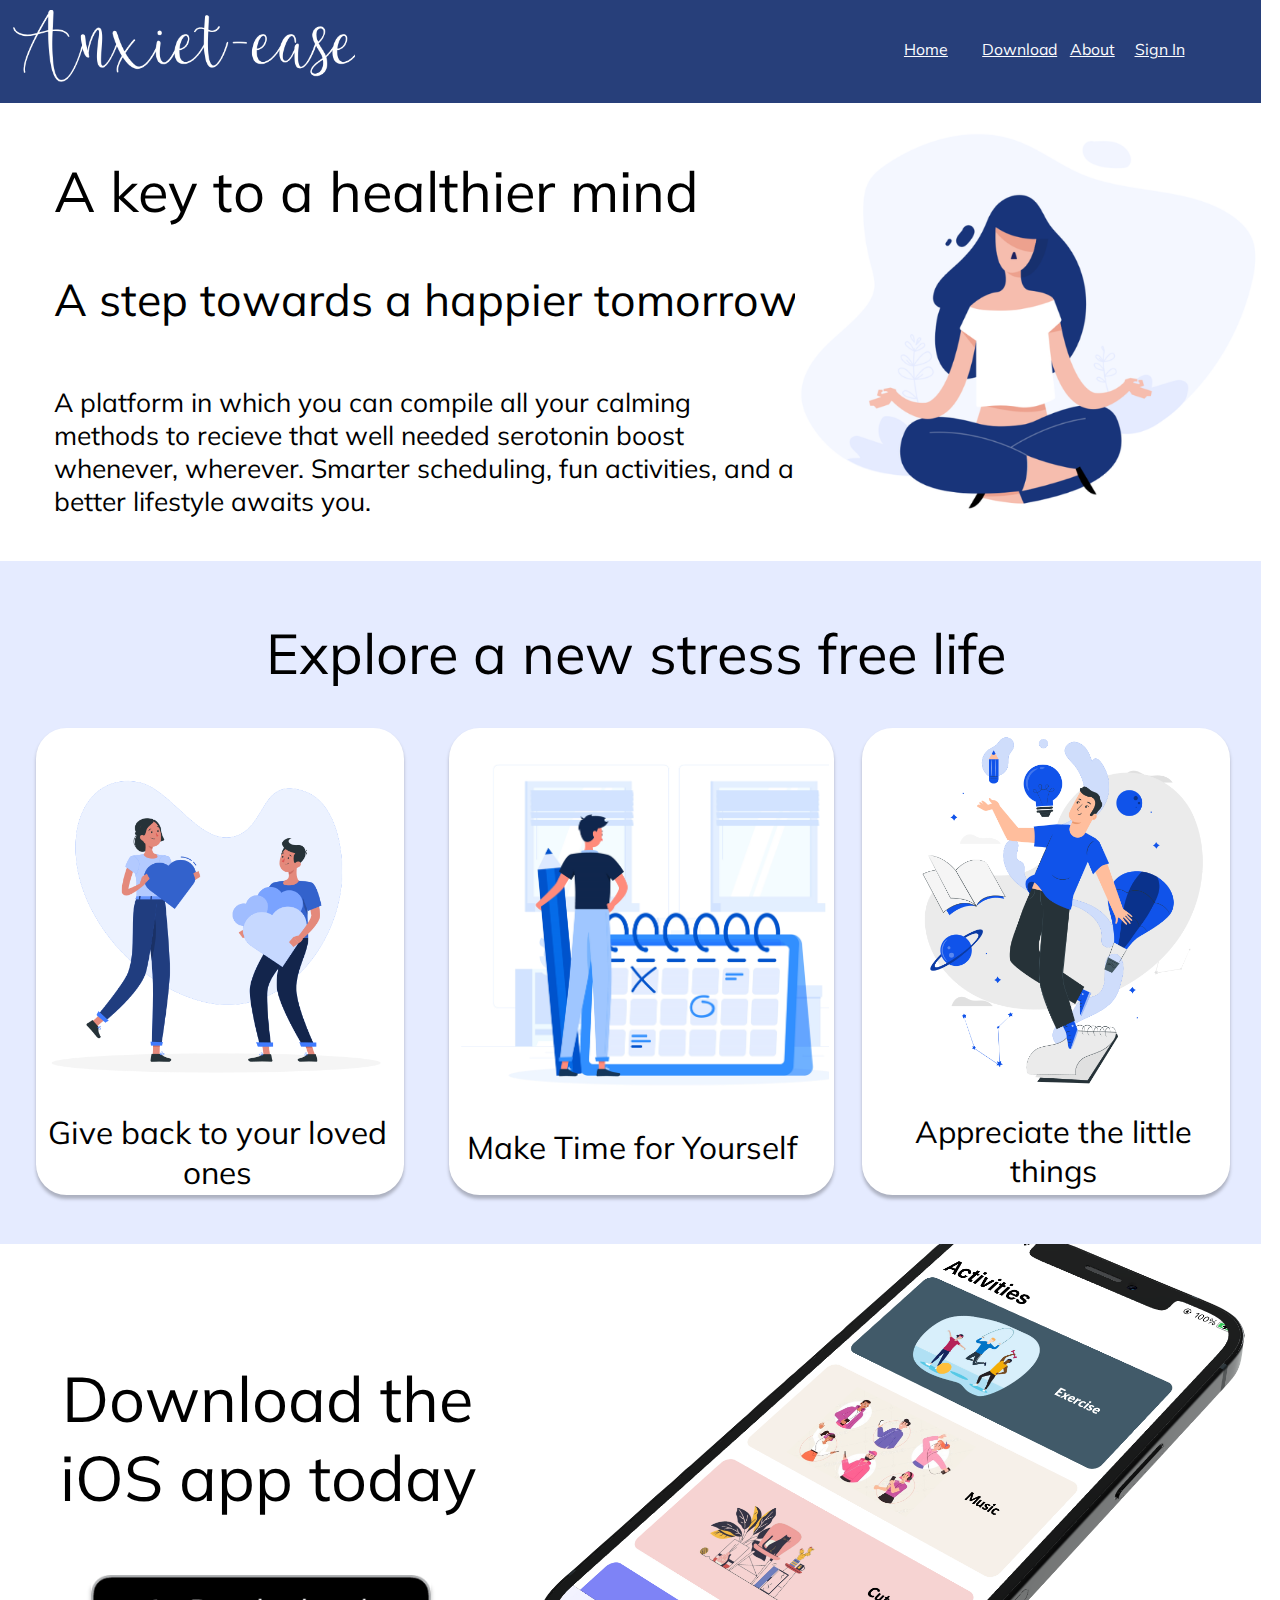
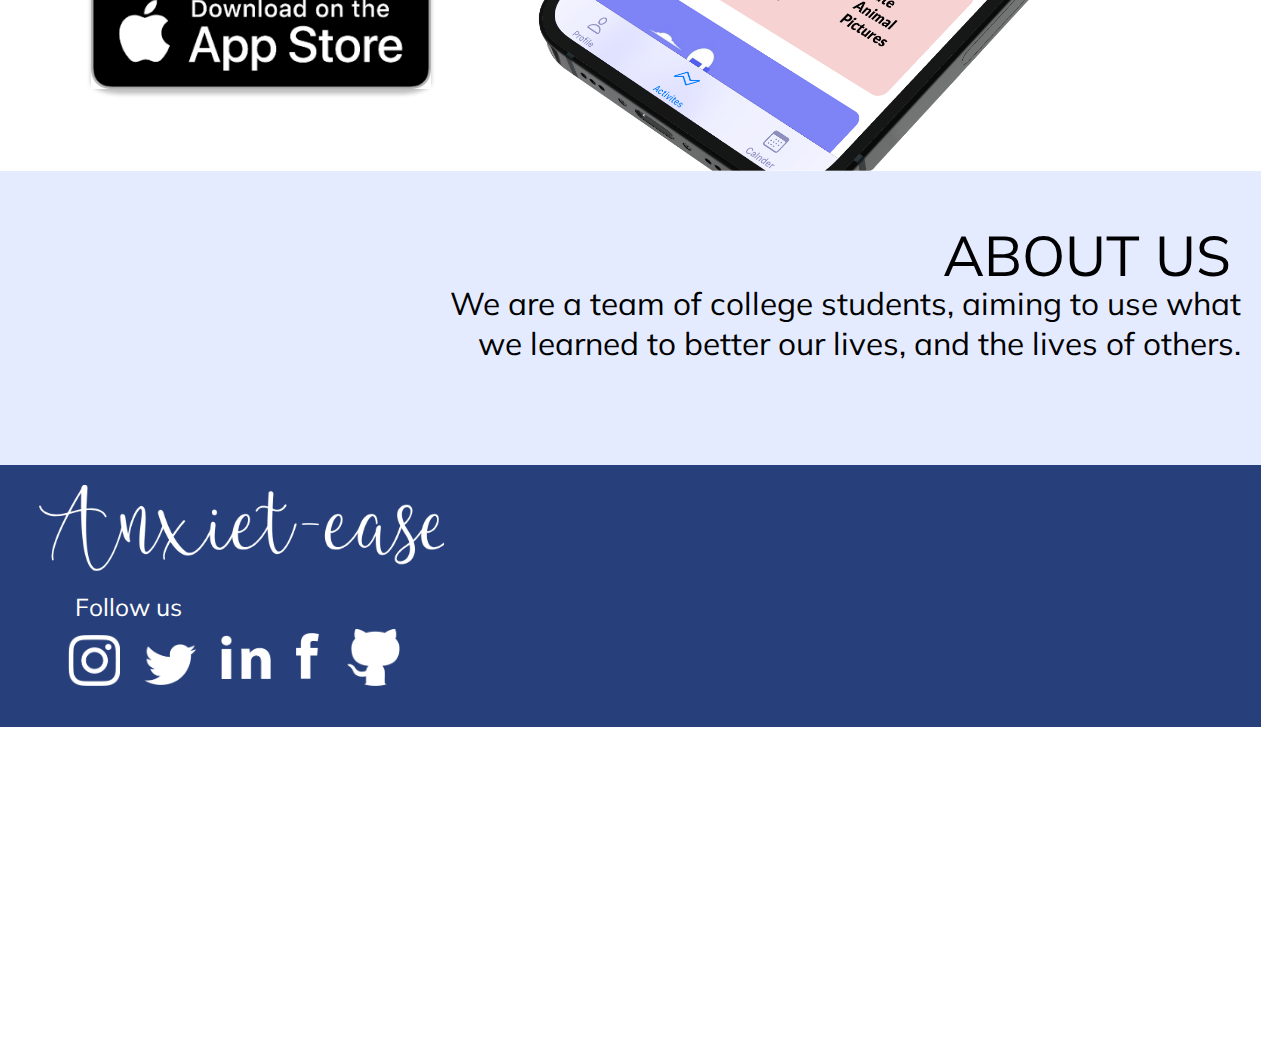
<file: index.html>
<html>  
    <head>
      <title>Home</title>
        <link rel="stylesheet" href="styles.css">
        <meta name="viewport" content="width=device-width, initial-scale=1.0">
        <link href="https://fonts.googleapis.com/css?family=Mulish&display=swap" rel="stylesheet" />
        <link href="https://fonts.googleapis.com/css?family=Manrope&display=swap" rel="stylesheet">
        <link href="https://fonts.googleapis.com/css?family=Heebo&display=swap" rel="stylesheet">
        <link href="https://fonts.googleapis.com/css?family=Roboto&display=swap" rel="stylesheet">
    </head>
    <body>
      <div class="All">
      <div class=e1_10></div>

        <div class=e28_581 id="footer">
          <div class="e14_337"></div>
          <div class=e14_386>
            <div class=e14_340>
              <div class="e14_341">
                <a href="https://www.youtube.com/watch?v=dQw4w9WgXcQ">
                <img class="fb" src="images/facebook.png" >
                </a>
              </div>
            </div>
            <div class=e14_344>
              <a href="https://www.youtube.com/watch?v=dQw4w9WgXcQ">
              <img class="ldin" src="images/linkedin.png">
              </a>
            </div>
            <div class=e14_352>
              <div class="e14_353">
                <a href="https://www.youtube.com/watch?v=dQw4w9WgXcQ">
                <img class="twt" src="images/twitter.png" >
                </a>
              </div>
            </div>
            <div class=e14_356>
              <div class=e14_357>
                <a href="https://www.youtube.com/watch?v=dQw4w9WgXcQ">
                <img class="ig" src="images/instagram.png" >
                </a>
              </div>
            </div>
            <div class="e14_365">
              <a href="https://www.youtube.com/watch?v=dQw4w9WgXcQ">
              <img class="git" src="images/github.png" >
              </a>
            </div><span  class="e20_186">Follow us</span>
          </div>
          <div class="e14_385"></div>
        </div>


        <div class=e14_221>
          <div class="e7_281"></div><span  class="e7_282">ABOUT US</span><span  class="e7_284">We are a team of college students, aiming to use what we learned to better our lives, and the lives of others.</span>
        </div>
        <div class=e14_219 id="downloadid">
          <div class=e19_204>
            <div class=e19_205>
              <a href="https://www.apple.com/app-store/">
              <img src="[data-uri]" alt="">
              </a>
            </div>
          </div><span   class="e14_216">Download the iOS app today</span>
          <div class="e24_193">
            <img class="iph" src="iphone.png" alt="epic iphone app">
          </div>
        </div>
        <div class=e14_336>
          <div class=e4_24>
            <div class="e7_275"></div>
            <div class="e27_200"></div>
            <div class="e4_22"></div>
            <div class="e30_201"></div>
            <div class="e4_21"></div>
            <div class="e30_202"></div>
            <div class="e4_23"></div>
          </div>
          <div class=e7_274><span  class="e7_273">Appreciate the little things</span><span  class="e7_20">Make Time for Yourself</span>
            <div class=e34_198><span  class="e7_19">Give back to your loved ones
      </span></div>
          </div><span  class="e4_25">Explore a new stress free life</span>
        </div>
        <div class=e1_52><span  class="e12_2">A key to a healthier mind <br>
      <p style="font-size:51px;">A step towards a happier tomorrow</p></span><span  class="e1_48">A platform in which you can compile all your calming methods to recieve that well needed serotonin boost whenever, wherever.  
      
      Smarter scheduling, fun activities, and a better lifestyle awaits you. </span>
          <div class="e4_11"></div>
        </div>
        <div class=e4_33>
          <div class="e4_3"></div>
          <div class=e12_2003>
            <div class="e12_2004"></div><a href="./about/about.html" class="e12_2005">About</a>
          </div>
          <div class=e1_41>
            <div class=e1_37>
              <div class="e1_38"></div><a href="index.html#downloadid" class="e1_39">Download</a>
            </div>
          </div>
          <div class=e1_36>
            <div class="e1_32"></div>
            <a href="index.html" class="e1_33">Home</a>
          </div>
          <div class=e9_11>
            <div class="e9_8"></div><a href="sign-up/signup.html" class="e9_12">Sign In</a>
          </div>
          <div class="e4_7"></div>
        </div>
      </div>
    </div>
      <script src="https://ajax.googleapis.com/ajax/libs/jquery/3.6.0/jquery.min.js"></script>
    </body>
</html>
</file>
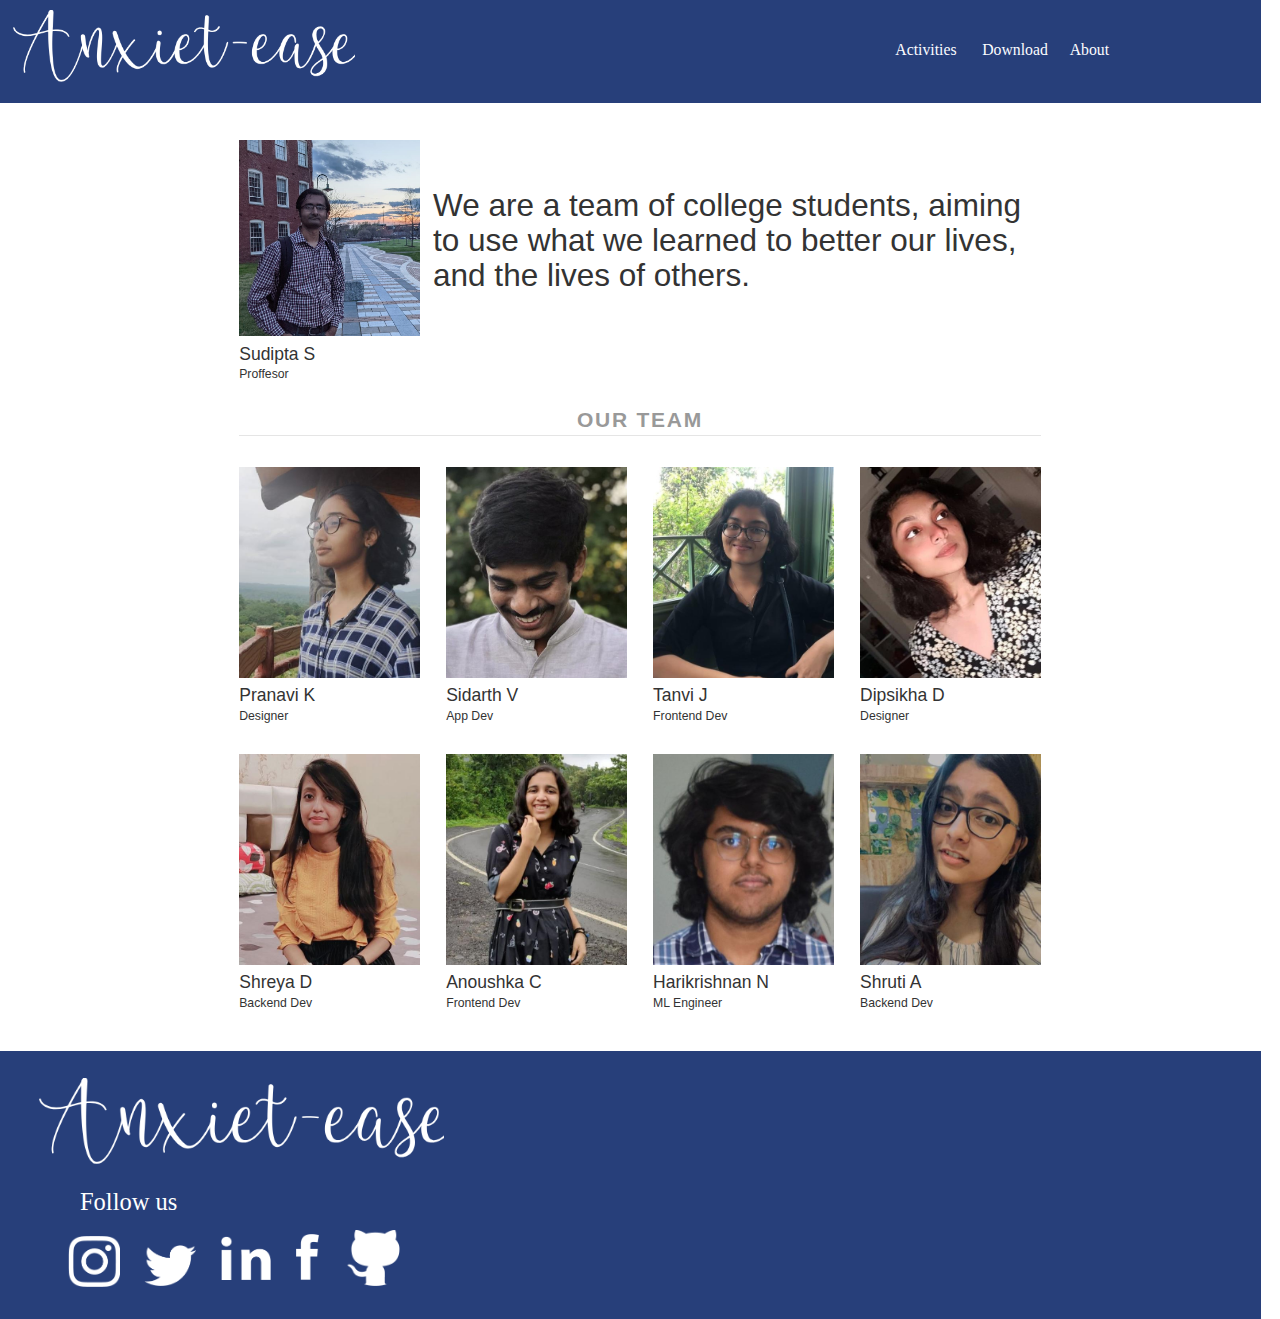
<file: about/about.html>
<html lang="en">
    <head>
        <meta charset="UTF-8">
        <meta http-equiv="X-UA-Compatible" content="IE=edge">
        <meta name="viewport" content="width=device-width, initial-scale=1.0">
        <title>Document</title>
        <link rel="stylesheet" href="about.css">
        <link href="//maxcdn.bootstrapcdn.com/bootstrap/3.3.0/css/bootstrap.min.css" rel="stylesheet" id="bootstrap-css">
    <script src="//maxcdn.bootstrapcdn.com/bootstrap/3.3.0/js/bootstrap.min.js"></script>
    <script src="//code.jquery.com/jquery-1.11.1.min.js"></script>
    </head>
    <body>
    

      <!-- header -->
      <div class=e33_382>
        <div class="ei33_382_4_3"></div>
        <div class=ei33_382_12_2003>
          <div class="ei33_382_12_2004"></div><a href="../about/about.html" class="ei33_382_12_2005">About</a>
        </div>
        <div class=ei33_382_1_41>
          <div class=ei33_382_1_37>
            <div class="ei33_382_1_38"></div><a href="../index.html#downloadid" class="ei33_382_1_39">Download</a>
          </div>
        </div>
        <div class=ei33_382_1_36>
          <div class="ei33_382_1_32"></div><a href="../activities/activities.html" class="ei33_382_1_33">Activities</a>
        </div>
        <div class="ei33_382_4_7"></div>
      </div>
      <!-- header end -->

    
    <link rel="stylesheet" href="https://maxcdn.bootstrapcdn.com/font-awesome/4.5.0/css/font-awesome.min.css">
    <section class="team">
      <div class="container">
        <br><br><br>
        <div class="row">
          <div class="col-md-10 col-md-offset-1">

            <div class="col-lg-3 col-md-3 col-sm-4 col-xs-12 profile">
              <div class="img-box">
                <img src="./sir.png" class="img-responsive">
                <ul class="text-center">
                  <a href="#"><li><i class="fa fa-facebook"></i></li></a>
                  <a href="#"><li><i class="fa fa-twitter"></i></li></a>
                  <a href="#"><li><i class="fa fa-linkedin"></i></li></a>
                </ul>
              </div>
              <h1>Sudipta S</h1>
              <h2>Proffesor</h2>
            </div>
            <br><br><br>
            <h1>We are a team of college students, aiming to use what we learned to better our lives, and the lives of others.</h1>

            <div class="col-lg-12">
              <h3 class="description">OUR TEAM</h3>
              <div class="row pt-md">
                <div class="col-lg-3 col-md-3 col-sm-4 col-xs-12 profile">
                  <div class="img-box">
                    <img src="./images/pranavi.jpg" class="img-responsive">
                    <ul class="text-center">
                      <a href="#"><li><i class="fa fa-instagram"></i></li></a>
                      <a href="#"><li><i class="fa fa-facebook"></i></li></a>
                      <a href="#"><li><i class="fa fa-linkedin"></i></li></a>
                    </ul>
                  </div>
                  <h1>Pranavi K</h1>
                  <h2>Designer</h2>
                </div>
                <div class="col-lg-3 col-md-3 col-sm-4 col-xs-12 profile">
                  <div class="img-box">
                    <img src="./images/sid.jpg" class="img-responsive">
                    <ul class="text-center">
                      <a href="#"><li><i class="fa fa-instagram"></i></li></a>
                      <a href="#"><li><i class="fa fa-facebook"></i></li></a>
                      <a href="#"><li><i class="fa fa-linkedin"></i></li></a>
                    </ul>
                  </div>
                  <h1>Sidarth V</h1>
                  <h2>App Dev</h2>

                </div>
                <div class="col-lg-3 col-md-3 col-sm-4 col-xs-12 profile">
                  <div class="img-box">
                    <img src="./images/tanvi.jpg" class="img-responsive">
                    <ul class="text-center">
                      <a href="#"><li><i class="fa fa-instagram"></i></li></a>
                      <a href="#"><li><i class="fa fa-facebook"></i></li></a>
                      <a href="#"><li><i class="fa fa-linkedin"></i></li></a>
                    </ul>
                  </div>
                  <h1>Tanvi J</h1>
                  <h2>Frontend Dev</h2>

                </div>
                <div class="col-lg-3 col-md-3 col-sm-4 col-xs-12 profile">
                  <div class="img-box">
                    <img src="./images/dip.jpg" class="img-responsive">
                    <ul class="text-center">
                      <a href="#"><li><i class="fa fa-instagram"></i></li></a>
                      <a href="#"><li><i class="fa fa-facebook"></i></li></a>
                      <a href="#"><li><i class="fa fa-linkedin"></i></li></a>
                    </ul>
                  </div>
                  <h1>Dipsikha D</h1>
                  <h2>Designer</h2>

                </div>
                <div class="col-lg-3 col-md-3 col-sm-4 col-xs-12 profile">
                  <div class="img-box">
                    <img src="./images/shreya.jpg" class="img-responsive">
                    <ul class="text-center">
                      <a href="#"><li><i class="fa fa-instagram"></i></li></a>
                      <a href="#"><li><i class="fa fa-facebook"></i></li></a>
                      <a href="#"><li><i class="fa fa-linkedin"></i></li></a>
                    </ul>
                  </div>
                  <h1>Shreya D</h1>
                  <h2>Backend Dev</h2>

                </div>
                <div class="col-lg-3 col-md-3 col-sm-4 col-xs-12 profile">
                  <div class="img-box">
                    <img src="./images/anoushka.jpg" class="img-responsive">
                    <ul class="text-center">
                      <a href="#"><li><i class="fa fa-instagram"></i></li></a>
                      <a href="#"><li><i class="fa fa-facebook"></i></li></a>
                      <a href="#"><li><i class="fa fa-linkedin"></i></li></a>
                    </ul>
                  </div>
                  <h1>Anoushka C</h1>
                  <h2>Frontend Dev</h2>

                </div>
                <div class="col-lg-3 col-md-3 col-sm-4 col-xs-12 profile">
                  <div class="img-box">
                    <img src="./images/hari.jpg" class="img-responsive">
                    <ul class="text-center">
                      <a href="#"><li><i class="fa fa-instagram"></i></li></a>
                      <a href="#"><li><i class="fa fa-facebook"></i></li></a>
                      <a href="#"><li><i class="fa fa-linkedin"></i></li></a>
                    </ul>
                  </div>
                  <h1>Harikrishnan N</h1>
                  <h2>ML Engineer</h2>

                </div>
                <div class="col-lg-3 col-md-3 col-sm-4 col-xs-12 profile">
                  <div class="img-box">
                    <img src="./images/shruti.jpg" class="img-responsive">
                    <ul class="text-center">
                      <a href="#"><li><i class="fa fa-instagram"></i></li></a>
                      <a href="#"><li><i class="fa fa-facebook"></i></li></a>
                      <a href="#"><li><i class="fa fa-linkedin"></i></li></a>
                    </ul>
                  </div>
                  <h1>Shruti A</h1>
                  <h2>Backend Dev</h2>

                </div>
                <!-- <div class="col-lg-3 col-md-3 col-sm-4 col-xs-12 profile">
                  <div class="img-box">
                    <img src="./sir.png" class="img-responsive">
                    <ul class="text-center">
                      <a href="#"><li><i class="fa fa-facebook"></i></li></a>
                      <a href="#"><li><i class="fa fa-twitter"></i></li></a>
                      <a href="#"><li><i class="fa fa-linkedin"></i></li></a>
                    </ul>
                  </div>
                  <h1>Sudipta S</h1>
                  <h2>Proffesor</h2>
                </div>
                
                <h1 class="message">The team that made this possible!</h1> -->
                
              </div>
            </div>
          </div>
        </div>
      </div>
    </section>


    <!-- footer -->
    <div id="footer" class="e28_632">
      <div class="e33_454"></div>


      <div class=e33_455>
        <span class="e33_473">Follow us</span>
        <div class=e33_456>
          <div class="e33_457">
            <a href="https://www.youtube.com/watch?v=dQw4w9WgXcQ">
            <img class="fb" src="images/facebook.png" >
            </a>
          </div>
        </div>
        <div class=e33_458>
          <a href="https://www.youtube.com/watch?v=dQw4w9WgXcQ">
          <img class="ldin" src="images/linkedin.png">
          </a>

        </div>
        <div class=e33_463>
          <div class="e33_464">
            <a href="https://www.youtube.com/watch?v=dQw4w9WgXcQ">
            <img class="twt" src="images/twitter.png" >
            </a>
          </div>
        </div>
        <div class=e33_465>
          <div class=e33_466>
            <a href="https://www.youtube.com/watch?v=dQw4w9WgXcQ">
            <img class="ig" src="images/instagram.png" >
            </a>
          </div>
        </div>
        <div class="e33_472">
          <a href="https://www.youtube.com/watch?v=dQw4w9WgXcQ">
          <img class="git" src="images/github.png" >
          </a>
        </div>
      </div>
      <div class="e33_474"></div>
    </div>



    </body>
    </html>
</file>
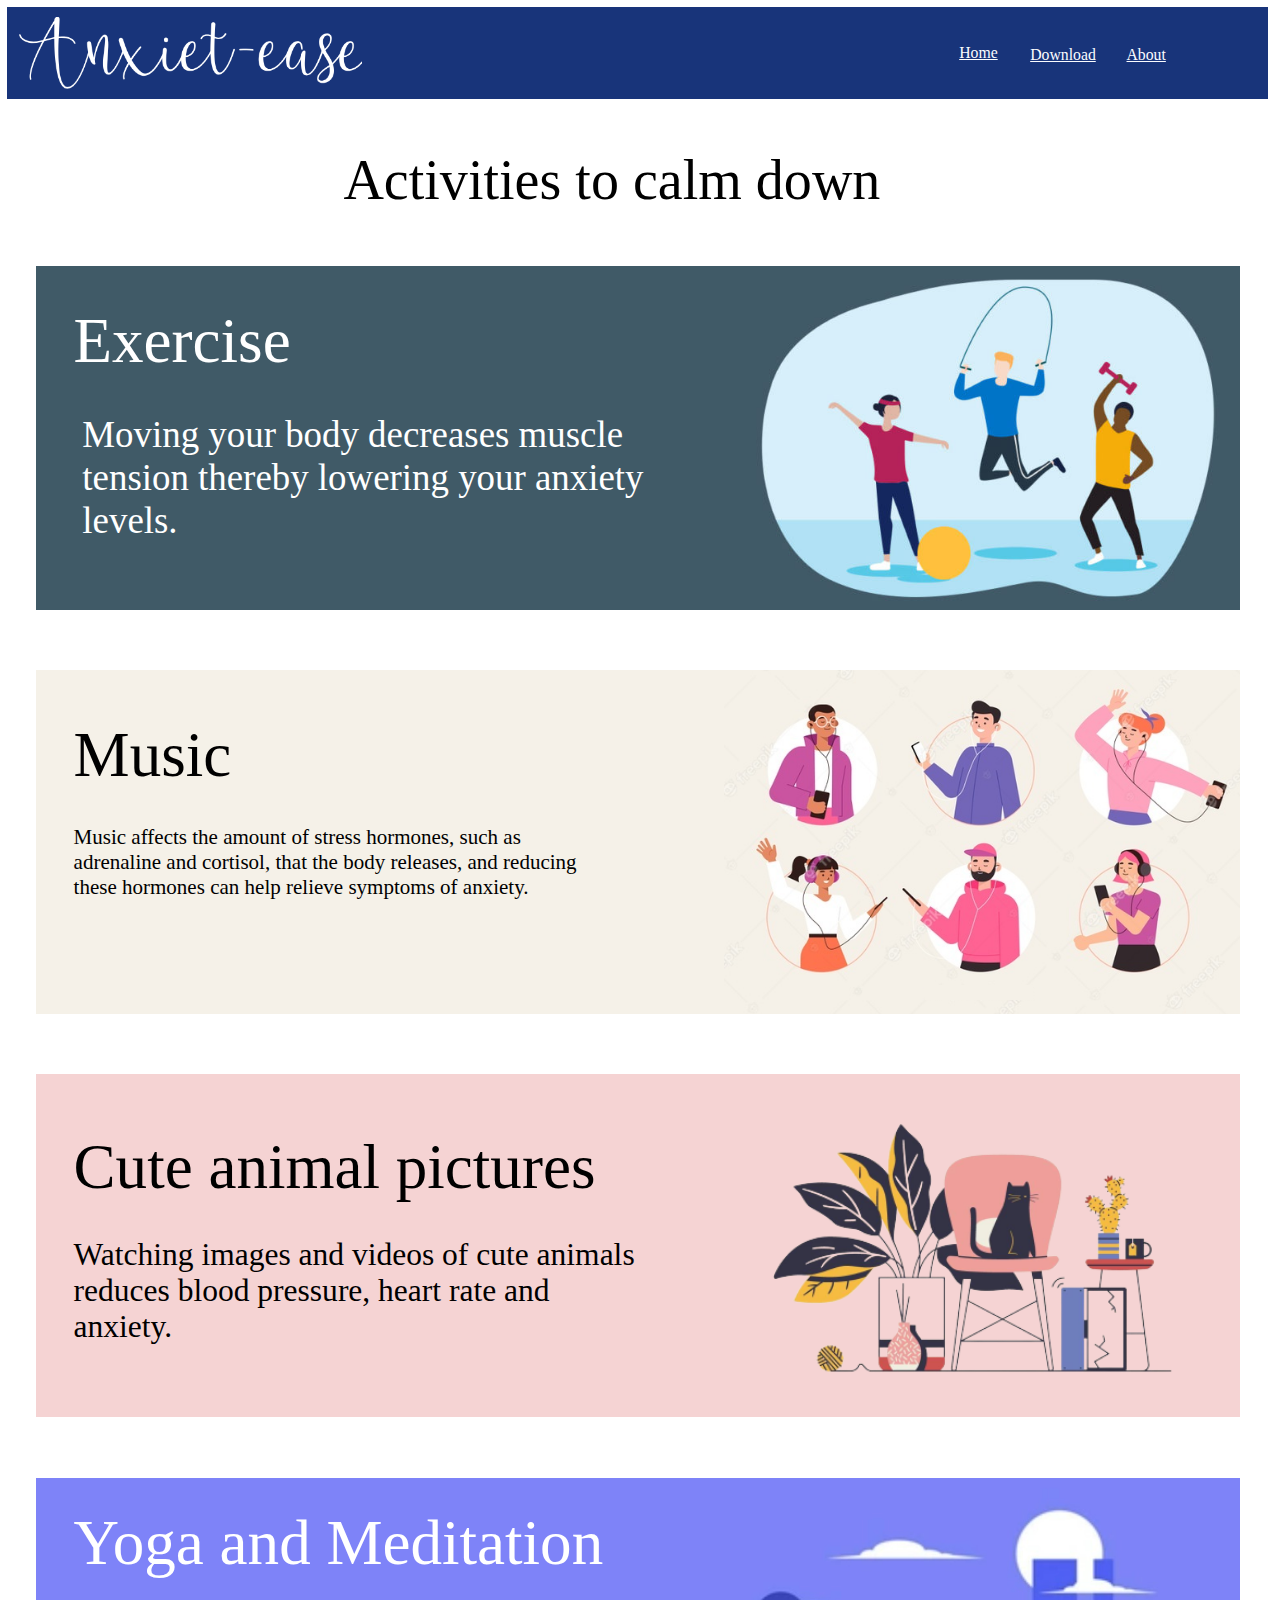
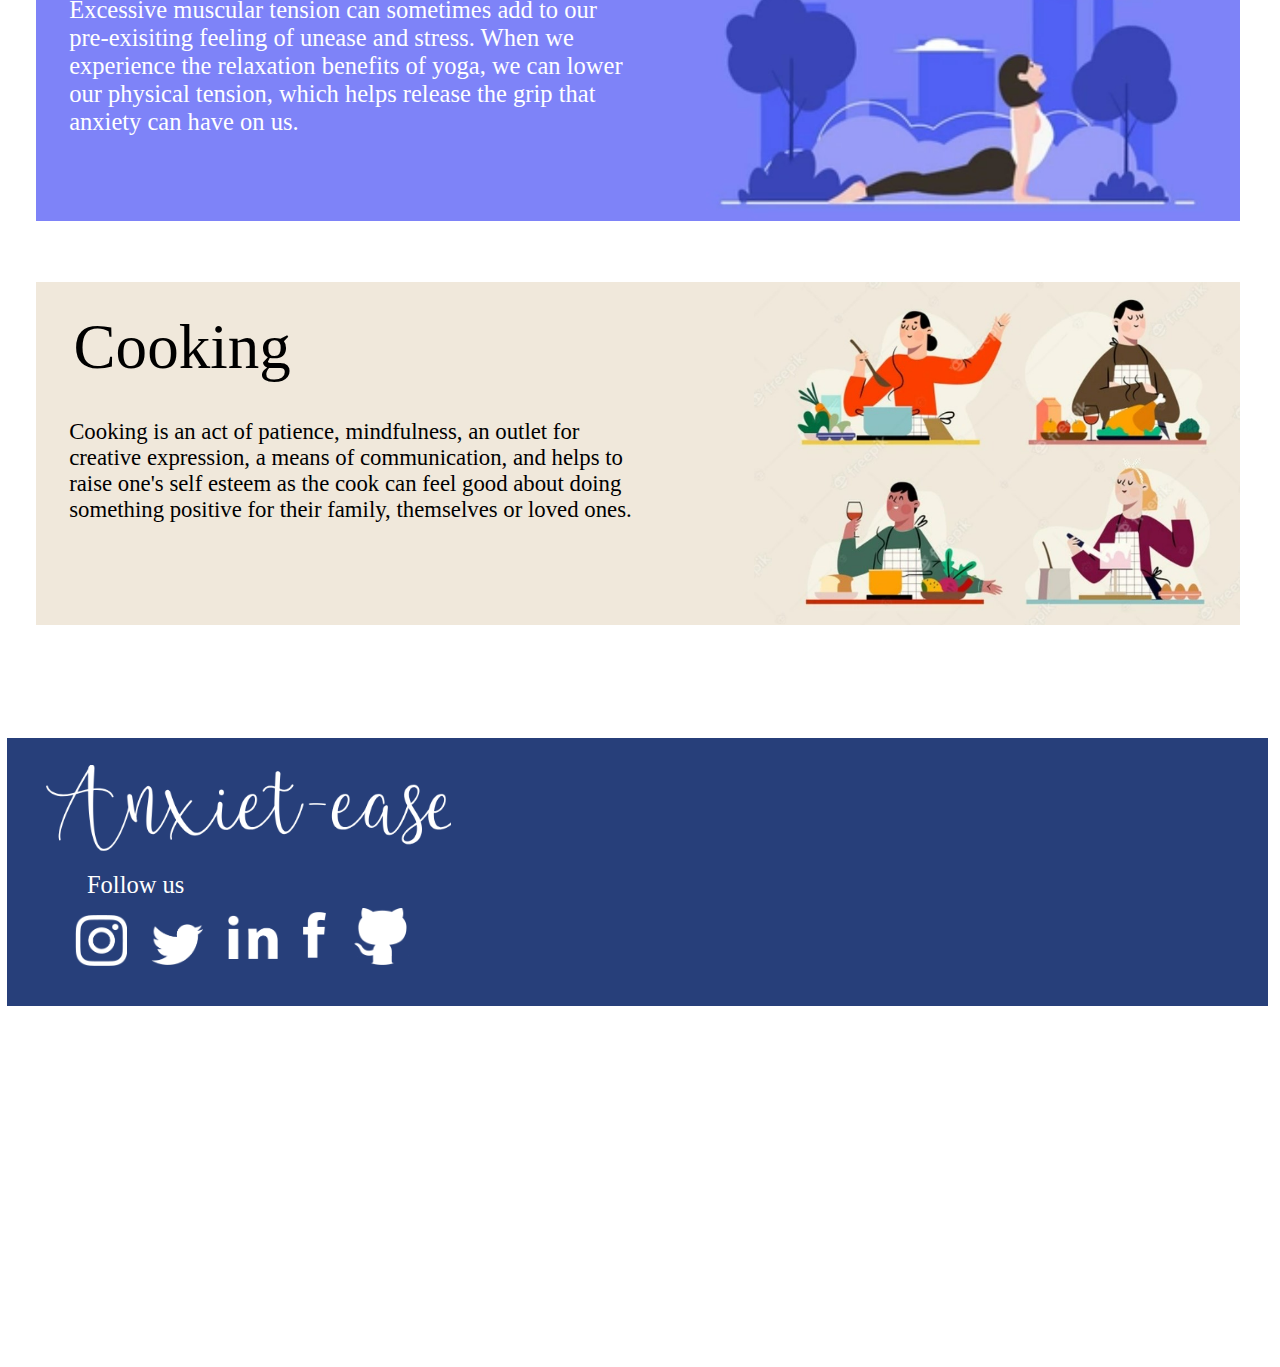
<file: activities/activities.html>
<html>
    <head>
        <title>Activities</title>
        <link rel="stylesheet" href="activities.css">
    </head>

    <body>
        <div class=e9_16>

          <div id="footer" class=e28_631>
            <div class="e9_754"></div>
            <div class=e9_755>
              <div class=e9_756>
                <div class="e9_757">
                  <a href="https://www.youtube.com/watch?v=dQw4w9WgXcQ">
                    <img class="fb" src="images/facebook.png">
                  </a>
                </div>
              </div>
              <div class=e9_758>
                <a href="https://www.youtube.com/watch?v=dQw4w9WgXcQ">
                <img class="ldin" src="images/linkedin.png">
              </a>
              </div>
              <div class=e9_763>
                <div class="e9_764">
                  <a href="https://www.youtube.com/watch?v=dQw4w9WgXcQ">
                    <img class="twt" src="images/twitter.png">
                  </a>
                </div>
              </div>
              <div class=e9_765>
                <div class=e9_766>
                  <a href="https://www.youtube.com/watch?v=dQw4w9WgXcQ">
                    <img class="ig" src="images/instagram.png">
                  </a>
                </div>
          
              </div>
              <div class="e9_772">
                <a href="https://www.youtube.com/watch?v=dQw4w9WgXcQ">
                  <img class="git" src="images/github.png">
                </a>
              </div><span class="e9_773">Follow us</span>
            </div>
            <div class="e9_774"></div>
          </div>


            <div class=e9_384>
              <div class=e9_383>
                <a href="../exercise/exercise.html">
                <div id="ex" class=e9_334>
                  <div class="e9_270"></div>
                  <div class="e9_331"></div><span  class="e9_332">Moving your body decreases muscle tension thereby lowering your anxiety levels.</span><span  class="e9_330">Exercise</span>
                </div>
                </a>
                <a href="../music/music.html">
                <div id="music" class=e9_377>
                  <div class="e9_271"></div><span  class="e9_366">Music</span>
                  <div class="e9_374"></div><span  class="e9_367">Music affects the amount of stress hormones, such as adrenaline and cortisol, that the body releases, and reducing these hormones can help relieve symptoms of anxiety.</span>
                  <div class="e9_375"></div>
                </div>
                </a>
                <a href="../animals/animals.html">
                <div class=e9_381>
                  <div id="animalpics" class="e9_272"></div><span  class="e9_368">Watching images and videos of cute animals reduces blood pressure, heart rate and anxiety.</span><span  class="e9_369">Cute animal pictures</span>
                  <div class="e9_382"></div>
                </div>
                </a>
                <a href="../yoga/yoga.html">
                <div id="yoga" class=e9_378>
                  <div class="e9_273"></div><span  class="e9_370">Excessive muscular tension can sometimes add to our pre-exisiting feeling of unease and stress. When we experience the relaxation benefits of yoga, we can lower our physical tension, which helps release the grip that anxiety can have on us.</span>
                  <div class="e9_376"></div><span  class="e9_371">Yoga and Meditation</span>
                </div>
                </a>
                <a href="../cooking/cooking.html">
                <div id="cooking" class=e9_380>
                  <div class="e9_274"></div>
                  <div class="e9_379"></div><span  class="e9_372">Cooking is an act of patience, mindfulness, an outlet for creative expression, a means of communication, and helps to raise one's self esteem as the cook can feel good about doing something positive for their family, themselves or loved ones.</span><span  class="e9_373">Cooking</span>
                </div>
                </a>
              </div><span  class="e9_276">Activities to calm down
          </span>
            </div>
            <div class=e88_283>
              <div class="e14_169"></div>
              <div class=e14_170>
                <div class="e14_171"></div><a href="../about/about.html" class="e14_172">About</a>
              </div>
              <div class=e14_173>
                <div class=e14_174>
                  <div class="e14_175"></div><a href="../index.html#downloadid" class="e14_176">Download</a>
                </div>
              </div>
              <div class=e14_177>
                <div class="e14_178"></div><a href="../profile/profile.html" class="e14_179">Home</a>
              </div>
              <div class="e14_183"></div>
              <div class=e88_284>
                <div class="e88_285"></div><span  class="e88_286"></span>
              </div>
            </div>
          </div>
    </body>
</html>
</file>
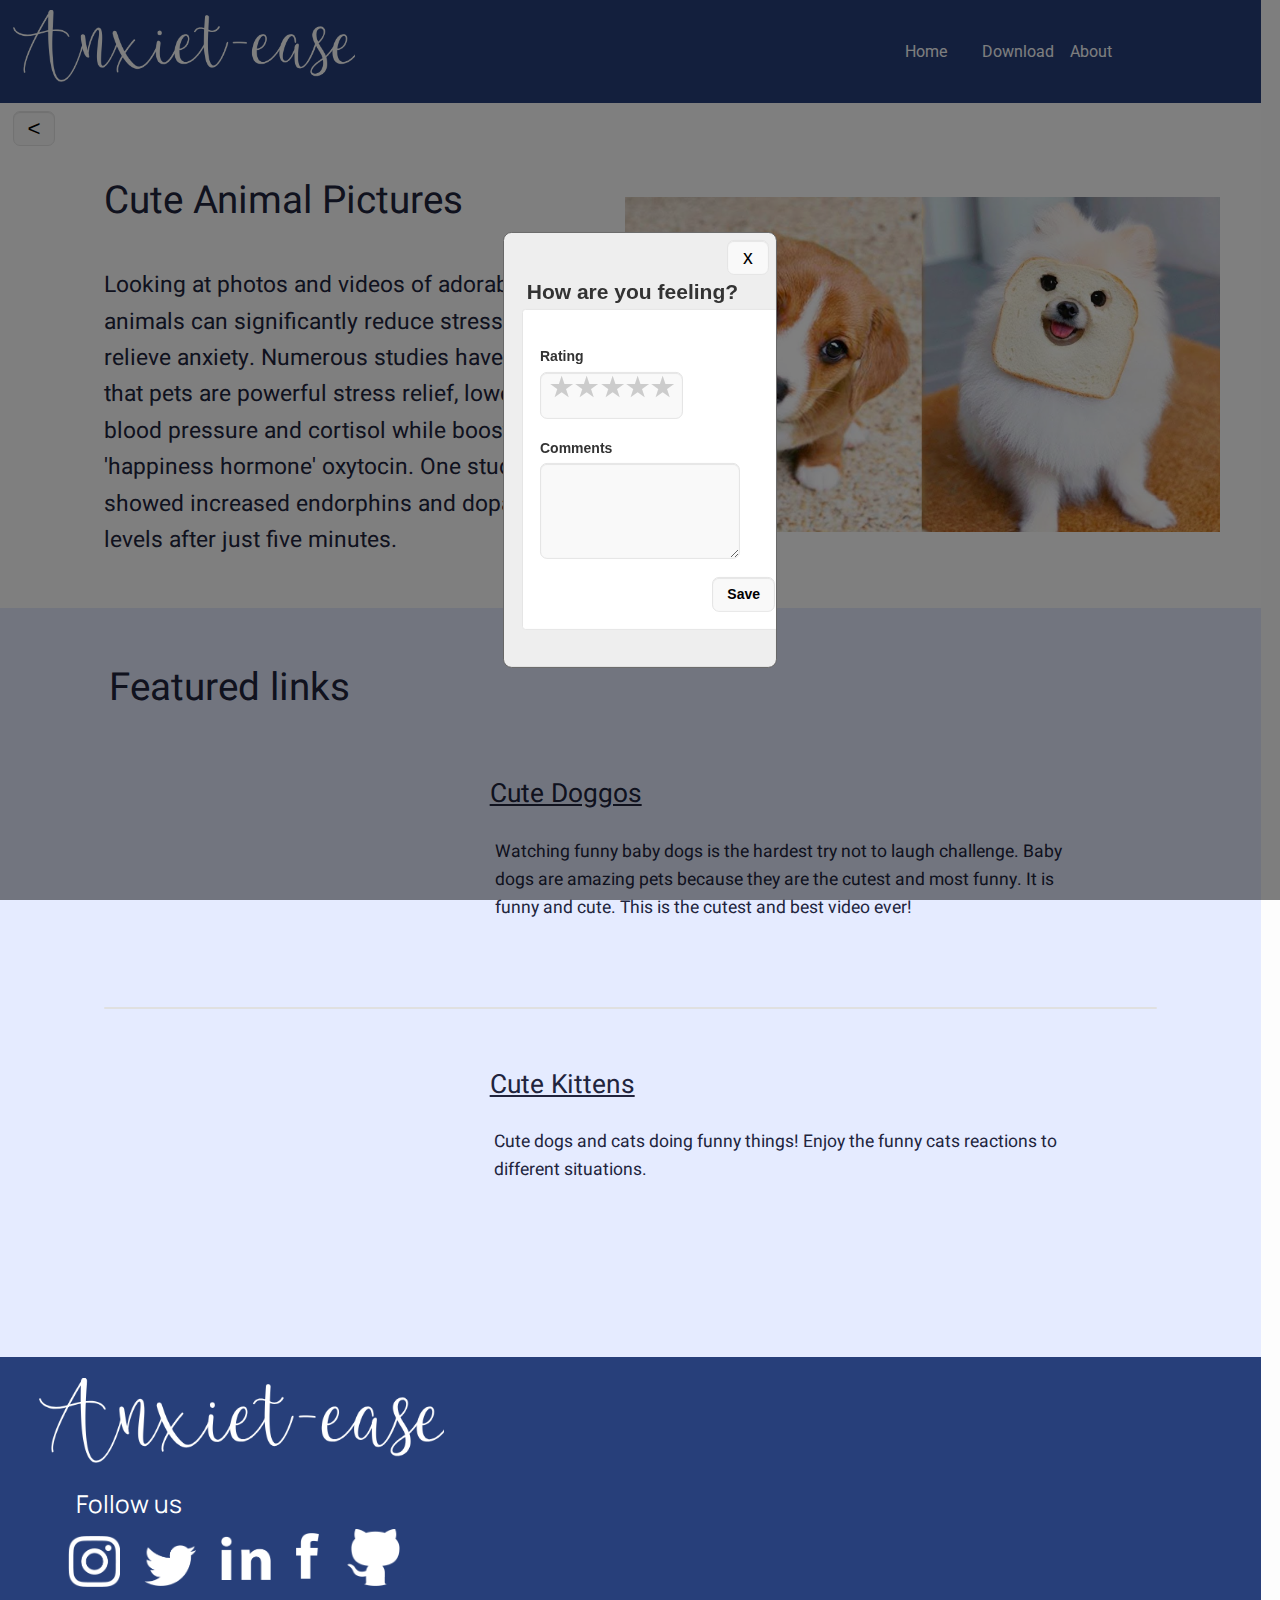
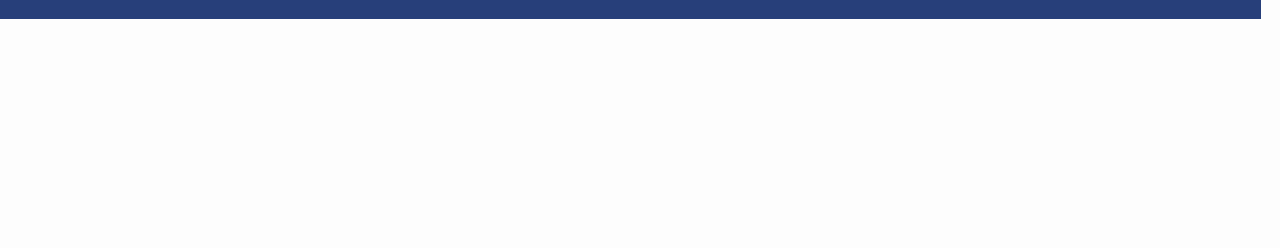
<file: animals/animals.html>
<html lang="en">
  <head>
    <style>
      #myImg {
        border-radius: 5px;
        cursor: pointer;
        transition: 0.3s;
      }
  
      #myImg:hover {
        opacity: 0.7;
      }
  
      /* The Modal (background) */
      .modal {
        display: none;
        /* Hidden by default */
        position: fixed;
        /* Stay in place */
        z-index: 1;
        /* Sit on top */
        padding-top: 100px;
        /* Location of the box */
        left: 0;
        top: 0;
        width: 100%;
        /* Full width */
        height: 100%;
        /* Full height */
        overflow: auto;
        /* Enable scroll if needed */
        background-color: rgb(0, 0, 0);
        /* Fallback color */
        background-color: rgba(0, 0, 0, 0.9);
        /* Black w/ opacity */
      }
  
      /* Modal Content (image) */
      .modal-content {
        margin: auto;
        display: block;
        width: 80%;
        max-width: 700px;
      }
  
      /* Caption of Modal Image */
      #caption {
        margin: auto;
        display: block;
        width: 80%;
        max-width: 700px;
        text-align: center;
        color: #ccc;
        padding: 10px 0;
        height: 150px;
      }
  
      /* Add Animation */
      .modal-content,
      #caption {
        -webkit-animation-name: zoom;
        -webkit-animation-duration: 0.6s;
        animation-name: zoom;
        animation-duration: 0.6s;
      }
  
      @-webkit-keyframes zoom {
        from {
          -webkit-transform: scale(0)
        }
  
        to {
          -webkit-transform: scale(1)
        }
      }
  
      @keyframes zoom {
        from {
          transform: scale(0)
        }
  
        to {
          transform: scale(1)
        }
      }
  
      /* The Close Button */
      .close8 {
        position: absolute;
        top: 15px;
        right: 35px;
        color: #f1f1f1;
        font-size: 40px;
        font-weight: bold;
        transition: 0.3s;
      }
  
      .close8:hover,
      .close8:focus {
        color: #bbb;
        text-decoration: none;
        cursor: pointer;
      }
    </style>
    <meta charset="utf-8" />
    <link href="https://fonts.googleapis.com/css?family=Mulish&display=swap" rel="stylesheet" />
    <title>Cute Animal Pictures</title>
    
    <link
      href="https://fonts.googleapis.com/css?family=Manrope&display=swap"
      rel="stylesheet"
    />
    <link
      href="https://fonts.googleapis.com/css?family=Heebo&display=swap"
      rel="stylesheet"
    />
    <link
      href="https://fonts.googleapis.com/css?family=Roboto&display=swap"
      rel="stylesheet"
    />

    <link rel="stylesheet" href="animals.css" />

    
  </head>

  <body>
    <div class="e33_398">
      <div class="e88_344">
        <div class="e33_400"></div>
        <div class="e33_401">
          <div class="e33_402"><div class="e33_403">
            <a href="https://www.youtube.com/watch?v=dQw4w9WgXcQ">
                <img class="fb" src="images/facebook.png">
            </a>
          </div></div>
          <div class="e33_404">
            <a href="https://www.youtube.com/watch?v=dQw4w9WgXcQ">
                <img class="ldin" src="images/linkedin.png">
              </a>
          </div>
          <div class="e33_409"><div class="e33_410">
            <a href="https://www.youtube.com/watch?v=dQw4w9WgXcQ">
                <img class="twt" src="images/twitter.png">
            </a>
          </div></div>
          <div class="e33_411">
            <a href="https://www.youtube.com/watch?v=dQw4w9WgXcQ">
                <img class="ig" src="images/instagram.png">
            </a>
          </div>
          <div class="e33_418">
            <a href="https://www.youtube.com/watch?v=dQw4w9WgXcQ">
              <img class="git" src="images/github.png" alt="">
            </a>
          </div>
          <span class="e33_419">Follow us</span>
        </div>
        <div class="e33_420"></div>
      </div>
      <div class="e33_421">
        
        <div class="e33_422"></div>
        <a href="https://www.youtube.com/watch?v=_u_bdjPsj5U" class="e33_423"><u>Cute Kittens</u></a>
          <span class="e33_424">Cute dogs and cats doing funny things! Enjoy the funny cats reactions to different situations.</span>
        <div class="e33_425"></div>
        <div class="e33_426"></div>
        <div class="ee33_425"></div>
        <a href="https://www.youtube.com/watch?v=WNOBl1mtsMY" class="e33_427"><u>Cute Doggos</u></a>
        <span class="e33_428">Watching funny baby dogs is the hardest try not to laugh challenge. Baby dogs are amazing pets because they are the cutest and most funny. It is funny and cute. This is the cutest and best video ever!   </span
        ><span class="e33_430">Featured links</span>
      </div>
      <div class="e33_431">
        <div class="e33_432"></div>
        <span class="e33_434"
          >Looking at photos and videos of adorable animals can significantly
          reduce stress and relieve anxiety. Numerous studies have proven that
          pets are powerful stress relief, lowering blood pressure and cortisol
          while boosting 'happiness hormone' oxytocin. One study showed
          increased endorphins and dopamine levels after just five
          minutes.</span
        ><span class="e33_435">Cute Animal Pictures</span>
        <div class="e9_880"></div>
        <div class="e58_282">
          
          <!-- AAAAAAAAAAAAAAAAAAAAAAAAAAAAAAAAAAAAAA -->



        <button id="review-add-btn" aria-label="add review" title="Add Review"></button>
        <div id="modal" role="dialog" aria-modal="true" aria-labelledby="add-review-header" class="">
          <button class="close-btn" aria-label="close" title="Close">x</button>
          <div id="review-form-container">
            <h2 id="add-review-header">How are you feeling?</h2>
            <form id="review-form">
              <div class="fieldset">
                <!-- <label for="reviewName">Name</label> -->
                <!-- <input name="reviewName" id="reviewName" required=""> -->
              </div>
              <div class="fieldset">
                <label>Rating</label>
                <div class="rate">
                  <input type="radio" id="star5" name="rate" value="5" onkeydown="navRadioGroup(event)"
                    onfocus="setFocus(event)" required="">
                  <label for="star5" title="5 stars">5 stars</label>
                  <input type="radio" id="star4" name="rate" value="4" onkeydown="navRadioGroup(event)">
                  <label for="star4" title="4 stars">4 stars</label>
                  <input type="radio" id="star3" name="rate" value="3" onkeydown="navRadioGroup(event)">
                  <label for="star3" title="3 stars">3 stars</label>
                  <input type="radio" id="star2" name="rate" value="2" onkeydown="navRadioGroup(event)">
                  <label for="star2" title="2 stars">2 stars</label>
                  <input type="radio" id="star1" value="1"
                    onkeydown="navRadioGroup(event)" onfocus="setFocus(event)">
                  <label for="star1" title="1 star">1 star</label>
                </div>
              </div>

              <div class="fieldset">
                <label for="reviewComments">Comments</label>
                <textarea name="reviewComments" id="reviewComments" cols="20" rows="5" ></textarea>
              </div>
              <div class="fieldset right">
                <button id="submit-review-btn">
                  <a href="../activities/activities.html">Save</a> 
                </button>
              </div>
            </form>
          </div>
        </div>
        <div class="modal-overlay"></div>


        <script>
          let focusedElementBeforeModal;
          const modal = document.getElementById('modal');
          const modalOverlay = document.querySelector('.modal-overlay');

          window.onload = () => {
            const addReview = document.getElementById('review-add-btn');
            addReview.id = 'review-add-btn';
            addReview.innerHTML = '<';
            addReview.setAttribute('aria-label', 'add review');
            addReview.title = 'Add Review';
            addReview.addEventListener('click', openModal);
            addReview.click();
          }

          const openModal = () => {
            // Save current focus
            focusedElementBeforeModal = document.activeElement;

            // Listen for and trap the keyboard
            modal.addEventListener('keydown', trapTabKey);

            // Listen for indicators to close the modal
            modalOverlay.addEventListener('click', closeModal);
            // Close btn
            const closeBtn = document.querySelector('.close-btn');
            closeBtn.addEventListener('click', closeModal);

            // submit form
            const form = document.getElementById('review-form');
            form.addEventListener('submit', submitAddReview, false);

            // Find all focusable children
            var focusableElementsString = 'a[href], area[href], input:not([disabled]), select:not([disabled]), textarea:not([disabled]), button:not([disabled]), iframe, object, embed, [tabindex="0"], [contenteditable]';
            var focusableElements = modal.querySelectorAll(focusableElementsString);
            // Convert NodeList to Array
            focusableElements = Array.prototype.slice.call(focusableElements);

            var firstTabStop = focusableElements[0];
            var lastTabStop = focusableElements[focusableElements.length - 1];

            // Show the modal and overlay
            modal.classList.add('show');
            modalOverlay.classList.add('show');

            // Focus first child
            // firstTabStop.focus();
            const reviewName = document.getElementById('reviewName');
            reviewName.focus();

            function trapTabKey(e) {
              // Check for TAB key press
              if (e.keyCode === 9) {

                // SHIFT + TAB
                if (e.shiftKey) {
                  if (document.activeElement === firstTabStop) {
                    e.preventDefault();
                    lastTabStop.focus();
                  }

                  // TAB
                } else {
                  if (document.activeElement === lastTabStop) {
                    e.preventDefault();
                    firstTabStop.focus();
                  }
                }
              }

              // ESCAPE
              if (e.keyCode === 27) {
                closeModal();
              }
            }
          };

          const submitAddReview = (e) => {
            // console.log(e);
            console.log('Form subbmitted!');
            e.preventDefault();
            closeModal();
          };

          const closeModal = () => {
            // Hide the modal and overlay
            modal.classList.remove('show');
            modalOverlay.classList.remove('show');

            const form = document.getElementById('review-form');
            form.reset();
            // Set focus back to element that had it before the modal was opened
            focusedElementBeforeModal.focus();
          };

          const setFocus = (evt) => {
            const rateRadios = document.getElementsByName('rate');
            const rateRadiosArr = Array.from(rateRadios);
            const anyChecked = rateRadiosArr.some(radio => { return radio.checked === true; });
            // console.log('anyChecked', anyChecked);
            if (!anyChecked) {
              const star1 = document.getElementById('star1');
              star1.focus();
              // star1.checked = true;
            }
          };

          const navRadioGroup = (evt) => {
            // console.log('key', evt.key, 'code', evt.code, 'which', evt.which);
            // console.log(evt);

            const star1 = document.getElementById('star1');
            const star2 = document.getElementById('star2');
            const star3 = document.getElementById('star3');
            const star4 = document.getElementById('star4');
            const star5 = document.getElementById('star5');

            if (['ArrowRight', 'ArrowLeft', 'ArrowDown', 'ArrowUp'].includes(evt.key)) {
              evt.preventDefault();
              // console.log('attempting return');
              if (evt.key === 'ArrowRight' || evt.key === 'ArrowDown') {
                switch (evt.target.id) {
                  case 'star1':
                    star2.focus();
                    star2.checked = true;
                    break;
                  case 'star2':
                    star3.focus();
                    star3.checked = true;
                    break;
                  case 'star3':
                    star4.focus();
                    star4.checked = true;
                    break;
                  case 'star4':
                    star5.focus();
                    star5.checked = true;
                    break;
                  case 'star5':
                    star1.focus();
                    star1.checked = true;
                    break;
                }
              } else if (evt.key === 'ArrowLeft' || evt.key === 'ArrowUp') {
                switch (evt.target.id) {
                  case 'star1':
                    star5.focus();
                    star5.checked = true;
                    break;
                  case 'star2':
                    star1.focus();
                    star1.checked = true;
                    break;
                  case 'star3':
                    star2.focus();
                    star2.checked = true;
                    break;
                  case 'star4':
                    star3.focus();
                    star3.checked = true;
                    break;
                  case 'star5':
                    star4.focus();
                    star4.checked = true;
                    break;
                }
              }
            }
          };
        </script>
        <!-- aaaaaaaaaaaaaaaaaaaaaaaaaaaaaaaaaaaaaa -->


        </div>
      </div>
      <div class="e33_436">
        <div class="ei33_436_4_3"></div>
        <div class="ei33_436_12_2003">
          <div class="ei33_436_12_2004"></div>
          <a href="animals.html#footer" class="ei33_436_12_2005">About</a>
        </div>
        <div class="ei33_436_1_41">
          <div class="ei33_436_1_37">
            <div class="ei33_436_1_38"></div>
            <a href="../index.html#downloadid" class="ei33_436_1_39">Download</a>
          </div>
        </div>
        <div class="ei33_436_1_36">
          <div class="ei33_436_1_32"></div>
          <a href="../profile/profile.html" class="ei33_436_1_33">Home</a>
        </div>
        <div class="ei33_436_4_7"></div>
      </div>
      <!-- <div class="e28_609">
        <div class="e28_610"></div>
        <a href="../profile/profile.html" class="e28_611 home">Home</a>
      </div> -->
    </div>
  </body>
</html>
</file>
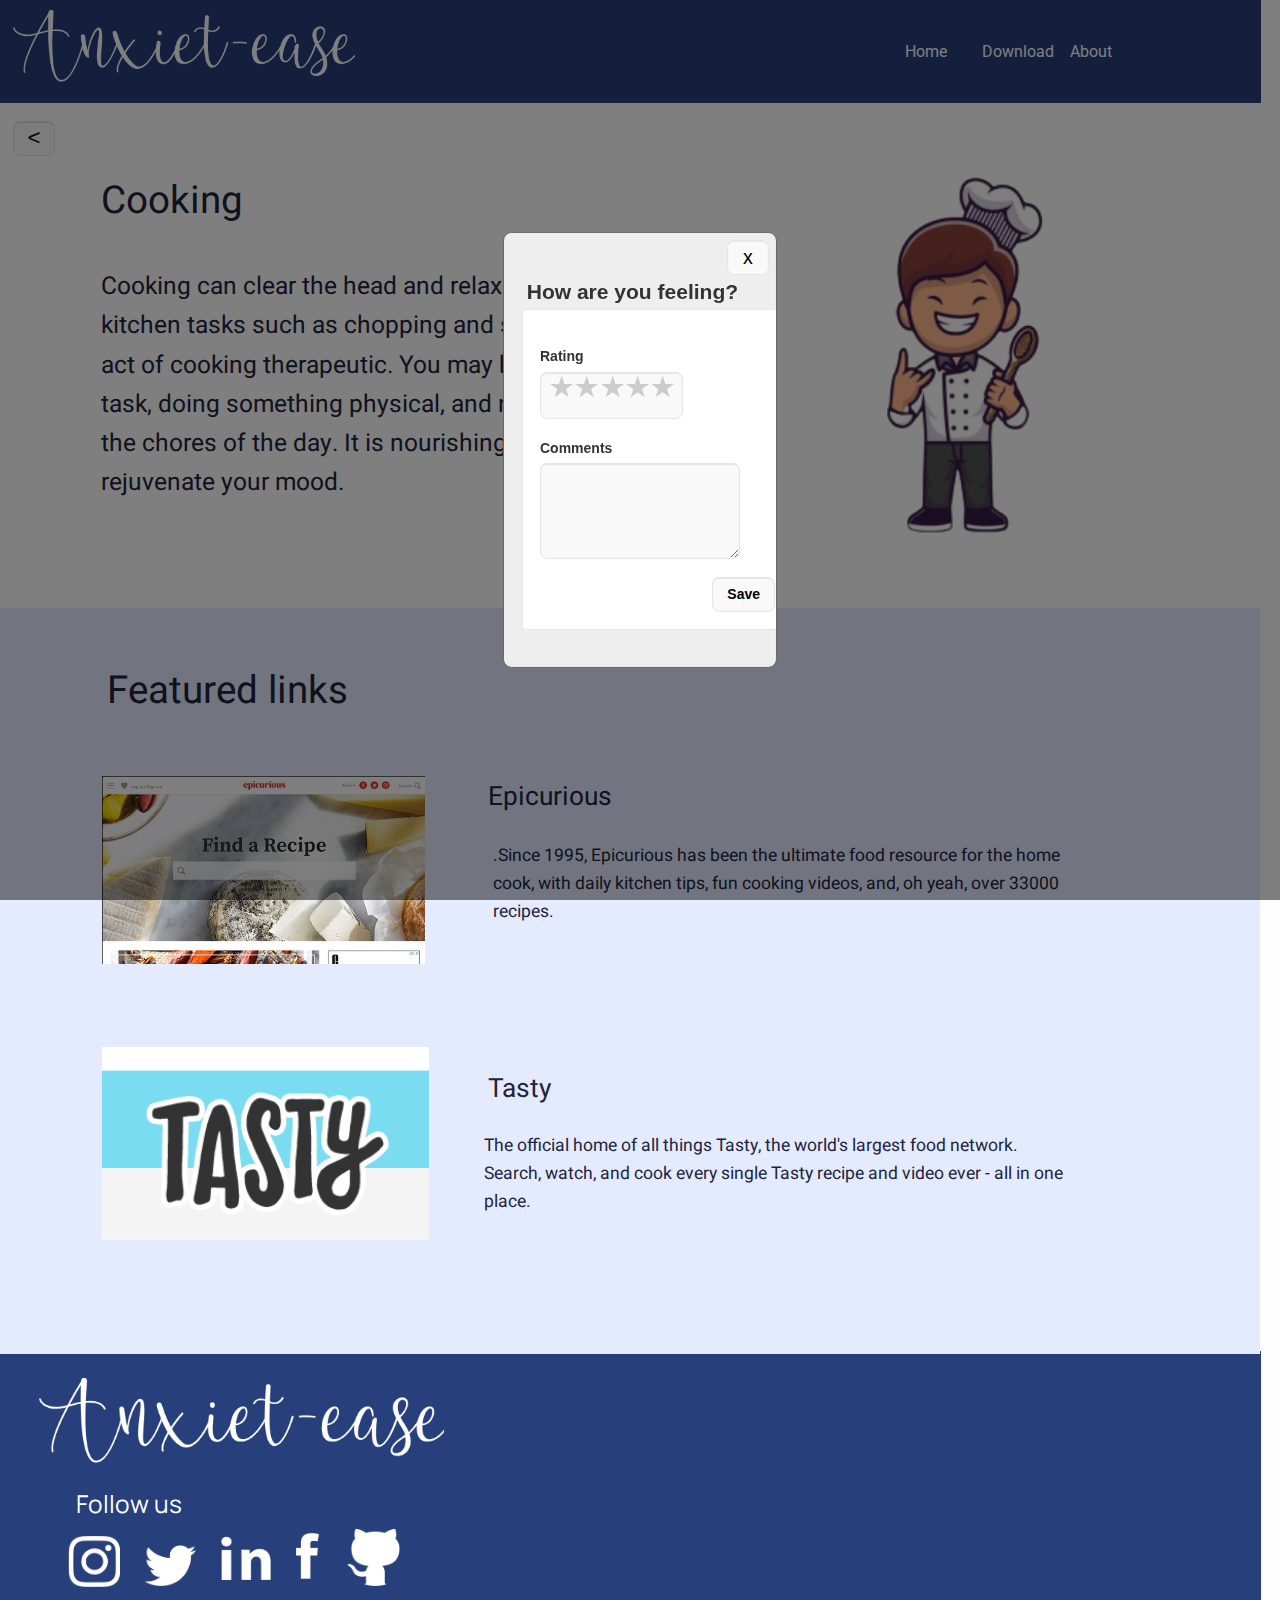
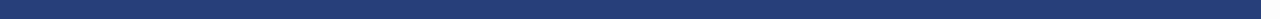
<file: cooking/cooking.html>
<html lang="en">

<head>

  <style>
    #myImg {
      border-radius: 5px;
      cursor: pointer;
      transition: 0.3s;
    }

    #myImg:hover {
      opacity: 0.7;
    }

    /* The Modal (background) */
    .modal {
      display: none;
      /* Hidden by default */
      position: fixed;
      /* Stay in place */
      z-index: 1;
      /* Sit on top */
      padding-top: 100px;
      /* Location of the box */
      left: 0;
      top: 0;
      width: 100%;
      /* Full width */
      height: 100%;
      /* Full height */
      overflow: auto;
      /* Enable scroll if needed */
      background-color: rgb(0, 0, 0);
      /* Fallback color */
      background-color: rgba(0, 0, 0, 0.9);
      /* Black w/ opacity */
    }

    /* Modal Content (image) */
    .modal-content {
      margin: auto;
      display: block;
      width: 80%;
      max-width: 700px;
    }

    /* Caption of Modal Image */
    #caption {
      margin: auto;
      display: block;
      width: 80%;
      max-width: 700px;
      text-align: center;
      color: #ccc;
      padding: 10px 0;
      height: 150px;
    }

    /* Add Animation */
    .modal-content,
    #caption {
      -webkit-animation-name: zoom;
      -webkit-animation-duration: 0.6s;
      animation-name: zoom;
      animation-duration: 0.6s;
    }

    @-webkit-keyframes zoom {
      from {
        -webkit-transform: scale(0)
      }

      to {
        -webkit-transform: scale(1)
      }
    }

    @keyframes zoom {
      from {
        transform: scale(0)
      }

      to {
        transform: scale(1)
      }
    }

    /* The Close Button */
    .close8 {
      position: absolute;
      top: 15px;
      right: 35px;
      color: #f1f1f1;
      font-size: 40px;
      font-weight: bold;
      transition: 0.3s;
    }

    .close8:hover,
    .close8:focus {
      color: #bbb;
      text-decoration: none;
      cursor: pointer;
    }
  </style>
  <meta charset="utf-8">

  <title>Cooking</title>

  <link href="https://fonts.googleapis.com/css?family=Manrope&display=swap" rel="stylesheet">
  <link href="https://fonts.googleapis.com/css?family=Heebo&display=swap" rel="stylesheet">
  <link href="https://fonts.googleapis.com/css?family=Roboto&display=swap" rel="stylesheet">

  <link rel="stylesheet" href="cooking.css">

</head>

<body>
  <div class=e33_452>
    <div id="footer" class="e28_632">
      <div class="e33_454"></div>


      <div class=e33_455>
        <span class="e33_473">Follow us</span>
        <div class=e33_456>
          <div class="e33_457">
            <a href="https://www.youtube.com/watch?v=dQw4w9WgXcQ">
              <img class="fb" src="images/facebook.png">
            </a>
          </div>
        </div>
        <div class=e33_458>
          <a href="https://www.youtube.com/watch?v=dQw4w9WgXcQ">
            <img class="ldin" src="images/linkedin.png">
          </a>

        </div>
        <div class=e33_463>
          <div class="e33_464">
            <a href="https://www.youtube.com/watch?v=dQw4w9WgXcQ">
              <img class="twt" src="images/twitter.png">
            </a>
          </div>
        </div>
        <div class=e33_465>
          <div class=e33_466>
            <a href="https://www.youtube.com/watch?v=dQw4w9WgXcQ">
              <img class="ig" src="images/instagram.png">
            </a>
          </div>
        </div>
        <div class="e33_472">
          <a href="https://www.youtube.com/watch?v=dQw4w9WgXcQ">
            <img class="git" src="images/github.png">
          </a>
        </div>
      </div>
      <div class="e33_474"></div>
    </div>

    <div class=e33_475>
      <div class="e32_911"></div><a href="https://tasty.co" class="e33_477">Tasty</a><span class="e33_478">The official home of
        all things Tasty, the world's largest food network. Search, watch, and cook every single Tasty recipe and video
        ever - all in one place.</span>
      <div class="e33_480"></div><a href="https://www.epicurious.com" class="e33_481">Epicurious</a><span class="e33_482">.Since
        1995, Epicurious has been the ultimate food resource for the home cook, with daily kitchen tips, fun cooking
        videos, and, oh yeah, over 33000 recipes.</span>
      <div class="e12_3602"></div>
      <div class="e33_516"></div>
      <div class="e33_483"></div><span class="e33_484">Featured links</span>
    </div>
    <div class=e33_485>
      <div class="e33_486"></div><span class="e33_488">Cooking can clear the head and relax the body. Some kitchen tasks
        such as chopping and stirring makes the act of cooking therapeutic. You may be present in the task, doing
        something physical, and not distracted by the chores of the day. It is nourishing and helps rejuvenate your
        mood.</span><span class="e33_489">Cooking</span>
      <div class="e32_910"></div>

      <!-- this is the back button -->
      <div class="e58_284">
        <!-- <img class="back myImg" id="myImg8" src="./images/858_8583811_backbutton_play_button_icon_transparent_1.png"
          alt=""> -->
        <!-- The Modal -->
        <!-- <div id="myModal8" class="modal">
          <span class="close8">×</span>
          <img class="modal-content" src="./images/Rating.png">
          <div id="caption"></div>
        </div> -->

        <!-- AAAAAAAAAAAAAAAAAAAAAAAAAAAAAAAAAAAAAA -->



        <button id="review-add-btn" aria-label="add review" title="Add Review"></button>
        <div id="modal" role="dialog" aria-modal="true" aria-labelledby="add-review-header" class="">
          <button class="close-btn" aria-label="close" title="Close">x</button>
          <div id="review-form-container">
            <h2 id="add-review-header">How are you feeling?</h2>
            <form id="review-form">
              <div class="fieldset">
                <!-- <label for="reviewName">Name</label> -->
                <!-- <input name="reviewName" id="reviewName" required=""> -->
              </div>
              <div class="fieldset">
                <label>Rating</label>
                <div class="rate">
                  <input type="radio" id="star5" name="rate" value="5" onkeydown="navRadioGroup(event)"
                    onfocus="setFocus(event)" required="">
                  <label for="star5" title="5 stars">5 stars</label>
                  <input type="radio" id="star4" name="rate" value="4" onkeydown="navRadioGroup(event)">
                  <label for="star4" title="4 stars">4 stars</label>
                  <input type="radio" id="star3" name="rate" value="3" onkeydown="navRadioGroup(event)">
                  <label for="star3" title="3 stars">3 stars</label>
                  <input type="radio" id="star2" name="rate" value="2" onkeydown="navRadioGroup(event)">
                  <label for="star2" title="2 stars">2 stars</label>
                  <input type="radio" id="star1" value="1"
                    onkeydown="navRadioGroup(event)" onfocus="setFocus(event)">
                  <label for="star1" title="1 star">1 star</label>
                </div>
              </div>

              <div class="fieldset">
                <label for="reviewComments">Comments</label>
                <textarea name="reviewComments" id="reviewComments" cols="20" rows="5" ></textarea>
              </div>
              <div class="fieldset right">
                <button id="submit-review-btn">
                  <a href="../activities/activities.html">Save</a> 
                </button>
              </div>
            </form>
          </div>
        </div>
        <div class="modal-overlay"></div>


        <script>
          let focusedElementBeforeModal;
          const modal = document.getElementById('modal');
          const modalOverlay = document.querySelector('.modal-overlay');

          window.onload = () => {
            const addReview = document.getElementById('review-add-btn');
            addReview.id = 'review-add-btn';
            addReview.innerHTML = '<';
            addReview.setAttribute('aria-label', 'add review');
            addReview.title = 'Add Review';
            addReview.addEventListener('click', openModal);
            addReview.click();
          }

          const openModal = () => {
            // Save current focus
            focusedElementBeforeModal = document.activeElement;

            // Listen for and trap the keyboard
            modal.addEventListener('keydown', trapTabKey);

            // Listen for indicators to close the modal
            modalOverlay.addEventListener('click', closeModal);
            // Close btn
            const closeBtn = document.querySelector('.close-btn');
            closeBtn.addEventListener('click', closeModal);

            // submit form
            const form = document.getElementById('review-form');
            form.addEventListener('submit', submitAddReview, false);

            // Find all focusable children
            var focusableElementsString = 'a[href], area[href], input:not([disabled]), select:not([disabled]), textarea:not([disabled]), button:not([disabled]), iframe, object, embed, [tabindex="0"], [contenteditable]';
            var focusableElements = modal.querySelectorAll(focusableElementsString);
            // Convert NodeList to Array
            focusableElements = Array.prototype.slice.call(focusableElements);

            var firstTabStop = focusableElements[0];
            var lastTabStop = focusableElements[focusableElements.length - 1];

            // Show the modal and overlay
            modal.classList.add('show');
            modalOverlay.classList.add('show');

            // Focus first child
            // firstTabStop.focus();
            const reviewName = document.getElementById('reviewName');
            reviewName.focus();

            function trapTabKey(e) {
              // Check for TAB key press
              if (e.keyCode === 9) {

                // SHIFT + TAB
                if (e.shiftKey) {
                  if (document.activeElement === firstTabStop) {
                    e.preventDefault();
                    lastTabStop.focus();
                  }

                  // TAB
                } else {
                  if (document.activeElement === lastTabStop) {
                    e.preventDefault();
                    firstTabStop.focus();
                  }
                }
              }

              // ESCAPE
              if (e.keyCode === 27) {
                closeModal();
              }
            }
          };

          const submitAddReview = (e) => {
            // console.log(e);
            console.log('Form subbmitted!');
            e.preventDefault();
            closeModal();
          };

          const closeModal = () => {
            // Hide the modal and overlay
            modal.classList.remove('show');
            modalOverlay.classList.remove('show');

            const form = document.getElementById('review-form');
            form.reset();
            // Set focus back to element that had it before the modal was opened
            focusedElementBeforeModal.focus();
          };

          const setFocus = (evt) => {
            const rateRadios = document.getElementsByName('rate');
            const rateRadiosArr = Array.from(rateRadios);
            const anyChecked = rateRadiosArr.some(radio => { return radio.checked === true; });
            // console.log('anyChecked', anyChecked);
            if (!anyChecked) {
              const star1 = document.getElementById('star1');
              star1.focus();
              // star1.checked = true;
            }
          };

          const navRadioGroup = (evt) => {
            // console.log('key', evt.key, 'code', evt.code, 'which', evt.which);
            // console.log(evt);

            const star1 = document.getElementById('star1');
            const star2 = document.getElementById('star2');
            const star3 = document.getElementById('star3');
            const star4 = document.getElementById('star4');
            const star5 = document.getElementById('star5');

            if (['ArrowRight', 'ArrowLeft', 'ArrowDown', 'ArrowUp'].includes(evt.key)) {
              evt.preventDefault();
              // console.log('attempting return');
              if (evt.key === 'ArrowRight' || evt.key === 'ArrowDown') {
                switch (evt.target.id) {
                  case 'star1':
                    star2.focus();
                    star2.checked = true;
                    break;
                  case 'star2':
                    star3.focus();
                    star3.checked = true;
                    break;
                  case 'star3':
                    star4.focus();
                    star4.checked = true;
                    break;
                  case 'star4':
                    star5.focus();
                    star5.checked = true;
                    break;
                  case 'star5':
                    star1.focus();
                    star1.checked = true;
                    break;
                }
              } else if (evt.key === 'ArrowLeft' || evt.key === 'ArrowUp') {
                switch (evt.target.id) {
                  case 'star1':
                    star5.focus();
                    star5.checked = true;
                    break;
                  case 'star2':
                    star1.focus();
                    star1.checked = true;
                    break;
                  case 'star3':
                    star2.focus();
                    star2.checked = true;
                    break;
                  case 'star4':
                    star3.focus();
                    star3.checked = true;
                    break;
                  case 'star5':
                    star4.focus();
                    star4.checked = true;
                    break;
                }
              }
            }
          };
        </script>
        <!-- aaaaaaaaaaaaaaaaaaaaaaaaaaaaaaaaaaaaaa -->


        <!-- <script>
          // Get the modal
          var modal8 = document.getElementById('myModal8');

          // Get the image and insert it inside the modal - use its "alt" text as a caption
          var img8 = document.getElementById('myImg8');
          var modalImg8 = document.getElementById("./images/Rating.png");
          var captionText = document.getElementById("caption");


          img8.onclick = function () {
            modal8.style.display = "block";
            modalImg8.src = this.src;
            modalImg8.alt = this.alt;
            captionText.innerHTML = this.alt;
          }


          var span8 = document.getElementsByClassName("close8")[0];

          // When the user clicks on <span> (x), close the modal
          span8.onclick = function () {
            modal8.style.display = "none";
          }
        </script> -->
      </div>

      <div class=e33_490>
        <div class="ei33_490_4_3"></div>
        <div class=ei33_490_12_2003>
          <div class="ei33_490_12_2004"></div><a href="cooking.html#footer" class="ei33_490_12_2005">About</a>
        </div>
        <div class=ei33_490_1_41>
          <div class=ei33_490_1_37>
            <div class="ei33_490_1_38"></div><a href="../index.html#downloadid" class="ei33_490_1_39">Download</a>
          </div>
        </div>
        <div class=ei33_490_1_36>
          <div class="ei33_490_1_32"></div><a href="../profile/profile.html" class="ei33_490_1_33">Home</a>
        </div>
        <div class="ei33_490_4_7"></div>
      </div>
    </div>
    <div class=e28_603>
      <div class="e28_604"></div><span class="e28_605"></span>
    </div>
  </div>


</body>

</html>
</file>
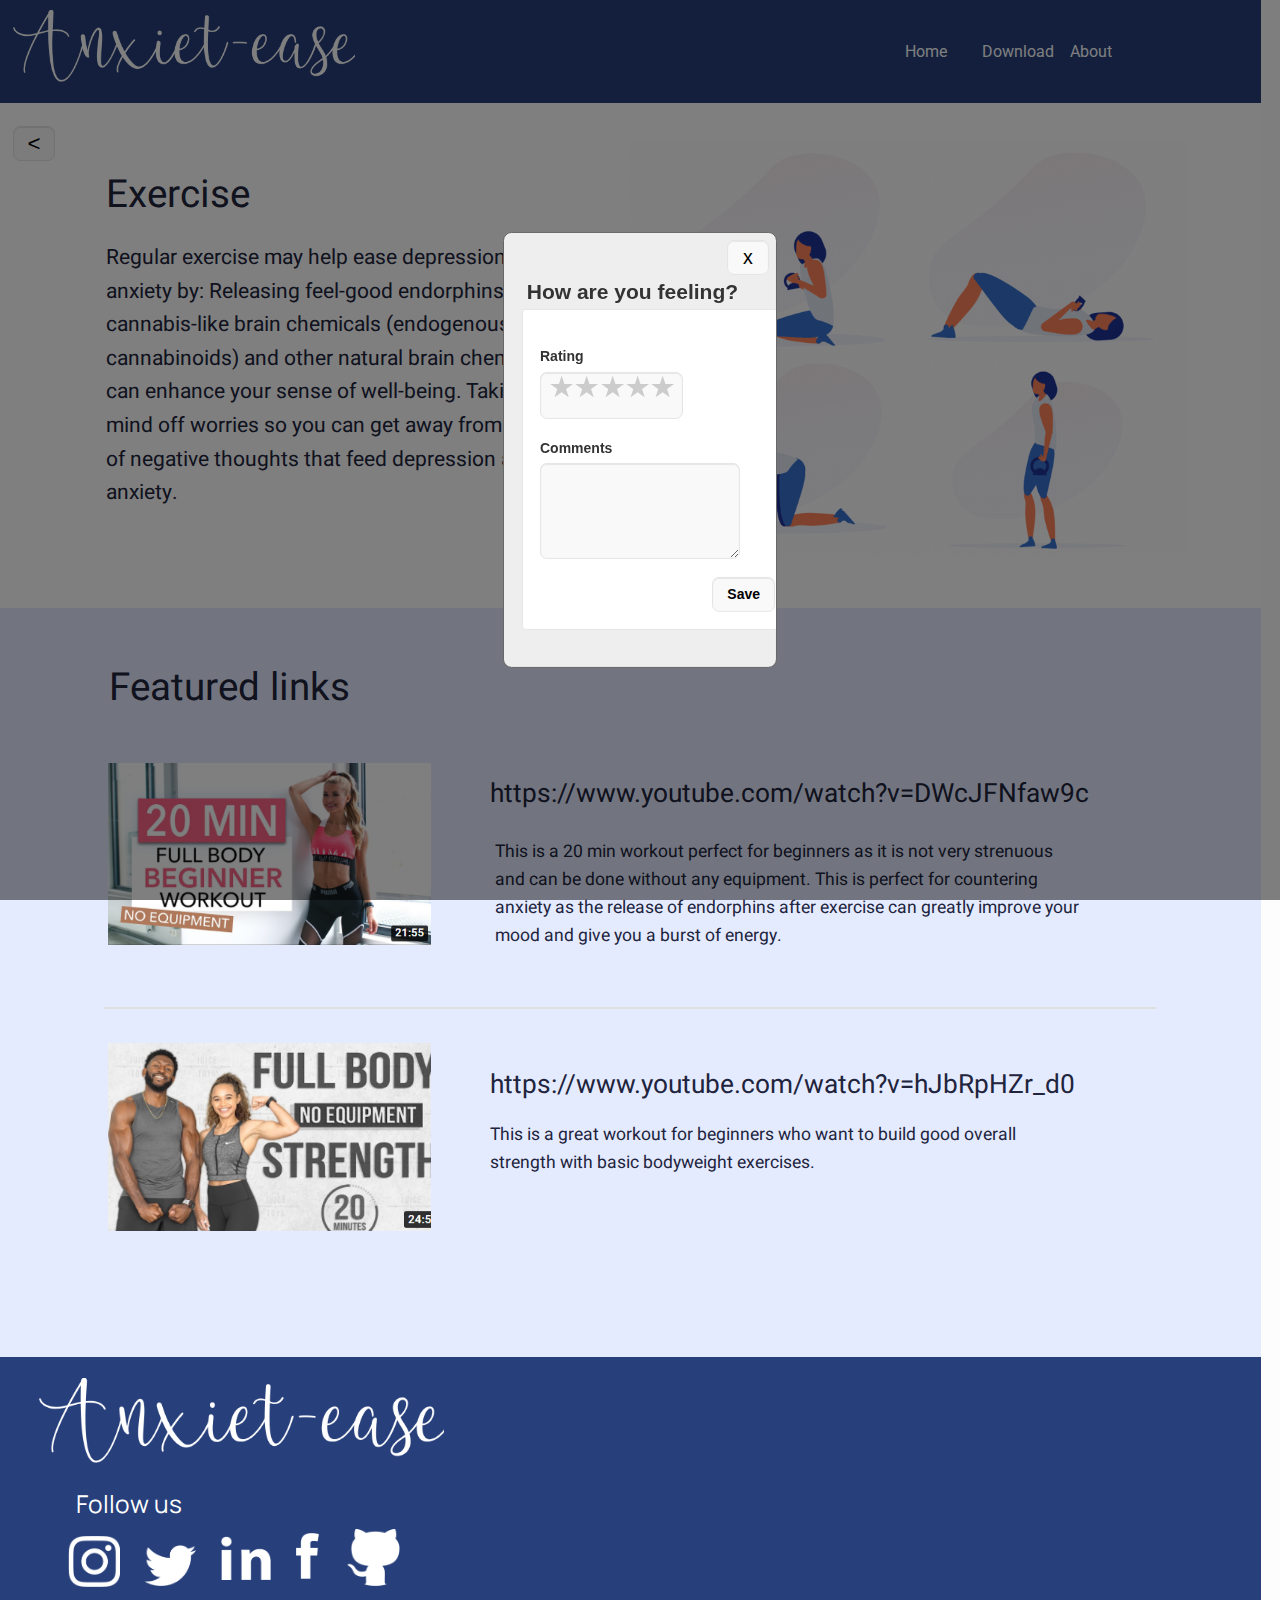
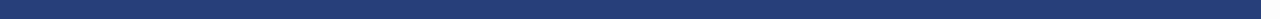
<file: exercise/exercise.html>
<html lang="en">
          <head>

            <style>
              #myImg {
                border-radius: 5px;
                cursor: pointer;
                transition: 0.3s;
              }
          
              #myImg:hover {
                opacity: 0.7;
              }
          
              /* The Modal (background) */
              .modal {
                display: none;
                /* Hidden by default */
                position: fixed;
                /* Stay in place */
                z-index: 1;
                /* Sit on top */
                padding-top: 100px;
                /* Location of the box */
                left: 0;
                top: 0;
                width: 100%;
                /* Full width */
                height: 100%;
                /* Full height */
                overflow: auto;
                /* Enable scroll if needed */
                background-color: rgb(0, 0, 0);
                /* Fallback color */
                background-color: rgba(0, 0, 0, 0.9);
                /* Black w/ opacity */
              }
          
              /* Modal Content (image) */
              .modal-content {
                margin: auto;
                display: block;
                width: 80%;
                max-width: 700px;
              }
          
              /* Caption of Modal Image */
              #caption {
                margin: auto;
                display: block;
                width: 80%;
                max-width: 700px;
                text-align: center;
                color: #ccc;
                padding: 10px 0;
                height: 150px;
              }
          
              /* Add Animation */
              .modal-content,
              #caption {
                -webkit-animation-name: zoom;
                -webkit-animation-duration: 0.6s;
                animation-name: zoom;
                animation-duration: 0.6s;
              }
          
              @-webkit-keyframes zoom {
                from {
                  -webkit-transform: scale(0)
                }
          
                to {
                  -webkit-transform: scale(1)
                }
              }
          
              @keyframes zoom {
                from {
                  transform: scale(0)
                }
          
                to {
                  transform: scale(1)
                }
              }
          
              /* The Close Button */
              .close8 {
                position: absolute;
                top: 15px;
                right: 35px;
                color: #f1f1f1;
                font-size: 40px;
                font-weight: bold;
                transition: 0.3s;
              }
          
              .close8:hover,
              .close8:focus {
                color: #bbb;
                text-decoration: none;
                cursor: pointer;
              }
            </style>

            <meta charset="utf-8">
          
            <title>Exercise</title>
            <link href="https://fonts.googleapis.com/css?family=Manrope&display=swap" rel="stylesheet">
            <link href="https://fonts.googleapis.com/css?family=Heebo&display=swap" rel="stylesheet">
            <link href="https://fonts.googleapis.com/css?family=Roboto&display=swap" rel="stylesheet">

            <link rel="stylesheet" href="exercise.css">
         
          </head>
          
          <body>
            <div class=e32_695>
              
              <div class="e28_632">
                <div class="e33_454" id="footer"></div>


                <div class=e33_455>
                  <span class="e33_473">Follow us</span>
                  <div class=e33_456>
                    <div class="e33_457">
                    <a href="https://www.youtube.com/watch?v=dQw4w9WgXcQ%22%3E">
                      <img class="fb" src="images/facebook.png" >
                    </a>  
                    </div>
                  </div>
                  <div class=e33_458>
                  <a href="https://www.youtube.com/watch?v=dQw4w9WgXcQ%22%3E">
                    <img class="ldin" src="images/linkedin.png">
                    </a>
                  </div>
                  <div class=e33_463>
                    <div class="e33_464">
                    <a href="https://www.youtube.com/watch?v=dQw4w9WgXcQ%22%3E">
                      <img class="twt" src="images/twitter.png" >
                      </a>
                    </div>
                  </div>
                  <div class=e33_465>
                    <div class=e33_466>
                    <a href="https://www.youtube.com/watch?v=dQw4w9WgXcQ%22%3E">
                      <img class="ig" src="images/instagram.png" >
                      </a>
                    </div>
                  </div>
                  <div class="e33_472">
                  <a href="https://www.youtube.com/watch?v=dQw4w9WgXcQ%22%3E">
                    <img class="git" src="images/github.png" >
                    </a>
                  </div>
                </div>
                <div class="e33_474"></div>
              </div>
              <!-- <div class=e28_635>
                <div class="e32_818"></div>
                
                <div class=e32_819>
                  <div class=e32_820>
                    <div class="e32_821"></div>
                  </div>
                  <div class=e32_822>
                    <div class=e32_823>
                      <div class="e32_824"></div>
                    </div>
                    <div class=e32_825>
                      <div class="e32_826"></div>
                    </div>
                  </div>
                  <div class=e32_827>
                    <div class="e32_828"></div>
                  </div>
                  <div class=e32_829>
                    <div class=e32_830>
                      <div class="e32_831"></div>
                    </div>
                    <div class=e32_832>
                      <div class="e32_833"></div>
                    </div>
                    <div class=e32_834>
                      <div class="e32_835"></div>
                    </div>
                  </div>
                  <div class="e32_836"></div><span  class="e32_837">Follow us</span>
                </div>
                <div class="e32_838"></div>
              </div> -->
              <div class=e32_757>
                <div class="e32_723"></div><span  class="e33_274">https://www.youtube.com/watch?v=hJbRpHZr_d0</span><span  class="e33_273"> This is a great workout for beginners who want to build good overall strength with basic bodyweight exercises. </span>
                <div class="e33_241"></div><span  class="e33_240">https://www.youtube.com/watch?v=DWcJFNfaw9c</span><span  class="e33_239">This is a 20 min workout perfect for beginners as it is not very strenuous and can be done without any equipment.
            This is perfect for countering anxiety as the release of endorphins after exercise can greatly improve your mood and give you  a burst of energy.</span><span  class="e32_724">Featured links</span>
                <div class="e33_510"></div>
                <div class="e33_512"></div>
              </div>
              <div class=e32_722>
                <div class="e32_714"></div><span  class="e33_220">Regular exercise may help ease depression and anxiety by:
            
            Releasing feel-good endorphins, natural cannabis-like brain chemicals (endogenous cannabinoids) and other natural brain chemicals that can enhance your sense of well-being.
            Taking your mind off worries so you can get away from the cycle of negative thoughts that feed depression and anxiety.</span><span  class="e32_720">Exercise</span>
                <div class="e32_900"></div>
                
                <div class="e58_285">

                <!-- AAAAAAAAAAAAAAAAAAAAAAAAAAAAAAAAAAAAAA -->



        <button id="review-add-btn" aria-label="add review" title="Add Review"></button>
        <div id="modal" role="dialog" aria-modal="true" aria-labelledby="add-review-header" class="">
          <button class="close-btn" aria-label="close" title="Close">x</button>
          <div id="review-form-container">
            <h2 id="add-review-header">How are you feeling?</h2>
            <form id="review-form">
              <div class="fieldset">
                <!-- <label for="reviewName">Name</label> -->
                <!-- <input name="reviewName" id="reviewName" required=""> -->
              </div>
              <div class="fieldset">
                <label>Rating</label>
                <div class="rate">
                  <input type="radio" id="star5" name="rate" value="5" onkeydown="navRadioGroup(event)"
                    onfocus="setFocus(event)" required="">
                  <label for="star5" title="5 stars">5 stars</label>
                  <input type="radio" id="star4" name="rate" value="4" onkeydown="navRadioGroup(event)">
                  <label for="star4" title="4 stars">4 stars</label>
                  <input type="radio" id="star3" name="rate" value="3" onkeydown="navRadioGroup(event)">
                  <label for="star3" title="3 stars">3 stars</label>
                  <input type="radio" id="star2" name="rate" value="2" onkeydown="navRadioGroup(event)">
                  <label for="star2" title="2 stars">2 stars</label>
                  <input type="radio" id="star1" value="1"
                    onkeydown="navRadioGroup(event)" onfocus="setFocus(event)">
                  <label for="star1" title="1 star">1 star</label>
                </div>
              </div>

              <div class="fieldset">
                <label for="reviewComments">Comments</label>
                <textarea name="reviewComments" id="reviewComments" cols="20" rows="5" ></textarea>
              </div>
              <div class="fieldset right">
                <button id="submit-review-btn">
                  <a href="../activities/activities.html">Save</a> 
                </button>
              </div>
            </form>
          </div>
        </div>
        <div class="modal-overlay"></div>


        <script>
          let focusedElementBeforeModal;
          const modal = document.getElementById('modal');
          const modalOverlay = document.querySelector('.modal-overlay');

          window.onload = () => {
            const addReview = document.getElementById('review-add-btn');
            addReview.id = 'review-add-btn';
            addReview.innerHTML = '<';
            addReview.setAttribute('aria-label', 'add review');
            addReview.title = 'Add Review';
            addReview.addEventListener('click', openModal);
            addReview.click();
          }

          const openModal = () => {
            // Save current focus
            focusedElementBeforeModal = document.activeElement;

            // Listen for and trap the keyboard
            modal.addEventListener('keydown', trapTabKey);

            // Listen for indicators to close the modal
            modalOverlay.addEventListener('click', closeModal);
            // Close btn
            const closeBtn = document.querySelector('.close-btn');
            closeBtn.addEventListener('click', closeModal);

            // submit form
            const form = document.getElementById('review-form');
            form.addEventListener('submit', submitAddReview, false);

            // Find all focusable children
            var focusableElementsString = 'a[href], area[href], input:not([disabled]), select:not([disabled]), textarea:not([disabled]), button:not([disabled]), iframe, object, embed, [tabindex="0"], [contenteditable]';
            var focusableElements = modal.querySelectorAll(focusableElementsString);
            // Convert NodeList to Array
            focusableElements = Array.prototype.slice.call(focusableElements);

            var firstTabStop = focusableElements[0];
            var lastTabStop = focusableElements[focusableElements.length - 1];

            // Show the modal and overlay
            modal.classList.add('show');
            modalOverlay.classList.add('show');

            // Focus first child
            // firstTabStop.focus();
            const reviewName = document.getElementById('reviewName');
            reviewName.focus();

            function trapTabKey(e) {
              // Check for TAB key press
              if (e.keyCode === 9) {

                // SHIFT + TAB
                if (e.shiftKey) {
                  if (document.activeElement === firstTabStop) {
                    e.preventDefault();
                    lastTabStop.focus();
                  }

                  // TAB
                } else {
                  if (document.activeElement === lastTabStop) {
                    e.preventDefault();
                    firstTabStop.focus();
                  }
                }
              }

              // ESCAPE
              if (e.keyCode === 27) {
                closeModal();
              }
            }
          };

          const submitAddReview = (e) => {
            // console.log(e);
            console.log('Form subbmitted!');
            e.preventDefault();
            closeModal();
          };

          const closeModal = () => {
            // Hide the modal and overlay
            modal.classList.remove('show');
            modalOverlay.classList.remove('show');

            const form = document.getElementById('review-form');
            form.reset();
            // Set focus back to element that had it before the modal was opened
            focusedElementBeforeModal.focus();
          };

          const setFocus = (evt) => {
            const rateRadios = document.getElementsByName('rate');
            const rateRadiosArr = Array.from(rateRadios);
            const anyChecked = rateRadiosArr.some(radio => { return radio.checked === true; });
            // console.log('anyChecked', anyChecked);
            if (!anyChecked) {
              const star1 = document.getElementById('star1');
              star1.focus();
              // star1.checked = true;
            }
          };

          const navRadioGroup = (evt) => {
            // console.log('key', evt.key, 'code', evt.code, 'which', evt.which);
            // console.log(evt);

            const star1 = document.getElementById('star1');
            const star2 = document.getElementById('star2');
            const star3 = document.getElementById('star3');
            const star4 = document.getElementById('star4');
            const star5 = document.getElementById('star5');

            if (['ArrowRight', 'ArrowLeft', 'ArrowDown', 'ArrowUp'].includes(evt.key)) {
              evt.preventDefault();
              // console.log('attempting return');
              if (evt.key === 'ArrowRight' || evt.key === 'ArrowDown') {
                switch (evt.target.id) {
                  case 'star1':
                    star2.focus();
                    star2.checked = true;
                    break;
                  case 'star2':
                    star3.focus();
                    star3.checked = true;
                    break;
                  case 'star3':
                    star4.focus();
                    star4.checked = true;
                    break;
                  case 'star4':
                    star5.focus();
                    star5.checked = true;
                    break;
                  case 'star5':
                    star1.focus();
                    star1.checked = true;
                    break;
                }
              } else if (evt.key === 'ArrowLeft' || evt.key === 'ArrowUp') {
                switch (evt.target.id) {
                  case 'star1':
                    star5.focus();
                    star5.checked = true;
                    break;
                  case 'star2':
                    star1.focus();
                    star1.checked = true;
                    break;
                  case 'star3':
                    star2.focus();
                    star2.checked = true;
                    break;
                  case 'star4':
                    star3.focus();
                    star3.checked = true;
                    break;
                  case 'star5':
                    star4.focus();
                    star4.checked = true;
                    break;
                }
              }
            }
          };
        </script>
        <!-- aaaaaaaaaaaaaaaaaaaaaaaaaaaaaaaaaaaaaa -->
      </div>
                
              </div>
              <div class=e88_343>
                <div class=e32_741>
                  <div class="ei32_741_4_3"></div>
                  <div class=ei32_741_12_2003>
                    <a href="#footer">
                    <div class="ei32_741_12_2004"></div><span  class="ei32_741_12_2005">About</span>
                    </a>
                  </div>
                  <div class=ei32_741_1_41>
                    <a href="../index.html#downloadid">
                    <div class=ei32_741_1_37>
                      <div class="ei32_741_1_38"></div><span  class="ei32_741_1_39">Download</span>
                    </a>
                    </div>
                  </div>
                  <div class=ei32_741_1_36>
                    <a href="../profile/profile.html">
                    <div class="ei32_741_1_32"></div><span  class="ei32_741_1_33">Home</span>
                    </a>
                  </div>
                  <div class="ei32_741_4_7"></div>
                </div>
              </div>
              <div class=e28_600>
                <div class="e28_601"></div><span  class="e28_602"></span>
              </div>
            </div> 
          </body>
          </html>
</file>
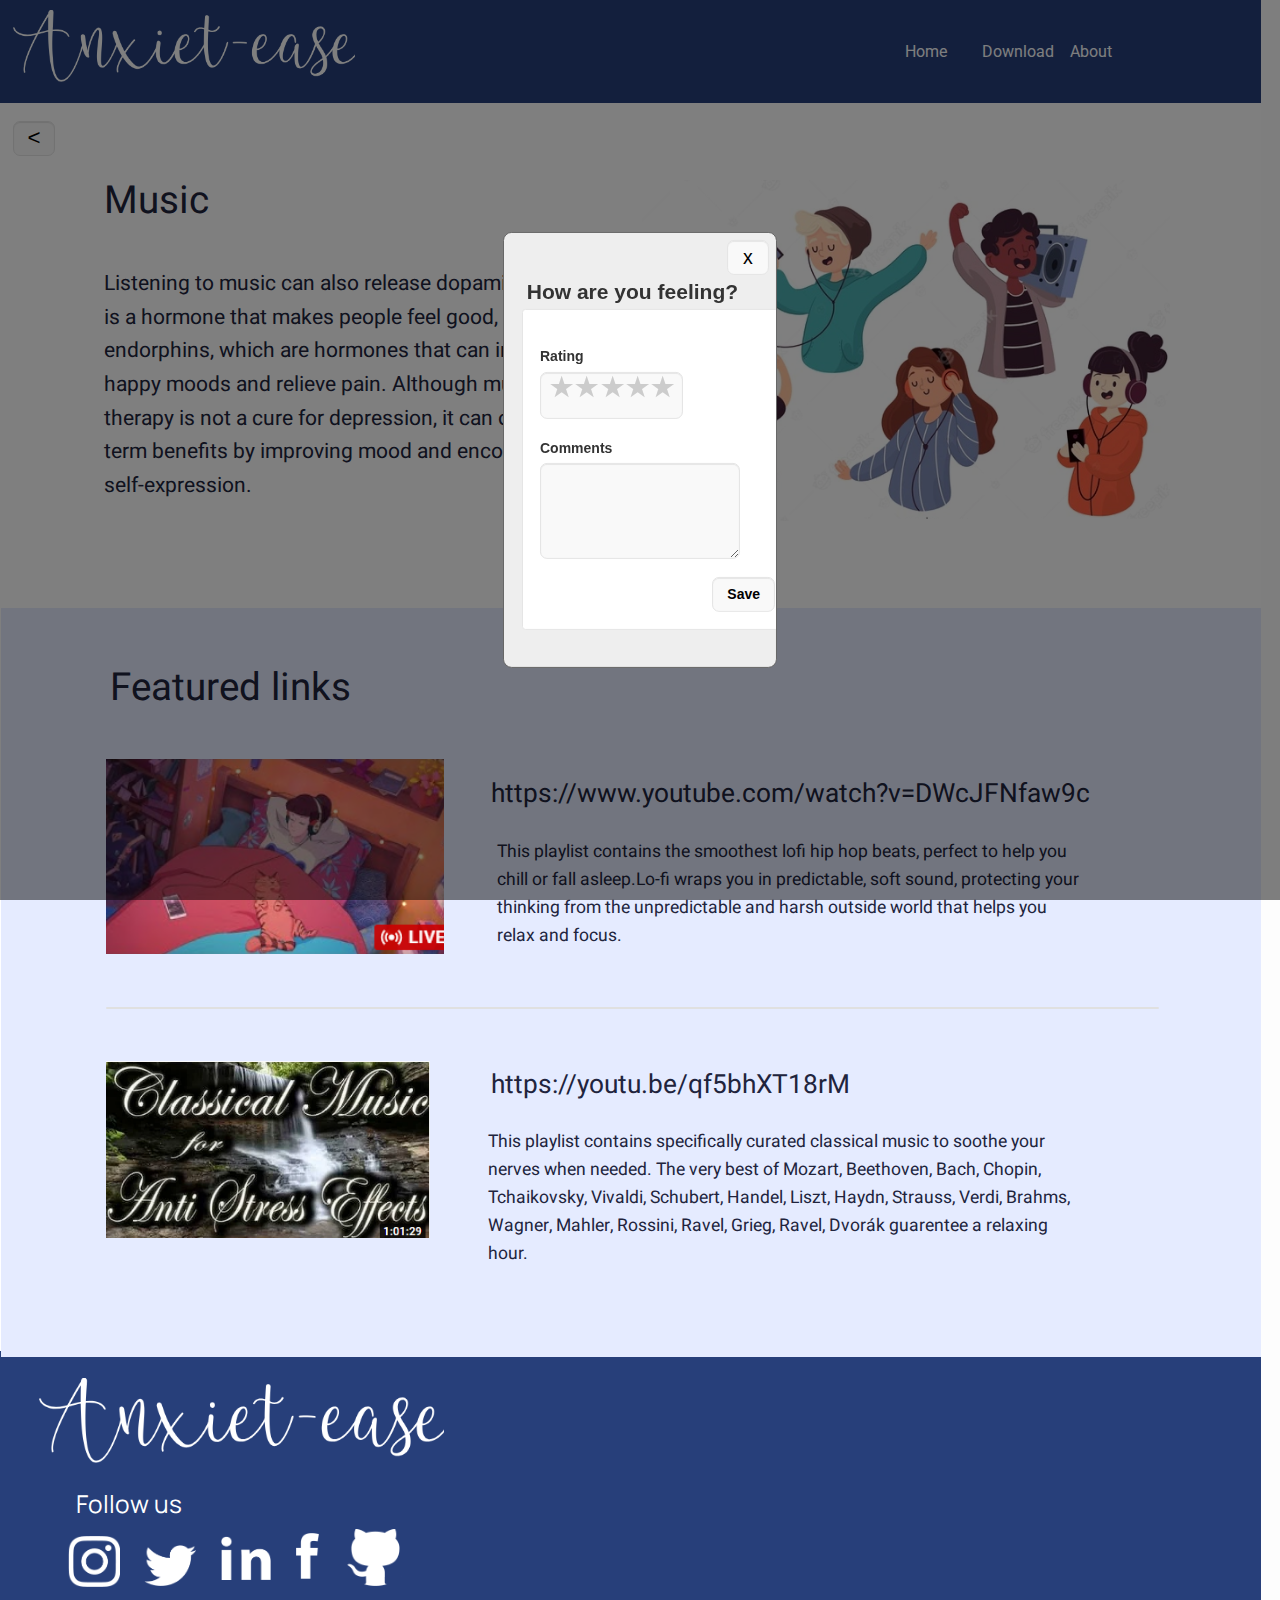
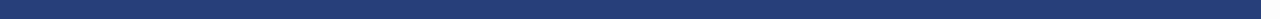
<file: music/music.html>
<html lang="en">
  <head>
    <style>
      #myImg {
        border-radius: 5px;
        cursor: pointer;
        transition: 0.3s;
      }

      #myImg:hover {
        opacity: 0.7;
      }

      /* The Modal (background) */
      .modal {
        display: none;
        /* Hidden by default */
        position: fixed;
        /* Stay in place */
        z-index: 1;
        /* Sit on top */
        padding-top: 100px;
        /* Location of the box */
        left: 0;
        top: 0;
        width: 100%;
        /* Full width */
        height: 100%;
        /* Full height */
        overflow: auto;
        /* Enable scroll if needed */
        background-color: rgb(0, 0, 0);
        /* Fallback color */
        background-color: rgba(0, 0, 0, 0.9);
        /* Black w/ opacity */
      }

      /* Modal Content (image) */
      .modal-content {
        margin: auto;
        display: block;
        width: 80%;
        max-width: 700px;
      }

      /* Caption of Modal Image */
      #caption {
        margin: auto;
        display: block;
        width: 80%;
        max-width: 700px;
        text-align: center;
        color: #ccc;
        padding: 10px 0;
        height: 150px;
      }

      /* Add Animation */
      .modal-content,
      #caption {
        -webkit-animation-name: zoom;
        -webkit-animation-duration: 0.6s;
        animation-name: zoom;
        animation-duration: 0.6s;
      }

      @-webkit-keyframes zoom {
        from {
          -webkit-transform: scale(0);
        }

        to {
          -webkit-transform: scale(1);
        }
      }

      @keyframes zoom {
        from {
          transform: scale(0);
        }

        to {
          transform: scale(1);
        }
      }

      /* The Close Button */
      .close8 {
        position: absolute;
        top: 15px;
        right: 35px;
        color: #f1f1f1;
        font-size: 40px;
        font-weight: bold;
        transition: 0.3s;
      }

      .close8:hover,
      .close8:focus {
        color: #bbb;
        text-decoration: none;
        cursor: pointer;
      }
    </style>
    <meta charset="utf-8" />

    <title>Music</title>
    <link
      href="https://fonts.googleapis.com/css?family=Manrope&display=swap"
      rel="stylesheet"
    />
    <link
      href="https://fonts.googleapis.com/css?family=Heebo&display=swap"
      rel="stylesheet"
    />
    <link
      href="https://fonts.googleapis.com/css?family=Roboto&display=swap"
      rel="stylesheet"
    />

    <link rel="stylesheet" href="music.css" />
  </head>

  <body>
    <div class="e33_290">
      <div class="e28_632">
        <div class="e33_454" id="footer"></div>

        <div class="e33_455">
          <span class="e33_473">Follow us</span>
          <div class="e33_456">
            <div class="e33_457">
              <a href="https://www.youtube.com/watch?v=dQw4w9WgXcQ%22%3E">
                <img class="fb" src="images/facebook.png" />
              </a>
            </div>
          </div>
          <div class="e33_458">
            <a href="https://www.youtube.com/watch?v=dQw4w9WgXcQ%22%3E">
              <img class="ldin" src="images/linkedin.png" />
            </a>
          </div>
          <div class="e33_463">
            <div class="e33_464">
              <a href="https://www.youtube.com/watch?v=dQw4w9WgXcQ%22%3E">
                <img class="twt" src="images/twitter.png" />
              </a>
            </div>
          </div>
          <div class="e33_465">
            <div class="e33_466">
              <a href="https://www.youtube.com/watch?v=dQw4w9WgXcQ%22%3E">
                <img class="ig" src="images/instagram.png" />
              </a>
            </div>
          </div>
          <div class="e33_472">
            <a href="https://www.youtube.com/watch?v=dQw4w9WgXcQ%22%3E">
              <img class="git" src="images/github.png" />
            </a>
          </div>
        </div>
        <div class="e33_474"></div>
      </div>

      <div class="e33_313">
        <div class="e33_314"></div>
        <span class="e33_315">https://youtu.be/qf5bhXT18rM</span
        ><span class="e33_316"
          >This playlist contains specifically curated classical music to soothe
          your nerves when needed. The very best of Mozart, Beethoven, Bach,
          Chopin, Tchaikovsky, Vivaldi, Schubert, Handel, Liszt, Haydn, Strauss,
          Verdi, Brahms, Wagner, Mahler, Rossini, Ravel, Grieg, Ravel, Dvorák
          guarentee a relaxing hour.</span
        >
        <div class="e33_317"></div>
        <div class="e33_318"></div>
        <span class="e33_319">https://www.youtube.com/watch?v=DWcJFNfaw9c</span
        ><span class="e33_320"
          >This playlist contains the smoothest lofi hip hop beats, perfect to
          help you chill or fall asleep.Lo-fi wraps you in predictable, soft
          sound, protecting your thinking from the unpredictable and harsh
          outside world that helps you relax and focus.</span
        ><span class="e33_322">Featured links</span>
        <div class="e33_508"></div>
      </div>
      <div class="e33_323">
        <div class="e33_324"></div>
        <span class="e33_326"
          >Listening to music can also release dopamine, which is a hormone that
          makes people feel good, and endorphins, which are hormones that can
          induce happy moods and relieve pain. Although music therapy is not a
          cure for depression, it can offer short-term benefits by improving
          mood and encouraging self-expression.</span
        ><span class="e33_327">Music</span>
        <div class="e32_908"></div>

        <div class="e58_280">
          <!-- AAAAAAAAAAAAAAAAAAAAAAAAAAAAAAAAAAAAAA -->

          <button
            id="review-add-btn"
            aria-label="add review"
            title="Add Review"
          ></button>
          <div
            id="modal"
            role="dialog"
            aria-modal="true"
            aria-labelledby="add-review-header"
            class=""
          >
            <button class="close-btn" aria-label="close" title="Close">
              x
            </button>
            <div id="review-form-container">
              <h2 id="add-review-header">How are you feeling?</h2>
              <form id="review-form">
                <div class="fieldset">
                  <!-- <label for="reviewName">Name</label> -->
                  <!-- <input name="reviewName" id="reviewName" required=""> -->
                </div>
                <div class="fieldset">
                  <label>Rating</label>
                  <div class="rate">
                    <input
                      type="radio"
                      id="star5"
                      name="rate"
                      value="5"
                      onkeydown="navRadioGroup(event)"
                      onfocus="setFocus(event)"
                      required=""
                    />
                    <label for="star5" title="5 stars">5 stars</label>
                    <input
                      type="radio"
                      id="star4"
                      name="rate"
                      value="4"
                      onkeydown="navRadioGroup(event)"
                    />
                    <label for="star4" title="4 stars">4 stars</label>
                    <input
                      type="radio"
                      id="star3"
                      name="rate"
                      value="3"
                      onkeydown="navRadioGroup(event)"
                    />
                    <label for="star3" title="3 stars">3 stars</label>
                    <input
                      type="radio"
                      id="star2"
                      name="rate"
                      value="2"
                      onkeydown="navRadioGroup(event)"
                    />
                    <label for="star2" title="2 stars">2 stars</label>
                    <input
                      type="radio"
                      id="star1"
                      value="1"
                      onkeydown="navRadioGroup(event)"
                      onfocus="setFocus(event)"
                    />
                    <label for="star1" title="1 star">1 star</label>
                  </div>
                </div>

                <div class="fieldset">
                  <label for="reviewComments">Comments</label>
                  <textarea
                    name="reviewComments"
                    id="reviewComments"
                    cols="20"
                    rows="5"
                  ></textarea>
                </div>
                <div class="fieldset right">
                  <button id="submit-review-btn">
                    <a href="../activities/activities.html">Save</a>
                  </button>
                </div>
              </form>
            </div>
          </div>
          <div class="modal-overlay"></div>

          <script>
            let focusedElementBeforeModal;
            const modal = document.getElementById("modal");
            const modalOverlay = document.querySelector(".modal-overlay");

            window.onload = () => {
              const addReview = document.getElementById("review-add-btn");
              addReview.id = "review-add-btn";
              addReview.innerHTML = "<";
              addReview.setAttribute("aria-label", "add review");
              addReview.title = "Add Review";
              addReview.addEventListener("click", openModal);
              addReview.click();
            };

            const openModal = () => {
              // Save current focus
              focusedElementBeforeModal = document.activeElement;

              // Listen for and trap the keyboard
              modal.addEventListener("keydown", trapTabKey);

              // Listen for indicators to close the modal
              modalOverlay.addEventListener("click", closeModal);
              // Close btn
              const closeBtn = document.querySelector(".close-btn");
              closeBtn.addEventListener("click", closeModal);

              // submit form
              const form = document.getElementById("review-form");
              form.addEventListener("submit", submitAddReview, false);

              // Find all focusable children
              var focusableElementsString =
                'a[href], area[href], input:not([disabled]), select:not([disabled]), textarea:not([disabled]), button:not([disabled]), iframe, object, embed, [tabindex="0"], [contenteditable]';
              var focusableElements = modal.querySelectorAll(
                focusableElementsString
              );
              // Convert NodeList to Array
              focusableElements = Array.prototype.slice.call(focusableElements);

              var firstTabStop = focusableElements[0];
              var lastTabStop = focusableElements[focusableElements.length - 1];

              // Show the modal and overlay
              modal.classList.add("show");
              modalOverlay.classList.add("show");

              // Focus first child
              // firstTabStop.focus();
              const reviewName = document.getElementById("reviewName");
              reviewName.focus();

              function trapTabKey(e) {
                // Check for TAB key press
                if (e.keyCode === 9) {
                  // SHIFT + TAB
                  if (e.shiftKey) {
                    if (document.activeElement === firstTabStop) {
                      e.preventDefault();
                      lastTabStop.focus();
                    }

                    // TAB
                  } else {
                    if (document.activeElement === lastTabStop) {
                      e.preventDefault();
                      firstTabStop.focus();
                    }
                  }
                }

                // ESCAPE
                if (e.keyCode === 27) {
                  closeModal();
                }
              }
            };

            const submitAddReview = (e) => {
              // console.log(e);
              console.log("Form subbmitted!");
              e.preventDefault();
              closeModal();
            };

            const closeModal = () => {
              // Hide the modal and overlay
              modal.classList.remove("show");
              modalOverlay.classList.remove("show");

              const form = document.getElementById("review-form");
              form.reset();
              // Set focus back to element that had it before the modal was opened
              focusedElementBeforeModal.focus();
            };

            const setFocus = (evt) => {
              const rateRadios = document.getElementsByName("rate");
              const rateRadiosArr = Array.from(rateRadios);
              const anyChecked = rateRadiosArr.some((radio) => {
                return radio.checked === true;
              });
              // console.log('anyChecked', anyChecked);
              if (!anyChecked) {
                const star1 = document.getElementById("star1");
                star1.focus();
                // star1.checked = true;
              }
            };

            const navRadioGroup = (evt) => {
              // console.log('key', evt.key, 'code', evt.code, 'which', evt.which);
              // console.log(evt);

              const star1 = document.getElementById("star1");
              const star2 = document.getElementById("star2");
              const star3 = document.getElementById("star3");
              const star4 = document.getElementById("star4");
              const star5 = document.getElementById("star5");

              if (
                ["ArrowRight", "ArrowLeft", "ArrowDown", "ArrowUp"].includes(
                  evt.key
                )
              ) {
                evt.preventDefault();
                // console.log('attempting return');
                if (evt.key === "ArrowRight" || evt.key === "ArrowDown") {
                  switch (evt.target.id) {
                    case "star1":
                      star2.focus();
                      star2.checked = true;
                      break;
                    case "star2":
                      star3.focus();
                      star3.checked = true;
                      break;
                    case "star3":
                      star4.focus();
                      star4.checked = true;
                      break;
                    case "star4":
                      star5.focus();
                      star5.checked = true;
                      break;
                    case "star5":
                      star1.focus();
                      star1.checked = true;
                      break;
                  }
                } else if (evt.key === "ArrowLeft" || evt.key === "ArrowUp") {
                  switch (evt.target.id) {
                    case "star1":
                      star5.focus();
                      star5.checked = true;
                      break;
                    case "star2":
                      star1.focus();
                      star1.checked = true;
                      break;
                    case "star3":
                      star2.focus();
                      star2.checked = true;
                      break;
                    case "star4":
                      star3.focus();
                      star3.checked = true;
                      break;
                    case "star5":
                      star4.focus();
                      star4.checked = true;
                      break;
                  }
                }
              }
            };
          </script>
          <!-- aaaaaaaaaaaaaaaaaaaaaaaaaaaaaaaaaaaaaa -->
        </div>
      </div>
      <div class="e33_328">
        <div class="ei33_328_4_3"></div>
        <div class="ei33_328_12_2003">
          <a href="#footer">
            <div class="ei33_328_12_2004"></div>
            <span class="ei33_328_12_2005">About</span>
          </a>
        </div>
        <div class="ei33_328_1_41">
          <div class="ei33_328_1_37">
            <a href="../index.html#downloadid">
              <div class="ei33_328_1_38"></div>
              <span class="ei33_328_1_39">Download</span>
            </a>
          </div>
        </div>
        <div class="ei33_328_1_36">
          <a href="../profile/profile.html">
            <div class="ei33_328_1_32"></div>
            <span class="ei33_328_1_33">Home</span>
          </a>
        </div>
        <div class="ei33_328_4_7"></div>
      </div>
      <div class="e82_273">
        <div class="e82_274"></div>
        <span class="e28_629"></span>
      </div>
    </div>
  </body>
</html>
</file>
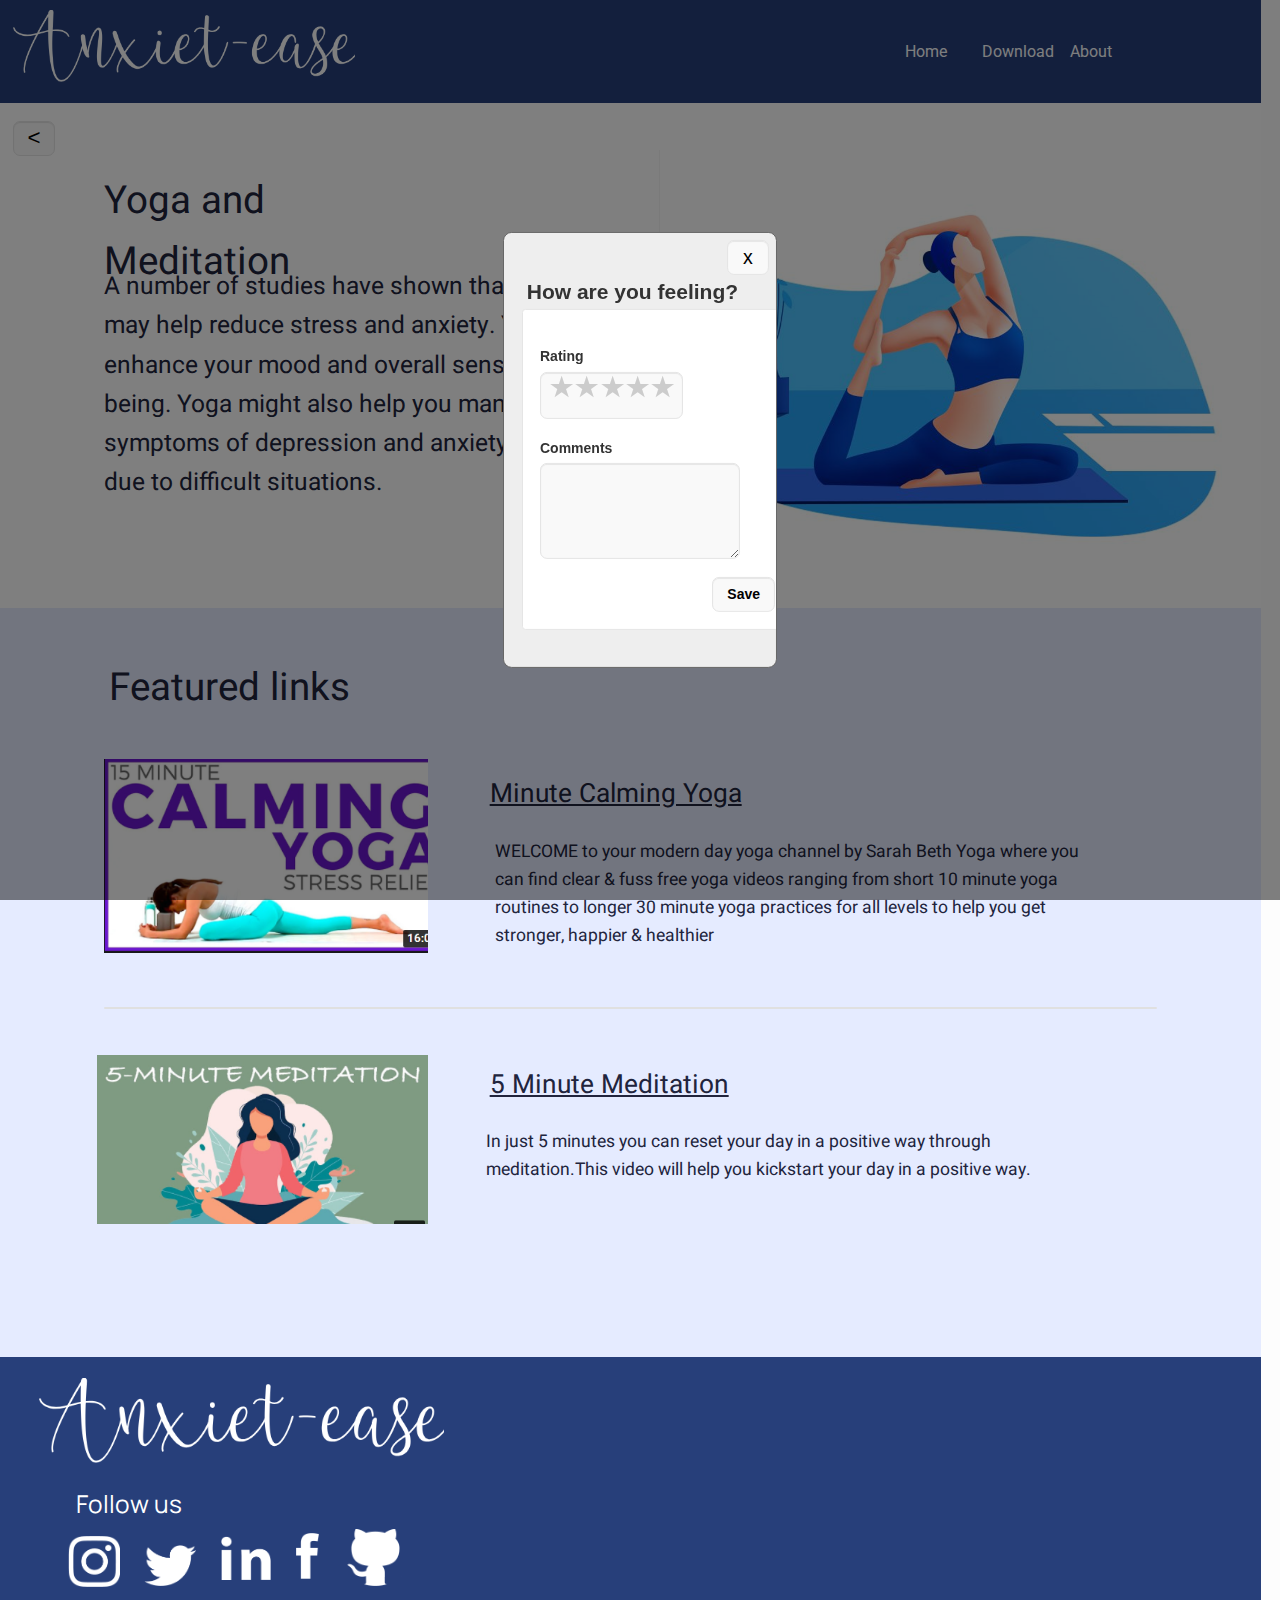
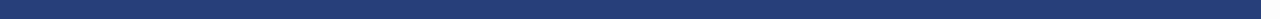
<file: yoga/yoga.html>
<html lang="en">
          <head>
            <style>
              #myImg {
                border-radius: 5px;
                cursor: pointer;
                transition: 0.3s;
              }
          
              #myImg:hover {
                opacity: 0.7;
              }
          
              /* The Modal (background) */
              .modal {
                display: none;
                /* Hidden by default */
                position: fixed;
                /* Stay in place */
                z-index: 1;
                /* Sit on top */
                padding-top: 100px;
                /* Location of the box */
                left: 0;
                top: 0;
                width: 100%;
                /* Full width */
                height: 100%;
                /* Full height */
                overflow: auto;
                /* Enable scroll if needed */
                background-color: rgb(0, 0, 0);
                /* Fallback color */
                background-color: rgba(0, 0, 0, 0.9);
                /* Black w/ opacity */
              }
          
              /* Modal Content (image) */
              .modal-content {
                margin: auto;
                display: block;
                width: 80%;
                max-width: 700px;
              }
          
              /* Caption of Modal Image */
              #caption {
                margin: auto;
                display: block;
                width: 80%;
                max-width: 700px;
                text-align: center;
                color: #ccc;
                padding: 10px 0;
                height: 150px;
              }
          
              /* Add Animation */
              .modal-content,
              #caption {
                -webkit-animation-name: zoom;
                -webkit-animation-duration: 0.6s;
                animation-name: zoom;
                animation-duration: 0.6s;
              }
          
              @-webkit-keyframes zoom {
                from {
                  -webkit-transform: scale(0)
                }
          
                to {
                  -webkit-transform: scale(1)
                }
              }
          
              @keyframes zoom {
                from {
                  transform: scale(0)
                }
          
                to {
                  transform: scale(1)
                }
              }
          
              /* The Close Button */
              .close8 {
                position: absolute;
                top: 15px;
                right: 35px;
                color: #f1f1f1;
                font-size: 40px;
                font-weight: bold;
                transition: 0.3s;
              }
          
              .close8:hover,
              .close8:focus {
                color: #bbb;
                text-decoration: none;
                cursor: pointer;
              }
            </style>
            <meta charset="utf-8">
          
            <title>Yoga And Meditation</title>
            <link href="https://fonts.googleapis.com/css?family=Manrope&display=swap" rel="stylesheet">
            <link href="https://fonts.googleapis.com/css?family=Heebo&display=swap" rel="stylesheet">
            <link href="https://fonts.googleapis.com/css?family=Roboto&display=swap" rel="stylesheet">

            <link rel="stylesheet" href="yoga.css">
      
          </head>
          
          <body>
            <div class=e33_344>
              <div class=e33_452>
                <div class="e28_632">
                  <div class="e33_454" id="footer"></div>


                  <div class=e33_455>
                    <span class="e33_473">Follow us</span>
                    <div class=e33_456>
                      <div class="e33_457">
                        <a href="https://www.youtube.com/watch?v=dQw4w9WgXcQ">
                        <img class="fb" src="images/facebook.png" >
                        </a>
                      </div>
                    </div>
                    <div class=e33_458>
                      <a href="https://www.youtube.com/watch?v=dQw4w9WgXcQ">
                      <img class="ldin" src="images/linkedin.png">
                      </a>

                    </div>
                    <div class=e33_463>
                      <div class="e33_464">
                        <a href="https://www.youtube.com/watch?v=dQw4w9WgXcQ">
                        <img class="twt" src="images/twitter.png" >
                        </a>
                      </div>
                    </div>
                    <div class=e33_465>
                      <div class=e33_466>
                        <a href="https://www.youtube.com/watch?v=dQw4w9WgXcQ">
                        <img class="ig" src="images/instagram.png" >
                        </a>
                      </div>
                    </div>
                    <div class="e33_472">
                      <a href="https://www.youtube.com/watch?v=dQw4w9WgXcQ">
                      <img class="git" src="images/github.png" >
                      </a>
                    </div>
                  </div>
                  <div class="e33_474"></div>
                </div>
              <!-- <div class=e28_642>
                <div class="e33_346"></div>
                <div class=e33_347>
                  <div class=e33_348>
                    <div class="e33_349"></div>
                  </div>
                  <div class=e33_350>
                    <div class=e33_351>
                      <div class="e33_352"></div>
                    </div>
                    <div class=e33_353>
                      <div class="e33_354"></div>
                    </div>
                  </div>
                  <div class=e33_355>
                    <div class="e33_356"></div>
                  </div>
                  <div class=e33_357>
                    <div class=e33_358>
                      <div class="e33_359"></div>
                    </div>
                    <div class=e33_360>
                      <div class="e33_361"></div>
                    </div>
                    <div class=e33_362>
                      <div class="e33_363"></div>
                    </div>
                  </div>
                  <div class="e33_364"></div><span  class="e33_365">Follow us</span>
                </div>
                <div class="e33_366"></div>
              </div> -->


              <div class=e33_367>
                <div class="e33_368"></div><a href="https://www.youtube.com/watch?v=inpok4MKVLM" class="e33_369"><u>5 Minute Meditation</u></a><span  class="e33_370">In just 5 minutes you can reset your day in a positive way through meditation.This video will help you kickstart your day in a positive way.
            </span>
                <div class="e33_372"></div><a href="https://www.youtube.com/watch?v=Nw2oBIrQGLo" class="e33_373"><u> Minute Calming Yoga</u></a><span  class="e33_374">WELCOME to your modern day yoga channel by Sarah Beth Yoga where you can find clear & fuss free yoga videos ranging from short 10 minute yoga routines to longer 30 minute yoga practices for all levels to help you get stronger, happier & healthier</span>
                <div class="e33_375"></div><span  class="e33_376">Featured links</span>
                <div class="e33_514"></div>
              </div>
              <div class=e33_377>
                <div class="e33_378"></div>
                <div class="e33_379"></div><span  class="e33_380">A number of studies have shown that yoga may help reduce stress and anxiety. Yoga can enhance your mood and overall sense of well-being. Yoga might also help you manage your symptoms of depression and anxiety that are due to difficult situations.</span><span  class="e33_381">Yoga and Meditation</span>
                
                <div class="e58_281">
                  <!-- AAAAAAAAAAAAAAAAAAAAAAAAAAAAAAAAAAAAAA -->



        <button id="review-add-btn" aria-label="add review" title="Add Review"></button>
        <div id="modal" role="dialog" aria-modal="true" aria-labelledby="add-review-header" class="">
          <button class="close-btn" aria-label="close" title="Close">x</button>
          <div id="review-form-container">
            <h2 id="add-review-header">How are you feeling?</h2>
            <form id="review-form">
              <div class="fieldset">
                <!-- <label for="reviewName">Name</label> -->
                <!-- <input name="reviewName" id="reviewName" required=""> -->
              </div>
              <div class="fieldset">
                <label>Rating</label>
                <div class="rate">
                  <input type="radio" id="star5" name="rate" value="5" onkeydown="navRadioGroup(event)"
                    onfocus="setFocus(event)" required="">
                  <label for="star5" title="5 stars">5 stars</label>
                  <input type="radio" id="star4" name="rate" value="4" onkeydown="navRadioGroup(event)">
                  <label for="star4" title="4 stars">4 stars</label>
                  <input type="radio" id="star3" name="rate" value="3" onkeydown="navRadioGroup(event)">
                  <label for="star3" title="3 stars">3 stars</label>
                  <input type="radio" id="star2" name="rate" value="2" onkeydown="navRadioGroup(event)">
                  <label for="star2" title="2 stars">2 stars</label>
                  <input type="radio" id="star1" value="1"
                    onkeydown="navRadioGroup(event)" onfocus="setFocus(event)">
                  <label for="star1" title="1 star">1 star</label>
                </div>
              </div>

              <div class="fieldset">
                <label for="reviewComments">Comments</label>
                <textarea name="reviewComments" id="reviewComments" cols="20" rows="5" ></textarea>
              </div>
              <div class="fieldset right">
                <button id="submit-review-btn">
                  <a href="../activities/activities.html">Save</a> 
                </button>
              </div>
            </form>
          </div>
        </div>
        <div class="modal-overlay"></div>


        <script>
          let focusedElementBeforeModal;
          const modal = document.getElementById('modal');
          const modalOverlay = document.querySelector('.modal-overlay');

          window.onload = () => {
            const addReview = document.getElementById('review-add-btn');
            addReview.id = 'review-add-btn';
            addReview.innerHTML = '<';
            addReview.setAttribute('aria-label', 'add review');
            addReview.title = 'Add Review';
            addReview.addEventListener('click', openModal);
            addReview.click();
          }

          const openModal = () => {
            // Save current focus
            focusedElementBeforeModal = document.activeElement;

            // Listen for and trap the keyboard
            modal.addEventListener('keydown', trapTabKey);

            // Listen for indicators to close the modal
            modalOverlay.addEventListener('click', closeModal);
            // Close btn
            const closeBtn = document.querySelector('.close-btn');
            closeBtn.addEventListener('click', closeModal);

            // submit form
            const form = document.getElementById('review-form');
            form.addEventListener('submit', submitAddReview, false);

            // Find all focusable children
            var focusableElementsString = 'a[href], area[href], input:not([disabled]), select:not([disabled]), textarea:not([disabled]), button:not([disabled]), iframe, object, embed, [tabindex="0"], [contenteditable]';
            var focusableElements = modal.querySelectorAll(focusableElementsString);
            // Convert NodeList to Array
            focusableElements = Array.prototype.slice.call(focusableElements);

            var firstTabStop = focusableElements[0];
            var lastTabStop = focusableElements[focusableElements.length - 1];

            // Show the modal and overlay
            modal.classList.add('show');
            modalOverlay.classList.add('show');

            // Focus first child
            // firstTabStop.focus();
            const reviewName = document.getElementById('reviewName');
            reviewName.focus();

            function trapTabKey(e) {
              // Check for TAB key press
              if (e.keyCode === 9) {

                // SHIFT + TAB
                if (e.shiftKey) {
                  if (document.activeElement === firstTabStop) {
                    e.preventDefault();
                    lastTabStop.focus();
                  }

                  // TAB
                } else {
                  if (document.activeElement === lastTabStop) {
                    e.preventDefault();
                    firstTabStop.focus();
                  }
                }
              }

              // ESCAPE
              if (e.keyCode === 27) {
                closeModal();
              }
            }
          };

          const submitAddReview = (e) => {
            // console.log(e);
            console.log('Form subbmitted!');
            e.preventDefault();
            closeModal();
          };

          const closeModal = () => {
            // Hide the modal and overlay
            modal.classList.remove('show');
            modalOverlay.classList.remove('show');

            const form = document.getElementById('review-form');
            form.reset();
            // Set focus back to element that had it before the modal was opened
            focusedElementBeforeModal.focus();
          };

          const setFocus = (evt) => {
            const rateRadios = document.getElementsByName('rate');
            const rateRadiosArr = Array.from(rateRadios);
            const anyChecked = rateRadiosArr.some(radio => { return radio.checked === true; });
            // console.log('anyChecked', anyChecked);
            if (!anyChecked) {
              const star1 = document.getElementById('star1');
              star1.focus();
              // star1.checked = true;
            }
          };

          const navRadioGroup = (evt) => {
            // console.log('key', evt.key, 'code', evt.code, 'which', evt.which);
            // console.log(evt);

            const star1 = document.getElementById('star1');
            const star2 = document.getElementById('star2');
            const star3 = document.getElementById('star3');
            const star4 = document.getElementById('star4');
            const star5 = document.getElementById('star5');

            if (['ArrowRight', 'ArrowLeft', 'ArrowDown', 'ArrowUp'].includes(evt.key)) {
              evt.preventDefault();
              // console.log('attempting return');
              if (evt.key === 'ArrowRight' || evt.key === 'ArrowDown') {
                switch (evt.target.id) {
                  case 'star1':
                    star2.focus();
                    star2.checked = true;
                    break;
                  case 'star2':
                    star3.focus();
                    star3.checked = true;
                    break;
                  case 'star3':
                    star4.focus();
                    star4.checked = true;
                    break;
                  case 'star4':
                    star5.focus();
                    star5.checked = true;
                    break;
                  case 'star5':
                    star1.focus();
                    star1.checked = true;
                    break;
                }
              } else if (evt.key === 'ArrowLeft' || evt.key === 'ArrowUp') {
                switch (evt.target.id) {
                  case 'star1':
                    star5.focus();
                    star5.checked = true;
                    break;
                  case 'star2':
                    star1.focus();
                    star1.checked = true;
                    break;
                  case 'star3':
                    star2.focus();
                    star2.checked = true;
                    break;
                  case 'star4':
                    star3.focus();
                    star3.checked = true;
                    break;
                  case 'star5':
                    star4.focus();
                    star4.checked = true;
                    break;
                }
              }
            }
          };
        </script>
        <!-- aaaaaaaaaaaaaaaaaaaaaaaaaaaaaaaaaaaaaa -->
                </div>
                
              </div>
              <div class=e33_382>
                <div class="ei33_382_4_3"></div>
                <div class=ei33_382_12_2003>
                  <a href="#footer">
                  <div class="ei33_382_12_2004"></div><span  class="ei33_382_12_2005">About</span>
                  </a>
                </div>
                <div class=ei33_382_1_41>
                  <div class=ei33_382_1_37>
                    <a href="../index.html#downloadid">
                    <div class="ei33_382_1_38"></div><span  class="ei33_382_1_39">Download</span>
                    </a>
                  </div>
                </div>
                <div class=ei33_382_1_36>
                  <a href="../profile/profile.html">
                  <div class="ei33_382_1_32"></div><span  class="ei33_382_1_33">Home</span>
                  </a>
                </div>
                <div class="ei33_382_4_7"></div>
              </div>
              <div class=e28_597>
                <div class="e28_598"></div><span  class="e28_599"></span>
              </div>
            </div>
          </body>
          </html>
</file>
<file: styles.css>
body {
    zoom: 0.876;
    -moz-transform: scale(2);
    -moz-transform-origin: 0 0;
}
.e1_10 { 
	overflow:hidden;
}
.iph{
	width: inherit;
	height: inherit;
	
}
body{
	width: 1440px;
	height:2650px;
}
.e1_10 { 
	background-color:rgba(255, 255, 255, 1);
	max-width:1440px;
	max-height:2650px;
	width: 100%;
	height: 100%;
	position:absolute;
}
.e28_581 { 
	width:1442px;
	height:306px;
	position:absolute;
	left:-2px;
	top:2350px;
}
.fb{
	width:26.761810302734375px;
	height:52.889251708984375px;
}

.e14_337 { 
	background-color:rgba(38.69270816445351, 62.54835247993469, 122.1874974668026, 1);
	width:1442px;
	height:306px;
	position:absolute;
	left:0px;
	top:0px;
}
.e14_386 { 
	width:427.0000305175781px;
	height:106.5757827758789px;
	position:absolute;
	left:37px;
	top:151.56112670898438px;
}
.e14_340 { 
	transform: rotate(1.1732168703013385e-21deg);
	width:26.761810302734375px;
	height:51.544105529785156px;
	position:absolute;
	left:303.1341857910156px;
	top:47.60310363769531px;
}
.e14_341 { 
	transform: rotate(1.1580579595539172e-21deg);
	background-color:rgba(38.69270816445351, 62.54835247993469, 122.1874974668026, 1);
	width:26.761810302734375px;
	height:51.544105529785156px;
	position:absolute;
	left:0px;
	top:0px;
}
.e14_344 { 
	transform: rotate(-1.1562991541955707e-22deg);
	width:57.150665283203125px;
	height:48.777366638183594px;
	position:absolute;
	left:217.42037963867188px;
	top:50.34595489501953px;
}
.ldin{
	width:57.150665283203125px;
	height:50.05029296875px;
}
.e14_345 { 
	transform: rotate(-1.1601501709134933e-22deg);
	width:11.7496337890625px;
	height:48.777366638183594px;
	position:absolute;
	left:0px;
	top:0px;
}
.e14_346 { 
	transform: rotate(-1.1601501709134933e-22deg);
	background-color:rgba(255, 255, 255, 1);
	width:11.7496337890625px;
	height:48.777366638183594px;
	position:absolute;
	left:0px;
	top:0px;
}
.e14_347 { 
	transform: rotate(-1.2590622587410086e-22deg);
	width:34.154266357421875px;
	height:34.741580963134766px;
	position:absolute;
	left:22.99639892578125px;
	top:13.714717864990234px;
}
.e14_348 { 
	transform: rotate(-1.2590622587410086e-22deg);
	background-color:rgba(38.69270816445351, 62.54835247993469, 122.1874974668026, 1);
	width:34.154266357421875px;
	height:34.741580963134766px;
	position:absolute;
	left:0px;
	top:0px;
}
.e14_352 { 
	width:59.05889892578125px;
	height:45.69704818725586px;
	position:absolute;
	left:129.61599731445312px;
	top:60.4030647277832px;
}
.twt{
	width:59.05889892578125px;
	height:46.8895263671875px;
}

.e14_353 { 
	background-color:rgba(38.69270816445351, 62.54835247993469, 122.1874974668026, 1);
	width:59.05889892578125px;
	height:45.69704818725586px;
	position:absolute;
	left:0px;
	top:0px;
}
.e14_356 { 
	transform: rotate(5.4148573293977964e-21deg);
	width:59.05889892578125px;
	height:56.22980499267578px;
	position:absolute;
	left:42.856903076171875px;
	top:50.34595489501953px;
}
.e14_357 { 
	transform: rotate(5.267149679764238e-21deg);
	width:59.05889892578125px;
	height:56.22980499267578px;
	position:absolute;
	left:0px;
	top:0px;
}
.ig{
	width:59.05889892578125px;
	height:57.697235107421875px;
}

.e14_358 { 
	transform: rotate(5.267149679764238e-21deg);
	background-color:rgba(255, 255, 255, 1);
	width:59.05888366699219px;
	height:56.22980499267578px;
	position:absolute;
	left:0.00001291883108933689px;
	top:0.000013106922779115848px;
}
.e14_359 { 
	transform: rotate(5.738291230125925e-21deg);
	width:30.327537536621094px;
	height:28.874853134155273px;
	position:absolute;
	left:14.379425048828125px;
	top:13.690596580505371px;
}
.e14_360 { 
	transform: rotate(5.738291230125925e-21deg);
	background-color:rgba(255, 255, 255, 1);
	width:30.327537536621094px;
	height:28.874853134155273px;
	position:absolute;
	left:0px;
	top:0px;
}
.e14_361 { 
	transform: rotate(5.7384112318792315e-21deg);
	width:7.0870819091796875px;
	height:6.7477545738220215px;
	position:absolute;
	left:41.761505126953125px;
	top:9.737446784973145px;
}
.e14_362 { 
	transform: rotate(5.7384112318792315e-21deg);
	background-color:rgba(255, 255, 255, 1);
	width:7.0870819091796875px;
	height:6.7477545738220215px;
	position:absolute;
	left:0px;
	top:0px;
}
.e14_365 { 
	background-color:rgba(38.69270816445351, 62.54835247993469, 122.1874974668026, 1);
	width:70.5560302734375px;
	height:62.899574279785156px;
	position:absolute;
	left:356.4440002441406px;
	top:43.031455993652344px;
}
.git{
	width:70.5560302734375px;
	height:64.541015625px;
}

.e20_186 { 
	color:rgba(255, 255, 255, 1);
	width:223.69212341308594px;
	height:37.5917854309082px;
	position:absolute;
	left:0px;
	top:0px;
	font-family:Mulish;
	text-align:center;
	font-size:28px;
	letter-spacing:0;
}
.e14_385 { 
	width:462px;
	height:97.84326171875px;
	position:absolute;
	left:47px;
	top:30.695924758911133px;
	background-image:url(anxiet_ease.png);
	background-repeat:no-repeat;
	background-size:cover;
}
.e14_221 { 
	width:1443px;
	height:335px;
	position:absolute;
	left:-3px;
	top:2022px;
}
.e7_281 { 
	background-color:rgba(229.00000154972076, 235.0000011920929, 255, 1);
	width:1443px;
	height:335px;
	position:absolute;
	left:0px;
	top:0px;
}
.e7_282 { 
	color:rgba(0, 0, 0, 1);
	width:461.37945556640625px;
	height:66.62288665771484px;
	position:absolute;
	left:946.9853515625px;
	top:56px;
	font-family:Mulish;
	text-align:right;
	font-size:64px;
	letter-spacing:0;
}
.e7_284 { 
	color:rgba(0, 0, 0, 1);
	width:940.677978515625px;
	height:190px;
	position:absolute;
	left:479.322021484375px;
	top:127px;
	font-family:Mulish;
	text-align:right;
	font-size:36px;
	letter-spacing:0;
}
.e14_219 { 
	width:1436px;
	height:612px;
	position:absolute;
	left:4px;
	top:1410px;
}

.e19_205 { 
	box-shadow:0px 5px 5px rgba(0, 0, 0, 0.25);
	width:387.99px;
	height:129.99px;
	border-radius: 10%;
	position:absolute;
	left:100px;
	top:388px;
}
.e19_206 { 
	background-color:rgba(0, 0, 0, 1);
	width:207.6666717529297px;
	height:62.1659049987793px;
	position:absolute;
	left:1.1666666269302368px;
	top:1.21893310546875px;
}
.e19_207 { 
	background-color:rgba(166.00000530481339, 166.00000530481339, 166.00000530481339, 1);
	width:167.5990447998047px;
	height:52.16651153564453px;
	position:absolute;
	left:0px;
	top:64.6036376953125px;
}
.e19_208 { 
	width:32.28727340698242px;
	height:41.20344161987305px;
	position:absolute;
	left:19.898523330688477px;
	top:10.04107666015625px;
}
.e19_209 { 
	width:32.28727340698242px;
	height:41.20344161987305px;
	position:absolute;
	left:0px;
	top:0px;
}
.e19_210 { 
	background-color:rgba(255, 255, 255, 1);
	width:32.28727340698242px;
	height:41.20344161987305px;
	position:absolute;
	left:0.0000038052867239457555px;
	top:-0.00001049041748046875px;
}
.e19_211 { 
	width:124.0493392944336px;
	height:28.123577117919922px;
	position:absolute;
	left:65.97110748291016px;
	top:29.07318115234375px;
}
.e19_212 { 
	background-color:rgba(255, 255, 255, 1);
	width:17.4766788482666px;
	height:21.493534088134766px;
	position:absolute;
	left:0px;
	top:0.31496259570121765px;
}
.e19_213 { 
	background-color:rgba(255, 255, 255, 1);
	width:14.374908447265625px;
	height:22.13167381286621px;
	position:absolute;
	left:20.239328384399414px;
	top:5.99188232421875px;
}
.e19_214 { 
	background-color:rgba(255, 255, 255, 1);
	width:14.37334156036377px;
	height:22.13167381286621px;
	position:absolute;
	left:37.40956497192383px;
	top:5.99188232421875px;
}
.e19_215 { 
	background-color:rgba(255, 255, 255, 1);
	width:12.84266185760498px;
	height:22.126806259155273px;
	position:absolute;
	left:58.135780334472656px;
	top:0px;
}
.e19_216 { 
	background-color:rgba(255, 255, 255, 1);
	width:9.090657234191895px;
	height:19.676603317260742px;
	position:absolute;
	left:72.8529052734375px;
	top:2.44854736328125px;
}
.e19_217 { 
	background-color:rgba(255, 255, 255, 1);
	width:14.620681762695312px;
	height:16.16547203063965px;
	position:absolute;
	left:83.8164291381836px;
	top:5.99371337890625px;
}
.e19_218 { 
	background-color:rgba(255, 255, 255, 1);
	width:7.98626184463501px;
	height:15.816594123840332px;
	position:absolute;
	left:101.23087310791016px;
	top:5.99188232421875px;
}
.e19_219 { 
	background-color:rgba(255, 255, 255, 1);
	width:13.265742301940918px;
	height:16.13307762145996px;
	position:absolute;
	left:110.78356170654297px;
	top:5.9630126953125px;
}
.e19_220 { 
	width:120.60377502441406px;
	height:11.279969215393066px;
	position:absolute;
	left:67.94046020507812px;
	top:10.58843994140625px;
}
.e19_221 { 
	width:120.60377502441406px;
	height:11.279969215393066px;
	position:absolute;
	left:0px;
	top:0px;
}
.e19_222 { 
	background-color:rgba(255, 255, 255, 1);
	width:8.359532356262207px;
	height:10.732318878173828px;
	position:absolute;
	left:0px;
	top:0.46918410062789917px;
}
.e19_223 { 
	background-color:rgba(255, 255, 255, 1);
	width:7.1820068359375px;
	height:7.941451072692871px;
	position:absolute;
	left:10.291539192199707px;
	top:3.3385009765625px;
}
.e19_224 { 
	background-color:rgba(255, 255, 255, 1);
	width:10.62440013885498px;
	height:7.613560676574707px;
	position:absolute;
	left:19.06955909729004px;
	top:3.49346923828125px;
}
.e19_225 { 
	background-color:rgba(255, 255, 255, 1);
	width:6.427561283111572px;
	height:7.773399829864502px;
	position:absolute;
	left:31.71775245666504px;
	top:3.33367919921875px;
}
.e19_226 { 
	background-color:rgba(255, 255, 255, 1);
	width:1.628662109375px;
	height:11.107050895690918px;
	position:absolute;
	left:41.01224136352539px;
	top:0px;
}
.e19_227 { 
	background-color:rgba(255, 255, 255, 1);
	width:7.1820068359375px;
	height:7.941451072692871px;
	position:absolute;
	left:45.05665969848633px;
	top:3.3385009765625px;
}
.e19_228 { 
	background-color:rgba(255, 255, 255, 1);
	width:6.0200042724609375px;
	height:7.941451072692871px;
	position:absolute;
	left:54.10844039916992px;
	top:3.3385009765625px;
}
.e19_229 { 
	background-color:rgba(255, 255, 255, 1);
	width:7px;
	height:11.279969215393066px;
	position:absolute;
	left:62.39179611206055px;
	top:0px;
}
.e19_230 { 
	background-color:rgba(255, 255, 255, 1);
	width:7.1820068359375px;
	height:7.941451072692871px;
	position:absolute;
	left:76.1521987915039px;
	top:3.3385009765625px;
}
.e19_231 { 
	background-color:rgba(255, 255, 255, 1);
	width:6.425994873046875px;
	height:7.773399829864502px;
	position:absolute;
	left:85.67377471923828px;
	top:3.33367919921875px;
}
.e19_232 { 
	background-color:rgba(255, 255, 255, 1);
	width:4.46600341796875px;
	height:9.666372299194336px;
	position:absolute;
	left:98.6051254272461px;
	top:1.59735107421875px;
}
.e19_233 { 
	background-color:rgba(255, 255, 255, 1);
	width:6.368494510650635px;
	height:11.107050895690918px;
	position:absolute;
	left:105.3328857421875px;
	top:0px;
}
.e19_234 { 
	background-color:rgba(255, 255, 255, 1);
	width:6.51934814453125px;
	height:7.925178050994873px;
	position:absolute;
	left:114.08438873291016px;
	top:3.32391357421875px;
}
.e14_216 { 
	color:rgba(0, 0, 0, 1);
	width:602.7923583984375px;
	height:209.36842346191406px;
	position:absolute;
	left:5.6843418860808015e-14px;
	top:141.726318359375px;
	font-family:Mulish;
	text-align:center;
	font-size:72px;
	letter-spacing:0;
}
.e24_193 { 
	opacity:1;
	width:860px;
	height:612px;
	position:absolute;
	left:580.847900390625px;
	top:0px;
	border-radius: 10pc;
	background-repeat:no-repeat;
	background-size:cover;
}
.e14_336 { 
	width:1440px;
	height:780px;
	position:absolute;
	left:0px;
	top:640px;
}
.e4_24 { 
	width:1440px;
	height:780px;
	position:absolute;
	left:0px;
	top:0px;
}
.e7_275 { 
	background-color:rgba(229.00000154972076, 235.0000011920929, 255, 1);
	width:1440px;
	height:780px;
	position:absolute;
	left:0px;
	top:0px;
}
.e27_200 { 
	box-shadow:0px 4px 4px rgba(0, 0, 0, 0.25);
	background-color:rgba(255, 255, 255, 1);
	width:438.9999694824219px;
	height:533px;
	position:absolute;
	left:512.5px;
	top:191px;
	border-radius:35px;
}
.e4_22 { 
	width:420px;
	height:417.2185363769531px;
	position:absolute;
	left:526.5px;
	top:198px;
	background-image:url(img2_1.png);
	background-repeat:no-repeat;
	background-size:cover;
}
.e30_201 { 
	box-shadow:0px 4px 4px rgba(0, 0, 0, 0.25);
	background-color:rgba(255, 255, 255, 1);
	width:420px;
	height:533px;
	position:absolute;
	left:41.5px;
	top:191px;
	border-radius:35px;
}
.e4_21 { 
	width:483.80029296875px;
	height:444.08380126953125px;
	position:absolute;
	left:4.5px;
	top:171px;
	background-image:url(img3_1.png);
	background-repeat:no-repeat;
	background-size:cover;
}
.e30_202 { 
	box-shadow:0px 4px 4px rgba(0, 0, 0, 0.25);
	background-color:rgba(255, 255, 255, 1);
	width:420px;
	height:533px;
	position:absolute;
	left:984.5px;
	top:191px;
	border-radius:35px;
}
.e4_23 { 
	width:442.7824401855469px;
	height:449.8761901855469px;
	position:absolute;
	left:980.824951171875px;
	top:171px;
	background-image:url(img1_1.png);
	background-repeat:no-repeat;
	background-size:cover;
}
.e7_274 { 
	width:1297px;
	height:94.68480682373047px;
	position:absolute;
	left:117.5px;
	top:629px;
}
.e7_273 { 
	/* box-shadow:0px 4px 4px rgba(0, 0, 0, 0.25); */
	color:rgba(0, 0, 0, 1);
	width:424px;
	height:61px;
	position:absolute;
	left:873px;
	top:0px;
	font-family:Mulish;
	text-align:center;
	font-size:35px;
	letter-spacing:0;
}
.e7_20 { 
	/* box-shadow:0px 4px 4px rgba(0, 0, 0, 0.25); */
	color:rgba(0, 0, 0, 1);
	width:472.7959899902344px;
	height:77.68480682373047px;
	position:absolute;
	left:367.8238525390625px;
	top:17px;
	font-family:Mulish;
	text-align:center;
	font-size:36px;
	letter-spacing:0;
}
.e34_198 { 
	width:285px;
	height:29px;
	position:absolute;
	left:0px;
	top:0px;
}
.e7_19 { 
	/* box-shadow:0px 4px 4px rgba(0, 0, 0, 0.25); */
	color:rgba(0, 0, 0, 1);
	width:398px;
	height:43.2156867980957px;
	position:absolute;
	left:-67.99998474121094px;
	top:0px;
	font-family:Mulish;
	text-align:center;
	font-size:36px;
	letter-spacing:0;
}
.e4_25 { 
	color:rgba(0, 0, 0, 1);
	width:972.9912109375px;
	height:105.51219177246094px;
	position:absolute;
	left:239.5px;
	top:65px;
	font-family:Mulish;
	text-align:center;
	font-size:64px;
	letter-spacing:0;
}
.e1_52 { 
	width:1364px;
	height:500px;
	position:absolute;
	left:62.00006103515625px;
	top:117px;
}
.e12_2 { 
	color:rgba(0, 0, 0, 1);
	width:978.8218994140625px;
	height:263.4773254394531px;
	position:absolute;
	left:0px;
	top:61px;
	font-family:Mulish;
	text-align:left;
	font-size:64px;
	letter-spacing:0;
}
.e1_48 { 
	color:rgba(0, 0, 0, 1);
	width:846px;
	height:198px;
	position:absolute;
	left:0px;
	top:324px;
	font-family:Mulish;
	text-align:left;
	font-size:30px;
	letter-spacing:0;
}
.e4_11 { 
	width:530.6781616210938px;
	height:90%;
	position:absolute;
	left:845.32177734375px;
	top:20px;
	background-image:url(image_1.png);
	background-repeat:no-repeat;
	background-size:cover;
}
.image1{
	width: 100%;
	height: 70%;
}

.e4_33 { 
	width:1439px;
	height:105px;
	position:absolute;
	left:1px;
	top:0px;
}
.e4_3 { 
	background-color:rgba(38.69270816445351, 62.54835247993469, 122.1874974668026, 1);
	width:1440px;
	height:117.11695861816406px;
	position:absolute;
	left:-1px;
	top:0px;
}
.e12_2003 { 
	width:76.9464111328125px;
	height:60px;
	position:absolute;
	left:1205.19384765625px;
	top:24px;
}
.e12_2004 { 
	width:76.9464111328125px;
	height:60px;
	position:absolute;
	left:0px;
	top:0px;
}
.e12_2005 { 
	color:rgba(251.0536229610443, 251.92183077335358, 255, 1);
	width:47.966552734375px;
	height:21px;
	position:absolute;
	left:14.989501953125px;
	top:20px;
	font-family:Mulish;
	text-align:left;
	font-size:18px;
	letter-spacing:0;
}
.e1_41 { 
	width:87.9390869140625px;
	height:60px;
	position:absolute;
	left:1113.2547607421875px;
	top:22px;
}
.e1_37 { 
	width:87.9390869140625px;
	height:60px;
	position:absolute;
	left:0px;
	top:0px;
}
.e1_38 { 
	width:76.9466552734375px;
	height:60px;
	position:absolute;
	left:0px;
	top:0px;
}
.e1_39 { 
	color:rgba(251.0536229610443, 251.92183077335358, 255, 1);
	width:80.94384765625px;
	height:21px;
	position:absolute;
	left:6.9952392578125px;
	top:22px;
	font-family:Mulish;
	text-align:left;
	font-size:18px;
	letter-spacing:0;
}
.e1_36 { 
	width:96.2547607421875px;
	height:60px;
	position:absolute;
	left:1015px;
	top:24px;
}
.e1_32 { 
	width:76.9464111328125px;
	height:60px;
	position:absolute;
	left:19.308349609375px;
	top:0px;
}
.e1_33 { 
	color:rgba(251.0536229610443, 251.92183077335358, 255, 1);
	width:82px;
	height:21px;
	position:absolute;
	left:0px;
	top:20px;
	font-family:Mulish;
	text-align:center;
	font-size:18px;
	letter-spacing:0;
}
.e9_11 { 
	width:76.9466552734375px;
	height:60px;
	position:absolute;
	left:1285.10693359375px;
	top:24px;
}
.e9_8 { 
	width:76.9466552734375px;
	height:60px;
	position:absolute;
	left:0px;
	top:0px;
}
.e9_12 { 
	color:rgba(251.0536229610443, 251.92183077335358, 255, 1);
	width:60.7471923828125px;
	height:19px;
	position:absolute;
	left:8.9937744140625px;
	top:20px;
	font-family:Mulish;
	text-align:left;
	font-size:18px;
	letter-spacing:0;
}
.e4_7 { 
	width:390.7284851074219px;
	height:83px;
	position:absolute;
	left:13.990278244018555px;
	top:11px;
	background-image:url(anxiet_ease.png);
	background-repeat:no-repeat;
	background-size:cover;
}
</file>
<file: about/about.css>
@import url(https://fonts.googleapis.com/css?family=Quicksand:400,300);
body{
    font-family: 'Quicksand', sans-serif;
	zoom: 0.876;
  -moz-transform: scale(2);
  -moz-transform-origin: 0 0;
}
.team{
    padding:75px 0;
}
h3.description{
	font-weight: bold;
	letter-spacing: 2px;
	color: #999;
	border-bottom: 1px solid rgba(0, 0, 0,0.1);
	padding-bottom: 5px;
	text-align: center;
}
.profile{
	margin-top: 25px;
}
.profile h1{
	font-weight: normal;
	font-size: 20px;
	margin:10px 0 0 0;
}
.profile h2{
	font-size: 14px;
	font-weight: lighter;
	margin-top: 5px;
}
.profile .img-box{
	opacity: 1;
	display: block;
	position: relative;
}
.profile .img-box:after{
	content:"";
	opacity: 0;
	background-color: rgba(0, 0, 0, 0.75);
	position: absolute;
	right: 0;
	left: 0;
	top: 0;
	bottom: 0;
}
.img-box ul{
	position: absolute;
	z-index: 2;
	bottom: 50px;
	text-align: center;
	width: 100%;
	padding-left: 0px;
	height: 0px;
	margin:0px;
	opacity: 0;
}
.profile .img-box:after, .img-box ul, .img-box ul li{
	-webkit-transition: all 0.5s ease-in-out 0s;
    -moz-transition: all 0.5s ease-in-out 0s;
    transition: all 0.5s ease-in-out 0s;
}
.img-box ul i{
	font-size: 20px;
	letter-spacing: 10px;
}
.img-box ul li{
	width: 30px;
    height: 30px;
    text-align: center;
    border: 1px solid #88C425;
    margin: 2px;
    padding: 5px;
	display: inline-block;
}
.img-box a{
	color:#fff;
}
.img-box:hover:after{
	opacity: 1;
}
.img-box:hover ul{
	opacity: 1;
}
.img-box ul a{
	-webkit-transition: all 0.3s ease-in-out 0s;
	-moz-transition: all 0.3s ease-in-out 0s;
	transition: all 0.3s ease-in-out 0s;
}
.img-box a:hover li{
	border-color: #fff;
	color: #88C425;
}
a{
    color:#88C425;
}
a:hover{
    text-decoration:none;
    color:#519548;
}
i.red{
    color:#BC0213;
}


.message{
    margin-left:300px;
    padding-top: 75%;
}

/* footer */
.e28_632 { 
	width:1442px;
	height:306px;
	position:absolute;
	left:-2px;
	top:1200px;
}
.e33_454 { 
	background-color:rgba(38.69270816445351, 62.54835247993469, 122.1874974668026, 1);
	width:1442px;
	height:306px;
	position:absolute;
	left:0px;
	top:0px;
}
.e33_455 { 
	width:427.0000305175781px;
	height:117.27896118164062px;
	position:absolute;
	left:37px;
	top:151.56112670898438px;
}
.e33_456 { 
	transform: rotate(1.203834266794642e-21deg);
	width:26.761810302734375px;
	height:52.889251708984375px;
	position:absolute;
	left:303.1341857910156px;
	top:56.767303466796875px;
}
.e33_457 { 
	width:26.761810302734375px;
	height:52.889251708984375px;
	background-repeat: no-repeat;
}
.fb{
	width:26.761810302734375px;
	height:52.889251708984375px;
}

.e33_458 { 
	transform: rotate(-1.1864747363240648e-22deg);
	width:57.150665283203125px;
	height:50.05029296875px;
	position:absolute;
	left:217.42037963867188px;
	top:59.58172607421875px;
}
.ldin{
	width:57.150665283203125px;
	height:50.05029296875px;
}

.e33_462 { 
	transform: rotate(-1.3228827745350142e-22deg);
	background-color:rgba(255, 255, 255, 1);
	width:34.154266357421875px;
	height:35.648223876953125px;
	position:absolute;
	left:0px;
	top:0px;
}
.e33_463 { 
	width:59.05889892578125px;
	height:46.8895263671875px;
	position:absolute;
	left:129.61599731445312px;
	top:69.90133666992188px;
}
.e33_464 { 
	background-color:rgba(38.69270816445351, 62.54835247993469, 122.1874974668026, 1);
	width:59.05889892578125px;
	height:46.8895263671875px;
	position:absolute;
	left:0px;
	top:0px;
}
.twt{
	width:59.05889892578125px;
	height:46.8895263671875px;
}

.e33_465 { 
	transform: rotate(5.556168862980926e-21deg);
	width:59.05889892578125px;
	height:57.697235107421875px;
	position:absolute;
	left:42.856903076171875px;
	top:59.58172607421875px;
}
.e33_466 { 
	transform: rotate(5.408461213347368e-21deg);
	width:59.05889892578125px;
	height:57.697235107421875px;
	position:absolute;
	left:0px;
	top:0px;
}
.ig{
	width:59.05889892578125px;
	height:57.697235107421875px;
}

.e33_470 { 
	transform: rotate(6.033146182222941e-21deg);
	width:7.0870819091796875px;
	height:6.923828125px;
	position:absolute;
	left:41.761505126953125px;
	top:9.9915771484375px;
}
.e33_471 { 
	transform: rotate(6.033146182222941e-21deg);
	background-color:rgba(255, 255, 255, 1);
	width:7.0870819091796875px;
	height:6.923828125px;
	position:absolute;
	left:0px;
	top:0px;
}
.e33_472 { 
	background-color:rgba(38.69270816445351, 62.54835247993469, 122.1874974668026, 1);
	width:70.5560302734375px;
	height:64.541015625px;
	position:absolute;
	left:356.4440002441406px;
	top:52.07635498046875px;
}
.git{
	width:70.5560302734375px;
	height:64.541015625px;
}
.e33_473 { 
	color:rgba(255, 255, 255, 1);
	width:223.69212341308594px;
	height:37.5917854309082px;
	position:absolute;
	left:0px;
	top:0px;
	font-family:Manrope;
	text-align:center;
	font-size:28px;
	letter-spacing:0;
}
.e33_474 { 
	width:462px;
	height:97.84326171875px;
	position:absolute;
	left:47px;
	top:30.695924758911133px;
	background-image:url(images/text_1626369940537.png);
	background-repeat:no-repeat;
	background-size:cover;
}

/* footer end */

/* header */
.e33_382 { 
	width:1439px;
	height:105px;
	position:absolute;
	left:1px;
	top:0px;
}
.ei33_382_4_3 { 
	background-color:rgba(38.69270816445351, 62.54835247993469, 122.1874974668026, 1);
	width:1440px;
	height:117.11695861816406px;
	position:absolute;
	left:-1px;
	top:0px;
}
.ei33_382_12_2003 { 
	width:76.9464111328125px;
	height:60px;
	position:absolute;
	left:1205.19384765625px;
	top:24px;
}
.ei33_382_12_2004 { 
	width:76.9464111328125px;
	height:60px;
	position:absolute;
	left:0px;
	top:0px;
}
.ei33_382_12_2005 { 
	color:rgba(251.0536229610443, 251.92183077335358, 255, 1);
	width:47.966552734375px;
	height:21px;
	position:absolute;
	left:14.989501953125px;
	top:20px;
	font-family:Roboto;
	text-align:left;
	font-size:18px;
	letter-spacing:0;
}
.ei33_382_1_41 { 
	width:87.9390869140625px;
	height:60px;
	position:absolute;
	left:1113.2547607421875px;
	top:22px;
}
.ei33_382_1_37 { 
	width:87.9390869140625px;
	height:60px;
	position:absolute;
	left:0px;
	top:0px;
}
.ei33_382_1_38 { 
	width:76.9466552734375px;
	height:60px;
	position:absolute;
	left:0px;
	top:0px;
}
.ei33_382_1_39 { 
	color:rgba(251.0536229610443, 251.92183077335358, 255, 1);
	width:80.94384765625px;
	height:21px;
	position:absolute;
	left:6.9952392578125px;
	top:22px;
	font-family:Roboto;
	text-align:left;
	font-size:18px;
	letter-spacing:0;
}
.ei33_382_1_36 { 
	width:96.2547607421875px;
	height:60px;
	position:absolute;
	left:1015px;
	top:24px;
}
.ei33_382_1_32 { 
	width:76.9464111328125px;
	height:60px;
	position:absolute;
	left:19.308349609375px;
	top:0px;
}
.ei33_382_1_33 { 
	color:rgba(251.0536229610443, 251.92183077335358, 255, 1);
	width:82px;
	height:21px;
	position:absolute;
	left:0px;
	top:20px;
	font-family:Roboto;
	text-align:center;
	font-size:18px;
	letter-spacing:0;
}
.ei33_382_4_7 { 
	width:390.7284851074219px;
	height:83px;
	position:absolute;
	left:13.990278244018555px;
	top:11px;
	background-image:url(images/anxiet_ease.png);
	background-repeat:no-repeat;
	background-size:cover;
}

/* header end */
</file>
<file: activities/activities.css>
.e9_16 { 
	overflow:hidden;
}
.e9_16 { 
	background-color:rgba(255, 255, 255, 1);
	width:1440px;
	height:2967px;
	position:absolute;
}
body{
	zoom: 0.876;
    -moz-transform: scale(2);
    -moz-transform-origin: 0 0;
	width: 1440px;
	height: 2967px;
}
.e28_631 { 
	width:1442px;
	height:306px;
	position:absolute;
	left:-2px;
	top:2661px;
}
.e9_754 { 
	background-color:rgba(38.69270816445351, 62.54835247993469, 122.1874974668026, 1);
	width:1442px;
	height:306px;
	position:absolute;
	left:0px;
	top:0px;
}
.e9_755 { 
	width:427.0000305175781px;
	height:106.5757827758789px;
	position:absolute;
	left:37px;
	top:151.56112670898438px;
}
.e9_756 { 
	transform: rotate(1.1732168703013385e-21deg);
	width:26.761810302734375px;
	height:51.544105529785156px;
	position:absolute;
	left:303.1341857910156px;
	top:47.60310363769531px;
}
.e9_757 { 
	transform: rotate(1.1580579595539172e-21deg);
	background-color:rgba(38.69270816445351, 62.54835247993469, 122.1874974668026, 1);
	width:26.761810302734375px;
	height:51.544105529785156px;
	position:absolute;
	left:0px;
	top:0px;
}
.fb{
	width:26.761810302734375px;
	height:52.889251708984375px;
}

.e9_758 { 
	transform: rotate(-1.1562991541955707e-22deg);
	width:57.150665283203125px;
	height:48.777366638183594px;
	position:absolute;
	left:217.42037963867188px;
	top:50.34595489501953px;
}
.ldin{
	width:57.150665283203125px;
	height:50.05029296875px;
}


.e9_759 { 
	transform: rotate(-1.1601501709134933e-22deg);
	width:11.7496337890625px;
	height:48.777366638183594px;
	position:absolute;
	left:0px;
	top:0px;
}
.e9_760 { 
	transform: rotate(-1.1601501709134933e-22deg);
	background-color:rgba(255, 255, 255, 1);
	width:11.7496337890625px;
	height:48.777366638183594px;
	position:absolute;
	left:0px;
	top:0px;
}
.e9_761 { 
	transform: rotate(-1.2590622587410086e-22deg);
	width:34.154266357421875px;
	height:34.741580963134766px;
	position:absolute;
	left:22.99639892578125px;
	top:13.714717864990234px;
}
.e9_762 { 
	transform: rotate(-1.2590622587410086e-22deg);
	background-color:rgba(255, 255, 255, 1);
	width:34.154266357421875px;
	height:34.741580963134766px;
	position:absolute;
	left:0px;
	top:0px;
}
.e9_763 { 
	width:59.05889892578125px;
	height:45.69704818725586px;
	position:absolute;
	left:129.61599731445312px;
	top:60.4030647277832px;
}
.e9_764 { 
	background-color:rgba(38.69270816445351, 62.54835247993469, 122.1874974668026, 1);
	width:59.05889892578125px;
	height:45.69704818725586px;
	position:absolute;
	left:0px;
	top:0px;
}
.twt{
	width:59.05889892578125px;
	height:46.8895263671875px;
}

.e9_765 { 
	transform: rotate(5.4148573293977964e-21deg);
	width:59.05889892578125px;
	height:56.22980499267578px;
	position:absolute;
	left:42.856903076171875px;
	top:50.34595489501953px;
}
.e9_766 { 
	transform: rotate(5.267149679764238e-21deg);
	width:59.05889892578125px;
	height:56.22980499267578px;
	position:absolute;
	left:0px;
	top:0px;
}
.ig{
	width:59.05889892578125px;
	height:57.697235107421875px;
}


.e9_767 { 
	transform: rotate(5.267149679764238e-21deg);
	background-color:rgba(255, 255, 255, 1);
	width:59.05888366699219px;
	height:56.22980499267578px;
	position:absolute;
	left:0.00001291883108933689px;
	top:0.000013106922779115848px;
}
.e9_768 { 
	transform: rotate(5.738291230125925e-21deg);
	width:30.327537536621094px;
	height:28.874853134155273px;
	position:absolute;
	left:14.379425048828125px;
	top:13.690596580505371px;
}
.e9_769 { 
	transform: rotate(5.738291230125925e-21deg);
	background-color:rgba(255, 255, 255, 1);
	width:30.327537536621094px;
	height:28.874853134155273px;
	position:absolute;
	left:0px;
	top:0px;
}
.e9_770 { 
	transform: rotate(5.7384112318792315e-21deg);
	width:7.0870819091796875px;
	height:6.7477545738220215px;
	position:absolute;
	left:41.761505126953125px;
	top:9.737446784973145px;
}
.e9_771 { 
	transform: rotate(5.7384112318792315e-21deg);
	background-color:rgba(255, 255, 255, 1);
	width:7.0870819091796875px;
	height:6.7477545738220215px;
	position:absolute;
	left:0px;
	top:0px;
}
.e9_772 { 
	background-color:rgba(38.69270816445351, 62.54835247993469, 122.1874974668026, 1);
	width:70.5560302734375px;
	height:62.899574279785156px;
	position:absolute;
	left:356.4440002441406px;
	top:43.031455993652344px;
}
.git{
	width:70.5560302734375px;
	height:64.541015625px;
}

.e9_773 { 
	color:rgba(255, 255, 255, 1);
	width:223.69212341308594px;
	height:37.5917854309082px;
	position:absolute;
	left:0px;
	top:0px;
	font-family:Manrope;
	text-align:center;
	font-size:28px;
	letter-spacing:0;
}
.e9_774 { 
	width:462px;
	height:97.84326171875px;
	position:absolute;
	left:47px;
	top:30.695924758911133px;
	background-image:url(images/text_1626369940537.png);
	background-repeat:no-repeat;
	background-size:cover;
}
.e9_384 { 
	width:1406px;
	height:2371px;
	position:absolute;
	left:33px;
	top:161px;
}
.e9_383 { 
	width:1406px;
	height:2236px;
	position:absolute;
	left:0px;
	top:135px;
}
.e9_334 { 
	width:1374px;
	height:392px;
	position:absolute;
	left:0px;
	top:0px;
}
.e9_270 { 
	background-color:rgba(64.00000378489494, 90.00000223517418, 103.0000014603138, 1);
	width:1374px;
	height:392px;
	position:absolute;
	left:0px;
	top:0px;
}
.e9_331 { 
	width:589px;
	height:392px;
	position:absolute;
	left:785px;
	top:0px;
	background-image:url(images/inexpensiveexercise_1277759983_770x533_1_650x428_1.png);
	background-repeat:no-repeat;
	background-size:cover;
}
.e9_332 { 
	color:rgba(255, 255, 255, 1);
	width:728px;
	height:154px;
	position:absolute;
	left:53px;
	top:167px;
	font-family:Rozha One;
	text-align:left;
	font-size:42.10846710205078px;
	letter-spacing:0;
}
.e9_330 { 
	color:rgba(255, 255, 255, 1);
	width:284px;
	height:102px;
	position:absolute;
	left:43px;
	top:44px;
	font-family:Rozha One;
	text-align:left;
	font-size:72px;
	letter-spacing:0;
}
.e9_377 { 
	width:1374px;
	height:392.35302734375px;
	position:absolute;
	left:0px;
	top:461px;
}
.e9_271 { 
	background-color:rgba(245.00000059604645, 241.00000083446503, 232.00000137090683, 1);
	width:1374px;
	height:392px;
	position:absolute;
	left:0px;
	top:0px;
}
.e9_366 { 
	color:rgba(0, 0, 0, 1);
	width:195px;
	height:102px;
	position:absolute;
	left:43px;
	top:56px;
	font-family:Rozha One;
	text-align:left;
	font-size:72px;
	letter-spacing:0;
}
.e9_374 { 
	width:589px;
	height:392.35302734375px;
	position:absolute;
	left:785px;
	top:0px;
	background-image:url(images/illustration_theme_with_people_listening_music_52683_26333_1.png);
	background-repeat:no-repeat;
	background-size:cover;
}
.e9_367 { 
	color:rgba(0, 0, 0, 1);
	width:615px;
	height:124px;
	position:absolute;
	left:43px;
	top:177px;
	font-family:Rozha One;
	text-align:left;
	font-size:24px;
	letter-spacing:0;
}
.e9_375 { 
	background-color:rgba(245.00000059604645, 241.00000083446503, 232.00000137090683, 1);
	width:123px;
	height:17px;
	position:absolute;
	left:1015px;
	top:360px;
}
.e9_381 { 
	width:1406px;
	height:599px;
	position:absolute;
	left:0px;
	top:821px;
}
.e9_272 { 
	background-color:rgba(245.43749392032623, 210.66718608140945, 210.66718608140945, 1);
	width:1374px;
	height:392px;
	position:absolute;
	left:0px;
	top:101px;
}
.e9_368 { 
	color:rgba(0, 0, 0, 1);
	width:644px;
	height:189px;
	position:absolute;
	left:43px;
	top:287px;
	font-family:Rozha One;
	text-align:left;
	font-size:36px;
	letter-spacing:0;
}
.e9_369 { 
	color:rgba(0, 0, 0, 1);
	width:696px;
	height:102px;
	position:absolute;
	left:43px;
	top:166px;
	font-family:Rozha One;
	text-align:left;
	font-size:72px;
	letter-spacing:0;
}
.e9_382 { 
	width:621px;
	height:599px;
	position:absolute;
	left:785px;
	top:0px;
	background-image:url(images/nick_slater_on_twitter_removebg_preview_1.png);
	background-repeat:no-repeat;
	background-size:cover;
}
.e9_378 { 
	width:1374px;
	height:392px;
	position:absolute;
	left:0px;
	top:1383px;
}
.e9_273 { 
	background-color:rgba(126.00000008940697, 131.00000739097595, 248.0000004172325, 1);
	width:1374px;
	height:392px;
	position:absolute;
	left:0px;
	top:0px;
}
.e9_370 { 
	color:rgba(255, 255, 255, 1);
	width:644px;
	height:189px;
	position:absolute;
	left:38px;
	top:135px;
	font-family:Rozha One;
	text-align:left;
	font-size:28px;
	letter-spacing:0;
}
.e9_376 { 
	width:632.0907592773438px;
	height:392px;
	position:absolute;
	left:741.4091796875px;
	top:0px;
	background-image:url(images/screenshot_2021_07_16_152049_1.png);
	background-repeat:no-repeat;
	background-size:cover;
}
.e9_371 { 
	color:rgba(255, 255, 255, 1);
	width:684px;
	height:102px;
	position:absolute;
	left:43px;
	top:33px;
	font-family:Rozha One;
	text-align:left;
	font-size:72px;
	letter-spacing:0;
}
.e9_380 { 
	width:1374px;
	height:392px;
	position:absolute;
	left:0px;
	top:1844px;
}
.e9_274 { 
	background-color:rgba(240.00000089406967, 232.00000137090683, 219.0000021457672, 1);
	width:1374px;
	height:392px;
	position:absolute;
	left:0px;
	top:0px;
}
.e9_379 { 
	width:554px;
	height:392px;
	position:absolute;
	left:820px;
	top:0px;
	background-image:url(images/cooking_1.png);
	background-repeat:no-repeat;
	background-size:cover;
}
.e9_372 { 
	color:rgba(0, 0, 0, 1);
	width:649px;
	height:211px;
	position:absolute;
	left:38px;
	top:157px;
	font-family:Rozha One;
	text-align:left;
	font-size:26px;
	letter-spacing:0;
}
.e9_373 { 
	color:rgba(0, 0, 0, 1);
	width:276px;
	height:102px;
	position:absolute;
	left:43px;
	top:33px;
	font-family:Rozha One;
	text-align:left;
	font-size:72px;
	letter-spacing:0;
}
.e9_276 { 
	color:rgba(0, 0, 0, 1);
	width:1023px;
	height:74px;
	position:absolute;
	left:351px;
	top:0px;
	font-family:Rozha One;
	text-align:left;
	font-size:64px;
	letter-spacing:0;
}
.e88_283 { 
	width:1440px;
	height:105px;
	position:absolute;
	left:0px;
	top:0px;
}
.e14_169 { 
	background-color:rgba(24.000000469386578, 52.000000700354576, 122.00000032782555, 1);
	width:1440px;
	height:105px;
	position:absolute;
	left:0px;
	top:0px;
}
.e14_170 { 
	width:77px;
	height:60px;
	position:absolute;
	left:1263px;
	top:24px;
}
.e14_171 { 
	width:77px;
	height:60px;
	position:absolute;
	left:0px;
	top:0px;
}
.e14_172 { 
	color:rgba(251.0536229610443, 251.92183077335358, 255, 1);
	width:48px;
	height:21px;
	position:absolute;
	left:15px;
	top:20px;
	font-family:Roboto;
	text-align:left;
	font-size:18px;
	letter-spacing:0;
}
.e14_173 { 
	width:88px;
	height:60px;
	position:absolute;
	left:1161px;
	top:22px;
}
.e14_174 { 
	width:88px;
	height:60px;
	position:absolute;
	left:0px;
	top:0px;
}
.e14_175 { 
	width:77px;
	height:60px;
	position:absolute;
	left:0px;
	top:0px;
}
.e14_176 { 
	color:rgba(251.0536229610443, 251.92183077335358, 255, 1);
	width:81px;
	height:21px;
	position:absolute;
	left:7px;
	top:22px;
	font-family:Roboto;
	text-align:left;
	font-size:18px;
	letter-spacing:0;
}
.e14_177 { 
	width:77px;
	height:60px;
	position:absolute;
	left:1073px;
	top:22px;
}
.e14_178 { 
	width:77px;
	height:60px;
	position:absolute;
	left:0px;
	top:0px;
}
.e14_179 { 
	color:rgba(251.0536229610443, 251.92183077335358, 255, 1);
	width:49px;
	height:21px;
	position:absolute;
	left:14px;
	top:20px;
	font-family:Roboto;
	text-align:left;
	font-size:18px;
	letter-spacing:0;
}
.e14_183 { 
	width:391px;
	height:83px;
	position:absolute;
	left:14px;
	top:11px;
	background-image:url(images/text_1626369940537.png);
	background-repeat:no-repeat;
	background-size:cover;
}
.e88_284 { 
	width:85.2547607421875px;
	height:75px;
	position:absolute;
	left:1344px;
	top:15px;
}
.e88_285 { 
	width:76.9464111328125px;
	height:60px;
	position:absolute;
	left:8.308349609375px;
	top:3px;
}
.e88_286 { 
	color:rgba(251.0536229610443, 251.92183077335358, 255, 1);
	width:82px;
	height:75px;
	position:absolute;
	left:0px;
	top:0px;
	font-family:Roboto;
	text-align:center;
	font-size:64px;
	letter-spacing:0;
}
</file>
<file: animals/animals.css>
a{
	text-decoration: none;
	color: #000;
}
.home{
	font-size: 18px;
}
.e33_398 { 
	overflow:hidden;
}
body{
	width:1440px;
	height:1848px;
	zoom: 0.876;
    -moz-transform: scale(2);
    -moz-transform-origin: 0 0;
}

.git{
	width:70.5560302734375px;
	height:64.541015625px;
}

.ig{
	width:59.05889892578125px;
	height:57.697235107421875px;
}

.twt{
	width:59.05889892578125px;
	height:46.8895263671875px;
}

.fb{
	width:26.761810302734375px;
	height:52.889251708984375px;
}

.ldin{
	width:57.150665283203125px;
	height:50.05029296875px;
}

.e33_398 { 
	background-color:rgba(255, 255, 255, 1);
	width:1440px;
	height:1848px;
	position:absolute;
}
.e88_344 { 
	width:1442px;
	height:306px;
	position:absolute;
	left:-2px;
	top:1542px;
}
.e33_400 { 
	background-color:rgba(38.69270816445351, 62.54835247993469, 122.1874974668026, 1);
	width:1442px;
	height:306px;
	position:absolute;
	left:0px;
	top:0px;
}
.e33_401 { 
	width:427.0000305175781px;
	height:117.27896118164062px;
	position:absolute;
	left:37px;
	top:151.56112670898438px;
}
.e33_402 { 
	transform: rotate(1.203834266794642e-21deg);
	width:26.761810302734375px;
	height:52.889251708984375px;
	position:absolute;
	left:303.1341857910156px;
	top:56.767303466796875px;
}
.e33_403 { 
	transform: rotate(1.1886753560472207e-21deg);
	background-color:rgba(38.69270816445351, 62.54835247993469, 122.1874974668026, 1)  ;
	width:26.761810302734375px;
	height:52.889251708984375px;
	position:absolute;
	left:0px;
	top:0px;
}
.e33_404 { 
	transform: rotate(-1.1864747363240648e-22deg);
	width:57.150665283203125px;
	height:50.05029296875px;
	position:absolute;
	left:217.42037963867188px;
	top:59.58172607421875px;
}
.e33_405 { 
	transform: rotate(-1.190325753041987e-22deg);
	width:11.7496337890625px;
	height:50.05029296875px;
	position:absolute;
	left:0px;
	top:0px;
}
.e33_406 { 
	transform: rotate(-1.190325753041987e-22deg);
	background-color:rgba(255, 255, 255, 1);
	width:11.7496337890625px;
	height:50.05029296875px;
	position:absolute;
	left:0px;
	top:0px;
}
.e33_407 { 
	transform: rotate(-1.3228827745350142e-22deg);
	width:34.154266357421875px;
	height:35.648223876953125px;
	position:absolute;
	left:22.99639892578125px;
	top:14.0726318359375px;
}
.e33_408 { 
	transform: rotate(-1.3228827745350142e-22deg);
	background-color:rgba(255, 255, 255, 1);
	width:34.154266357421875px;
	height:35.648223876953125px;
	position:absolute;
	left:0px;
	top:0px;
}
.e33_409 { 
	width:59.05889892578125px;
	height:46.8895263671875px;
	position:absolute;
	left:129.61599731445312px;
	top:69.90133666992188px;
}
.e33_410 { 
	background-color:rgba(38.69270816445351, 62.54835247993469, 122.1874974668026, 1);
	width:59.05889892578125px;
	height:46.8895263671875px;
	position:absolute;
	left:0px;
	top:0px;
}
.e33_411 { 
	transform: rotate(5.556168862980926e-21deg);
	width:59.05889892578125px;
	height:57.697235107421875px;
	position:absolute;
	left:42.856903076171875px;
	top:59.58172607421875px;
}
.e33_412 { 
	transform: rotate(5.408461213347368e-21deg);
	width:59.05889892578125px;
	height:57.697235107421875px;
	position:absolute;
	left:0px;
	top:0px;
}
.e33_413 { 
	transform: rotate(5.408461213347368e-21deg);
	background-color:rgba(255, 255, 255, 1);
	width:59.05888366699219px;
	height:57.69720458984375px;
	position:absolute;
	left:0.00001291883108933689px;
	top:0.000013106922779115848px;
}
.e33_414 { 
	transform: rotate(6.0330401467753875e-21deg);
	width:30.327537536621094px;
	height:29.628387451171875px;
	position:absolute;
	left:14.379425048828125px;
	top:14.047882080078125px;
}
.e33_415 { 
	transform: rotate(6.0330401467753875e-21deg);
	background-color:rgba(255, 255, 255, 1);
	width:30.327537536621094px;
	height:29.628387451171875px;
	position:absolute;
	left:0px;
	top:0px;
}
.e33_416 { 
	transform: rotate(6.033146182222941e-21deg);
	width:7.0870819091796875px;
	height:6.923828125px;
	position:absolute;
	left:41.761505126953125px;
	top:9.9915771484375px;
}
.e33_417 { 
	transform: rotate(6.033146182222941e-21deg);
	background-color:rgba(255, 255, 255, 1);
	width:7.0870819091796875px;
	height:6.923828125px;
	position:absolute;
	left:0px;
	top:0px;
}
.e33_418 { 
	background-color:rgba(38.69270816445351, 62.54835247993469, 122.1874974668026, 1);
	width:70.5560302734375px;
	height:64.541015625px;
	position:absolute;
	left:356.4440002441406px;
	top:52.07635498046875px;
}

.e33_419 { 
	color:rgba(255, 255, 255, 1);
	width:223.69212341308594px;
	height:37.5917854309082px;
	position:absolute;
	left:0px;
	top:0px;
	font-family:Manrope;
	text-align:center;
	font-size:28px;
	letter-spacing:0;
}
.e33_420 { 
	width:462px;
	height:97.84326171875px;
	position:absolute;
	left:47px;
	top:30.695924758911133px;
	background-image:url(images/text_1626369940537.png);
	background-repeat:no-repeat;
	background-size:cover;
}
.e33_421 { 
	width:1440px;
	height:855px;
	position:absolute;
	left:-1px;
	top:694px;
}
.e33_422 { 
	background-color:rgba(229.00000154972076, 235.0000011920929, 255, 1);
	width:1440px;
	height:855px;
	position:absolute;
	left:0px;
	top:0px;
}
.e33_423 { 
	color:rgba(33.00000183284283, 36.00000165402889, 61.00000016391277, 1);
	width:673px;
	height:44px;
	position:absolute;
	left:560px;
	top:521px;
	font-family:Heebo;
	text-align:left;
	font-size:30px;
	letter-spacing:0;
}
.e33_424 { 
	color:rgba(33.00000183284283, 36.00000165402889, 61.00000016391277, 1);
	width:670px;
	height:124px;
	position:absolute;
	left:565px;
	top:594px;
	font-family:Heebo;
	text-align:left;
	font-size:20px;
	letter-spacing:0;
}
.e33_425 { 
	width:370px;
	height:202px;
	position:absolute;
	left:120px;
	top:517px;
	background-image:url(http://i3.ytimg.com/vi/_u_bdjPsj5U/maxresdefault.jpg);
	background-repeat:no-repeat;
	background-size:cover;
}
.ee33_425{
	width:370px;
	height:202px;
	position:absolute;
	opacity: 1;
	left:120px;
	top:180px;
	background-image:url(http://i3.ytimg.com/vi/WNOBl1mtsMY/maxresdefault.jpg);
	background-repeat:no-repeat;
	background-size:cover;
}
.e33_426 { 
	transform: rotate(0.000005008956130975318deg);
	width:1200px;
	height:0px;
	position:absolute;
	left:120px;
	top:456px;
}
.e33_426 { 
	border:1px solid rgba(224.000001847744, 224.000001847744, 224.000001847744, 1);
}
.e33_427 { 
	color:rgba(33.00000183284283, 36.00000165402889, 61.00000016391277, 1);
	width:679px;
	height:44px;
	position:absolute;
	left:560px;
	top:188px;
	font-family:Heebo;
	text-align:left;
	font-size:30px;
	letter-spacing:0;
}
.e33_428 { 
	color:rgba(33.00000183284283, 36.00000165402889, 61.00000016391277, 1);
	width:673px;
	height:112px;
	position:absolute;
	left:400px;
	top:263px;
	font-family:Heebo;
	text-align:left;
	font-size:20px;
	letter-spacing:0;
}
.e33_430 { 
	color:rgba(33.00000183284283, 36.00000165402889, 61.00000016391277, 1);
	width:282px;
	height:60px;
	position:absolute;
	left:125px;
	top:57px;
	font-family:Heebo;
	text-align:left;
	font-size:44px;
	letter-spacing:0;
	line-height:px;
}
.e33_431 { 
	width:1440px;
	height:577px;
	position:absolute;
	left:1px;
	top:117px;
}
.e33_432 { 
	background-color:rgba(255, 255, 255, 1);
	width:1440px;
	height:577px;
	position:absolute;
	left:0px;
	top:0px;
}
.e33_434 { 
	color:rgba(33.00000183284283, 36.00000165402889, 61.00000016391277, 1);
	width:571px;
	height:338px;
	position:absolute;
	left:118px;
	top:188px;
	font-family:Heebo;
	text-align:left;
	font-size:26px;
	letter-spacing:0;
}
.e33_435 { 
	color:rgba(33.00000183284283, 36.00000165402889, 61.00000016391277, 1);
	width:420px;
	height:60px;
	position:absolute;
	left:118px;
	top:78px;
	font-family:Heebo;
	text-align:left;
	font-size:44px;
	letter-spacing:0;
	line-height:px;
}
.e9_880 { 
	width:679.4444580078125px;
	height:382.1875px;
	position:absolute;
	left:712px;
	top:108px;
	background-image:url(images/maxresdefault_1.png);
	background-repeat:no-repeat;
	background-size:cover;
}
.e58_282 { 
	width:87px;
	height:87px;
	position:absolute;
	left:14px;
	top:10px;
	/* background-image:url(images/858_8583811_backbutton_play_button_icon_transparent_1.png); */
	background-repeat:no-repeat;
	background-size:cover;
}
.e33_436 { 
	width:1439px;
	height:105px;
	position:absolute;
	left:1px;
	top:0px;
}
.ei33_436_4_3 { 
	background-color:rgba(38.69270816445351, 62.54835247993469, 122.1874974668026, 1);
	width:1440px;
	height:117.11695861816406px;
	position:absolute;
	left:-1px;
	top:0px;
}
.ei33_436_12_2003 { 
	width:76.9464111328125px;
	height:60px;
	position:absolute;
	left:1205.19384765625px;
	top:24px;
}
.ei33_436_12_2004 { 
	width:76.9464111328125px;
	height:60px;
	position:absolute;
	left:0px;
	top:0px;
}
.ei33_436_12_2005 { 
	color:rgba(251.0536229610443, 251.92183077335358, 255, 1);
	width:47.966552734375px;
	height:21px;
	position:absolute;
	left:14.989501953125px;
	top:20px;
	font-family:Roboto;
	text-align:left;
	font-size:18px;
	letter-spacing:0;
}
.ei33_436_1_41 { 
	width:87.9390869140625px;
	height:60px;
	position:absolute;
	left:1113.2547607421875px;
	top:22px;
}
.ei33_436_1_37 { 
	width:87.9390869140625px;
	height:60px;
	position:absolute;
	left:0px;
	top:0px;
}
.ei33_436_1_38 { 
	width:76.9466552734375px;
	height:60px;
	position:absolute;
	left:0px;
	top:0px;
}
.ei33_436_1_39 { 
	color:rgba(251.0536229610443, 251.92183077335358, 255, 1);
	width:80.94384765625px;
	height:21px;
	position:absolute;
	left:6.9952392578125px;
	top:22px;
	font-family:Roboto;
	text-align:left;
	font-size:18px;
	letter-spacing:0;
}
.ei33_436_1_36 { 
	width:96.2547607421875px;
	height:60px;
	position:absolute;
	left:1015px;
	top:24px;
}
.ei33_436_1_32 { 
	width:76.9464111328125px;
	height:60px;
	position:absolute;
	left:19.308349609375px;
	top:0px;
}
.ei33_436_1_33 { 
	color:rgba(251.0536229610443, 251.92183077335358, 255, 1);
	width:82px;
	height:21px;
	position:absolute;
	left:0px;
	top:20px;
	font-family:Roboto;
	text-align:center;
	font-size:18px;
	letter-spacing:0;
}
.ei33_436_4_7 { 
	width:390.7284851074219px;
	height:83px;
	position:absolute;
	left:13.990278244018555px;
	top:11px;
	background-image:url(images/anxiet_ease.png);
	background-repeat:no-repeat;
	background-size:cover;
}
.e28_609 { 
	width:85.2547607421875px;
	height:75px;
	position:absolute;
	left:1310px;
	top:17px;
}
.e28_610 { 
	width:76.94px;
	height:60px;
	position:absolute;
	left:0px;
	top:3px;
	font-size: 18px;
}
.e28_611 { 
	color:rgba(251.0536229610443, 251.92183077335358, 255, 1);
	width:76.94px;
	height:60px;
	position:absolute;
	left:0px;
	top:0px;
	font-family:Roboto;
	text-align:center;
	font-size:18px;
	letter-spacing:0;
}
/* op:517;
	background-image:url(images/thumbnail_2.png);
	background-repeat:no-repeat;
	background-size:cover;
} */
.e33_426 { 
	transform: rotate(0.000005008956130975318deg);
	width:1200px;
	height:0px;
	position:absolute;
	left:120px;
	top:456px;
}
.e33_426 { 
	border:1px solid rgba(224.000001847744, 224.000001847744, 224.000001847744, 1);
}
.e33_427 { 
	color:rgba(33.00000183284283, 36.00000165402889, 61.00000016391277, 1);
	width:679px;
	height:44px;
	position:absolute;
	left:560px;
	top:188px;
	font-family:Heebo;
	text-align:left;
	font-size:30px;
	letter-spacing:0;
}
.e33_428 { 
	color:rgba(33.00000183284283, 36.00000165402889, 61.00000016391277, 1);
	width:673px;
	height:112px;
	position:absolute;
	left:566px;
	top:263px;
	font-family:Heebo;
	text-align:left;
	font-size:20px;
	letter-spacing:0;
}
.e33_430 { 
	color:rgba(33.00000183284283, 36.00000165402889, 61.00000016391277, 1);
	width:282px;
	height:60px;
	position:absolute;
	left:125px;
	top:57px;
	font-family:Heebo;
	text-align:left;
	font-size:44px;
	letter-spacing:0;
	line-height:px;
}
.e33_431 { 
	width:1440px;
	height:577px;
	position:absolute;
	left:1px;
	top:117px;
}
.e33_432 { 
	background-color:rgba(255, 255, 255, 1);
	width:1440px;
	height:577px;
	position:absolute;
	left:0px;
	top:0px;
}
.e33_434 { 
	color:rgba(33.00000183284283, 36.00000165402889, 61.00000016391277, 1);
	width:571px;
	height:338px;
	position:absolute;
	left:118px;
	top:188px;
	font-family:Heebo;
	text-align:left;
	font-size:26px;
	letter-spacing:0;
}
.e33_435 { 
	color:rgba(33.00000183284283, 36.00000165402889, 61.00000016391277, 1);
	width:420px;
	height:60px;
	position:absolute;
	left:118px;
	top:78px;
	font-family:Heebo;
	text-align:left;
	font-size:44px;
	letter-spacing:0;
	line-height:px;
}
.e9_880 { 
	width:679.4444580078125px;
	height:382.1875px;
	position:absolute;
	left:712px;
	top:108px;
	background-image:url(images/maxresdefault_1.png);
	background-repeat:no-repeat;
	background-size:cover;
}
.e58_282 { 
	width:87px;
	height:87px;
	position:absolute;
	left:14px;
	top:10px;
	/* background-image:url(images/858_8583811_backbutton_play_button_icon_transparent_1.png); */
	background-repeat:no-repeat;
	background-size:cover;
}
.e33_436 { 
	width:1439px;
	height:105px;
	position:absolute;
	left:1px;
	top:0px;
}
.ei33_436_4_3 { 
	background-color:rgba(38.69270816445351, 62.54835247993469, 122.1874974668026, 1);
	width:1440px;
	height:117.11695861816406px;
	position:absolute;
	left:-1px;
	top:0px;
}
.ei33_436_12_2003 { 
	width:76.9464111328125px;
	height:60px;
	position:absolute;
	left:1205.19384765625px;
	top:24px;
}
.ei33_436_12_2004 { 
	width:76.9464111328125px;
	height:60px;
	position:absolute;
	left:0px;
	top:0px;
}
.ei33_436_12_2005 { 
	color:rgba(251.0536229610443, 251.92183077335358, 255, 1);
	width:47.966552734375px;
	height:21px;
	position:absolute;
	left:14.989501953125px;
	top:20px;
	font-family:Roboto;
	text-align:left;
	font-size:18px;
	letter-spacing:0;
}
.ei33_436_1_41 { 
	width:87.9390869140625px;
	height:60px;
	position:absolute;
	left:1113.2547607421875px;
	top:22px;
}
.ei33_436_1_37 { 
	width:87.9390869140625px;
	height:60px;
	position:absolute;
	left:0px;
	top:0px;
}
.ei33_436_1_38 { 
	width:76.9466552734375px;
	height:60px;
	position:absolute;
	left:0px;
	top:0px;
}
.ei33_436_1_39 { 
	color:rgba(251.0536229610443, 251.92183077335358, 255, 1);
	width:80.94384765625px;
	height:21px;
	position:absolute;
	left:6.9952392578125px;
	top:22px;
	font-family:Roboto;
	text-align:left;
	font-size:18px;
	letter-spacing:0;
}
.ei33_436_1_36 { 
	width:96.2547607421875px;
	height:60px;
	position:absolute;
	left:1015px;
	top:24px;
}
.ei33_436_1_32 { 
	width:76.9464111328125px;
	height:60px;
	position:absolute;
	left:19.308349609375px;
	top:0px;
}
.ei33_436_1_33 { 
	color:rgba(251.0536229610443, 251.92183077335358, 255, 1);
	width:82px;
	height:21px;
	position:absolute;
	left:0px;
	top:20px;
	font-family:Roboto;
	text-align:center;
	font-size:18px;
	letter-spacing:0;
}
.ei33_436_4_7 { 
	width:390.7284851074219px;
	height:83px;
	position:absolute;
	left:13.990278244018555px;
	top:11px;
	background-image:url(images/anxiet_ease.png);
	background-repeat:no-repeat;
	background-size:cover;
}
.e28_609 { 
	width:85.2547607421875px;
	height:75px;
	position:absolute;
	left:1310px;
	top:17px;
}
.e28_610 { 
	width:76.9464111328125px;
	height:60px;
	position:absolute;
	left:8.308349609375px;
	top:3px;
}
.e28_611 { 
	color:rgba(251.0536229610443, 251.92183077335358, 255, 1);
	width:76.94px;
	height:60px;
	position:absolute;
	left:-25px;
	top:27px;
	font-family:Roboto;
	text-align:center;
	font-size:18px;
	letter-spacing:0;
}

/* 
AAAAAAAAAAAAAAAAAA */

body,td,th,p{
	color: #333;
  font: 16px/1.6 Arial, Helvetica, sans-serif;
}
body {
	background-color: #fdfdfd;
	margin: 0;
	position:relative;
}
h2 {
  display: inline-block;
}
#review-add-btn {
  padding: 0;
  font-size: 1.6em;
  cursor: pointer;
}
/* ====================== Review Form ====================== */
#modal {
  /* position: absolute;
  left: 10vh;
  top: 10vh; */
  /* fix exactly center: https://css-tricks.com/considerations-styling-modal/ */
  /* begin css tricks */
  position: fixed;
  top: 50%;
  left: 50%;
  transform: translate(-50%, -50%);
  /* end css tricks */
  /* z-index: -10; */
  z-index: 3;
  display: flex;
  flex-direction: column;
  /* width: 80vw; */
  /* height: 80vh; */
  border: 1px solid #666;
  border-radius: 10px;
  opacity: 0;
  transition: all .3s;
  overflow: hidden;
  background-color: #eee;
  /* visibility: hidden; */
  display: none;
}
#modal.show {
  /* visibility: visible;   */
  opacity: 1;
  /* z-index: 10; */
  display: flex;
}
.modal-overlay {
  width: 100%;
  height: 100%;
  z-index: 2; /* places the modalOverlay between the main page and the modal dialog */
  background-color: #000;
  opacity: 0;
  transition: all .3s;
  position: fixed;
  top: 0;
  left: 0;
  display: none;
  margin: 0;
  padding: 0;
}
.modal-overlay.show {
  display: block;
  opacity: 0.5;  
}
#modal .close-btn {
  align-self: flex-end;
  font-size: 1.4em;
  margin: 8px 8px 0;
  padding: 0 8px;
  cursor: pointer;
}
form {
  max-width: 900px;
  padding: 0 20px 20px 20px;
}
/* 
input,
label {
  display: block;
  width: 100%;
}

label {
  font-weight: bold;
  margin-bottom: 5px;
} */

input,
/* input:not(input[type='radio']), */
/* input:not(type='radio'), */
select, .rate, textarea, button {
  background: #f9f9f9;
  border: 1px solid #e5e5e5;
  border-radius: 8px;
  box-shadow: inset 0 1px 1px #e1e1e1;
  font-size: 16px;
  padding: 8px;
}
input[type="radio"] {
  box-shadow: none;
}
button {
  min-width: 48px;
  min-height: 48px;
}
button:hover {
  border: 1px solid #ccc;
  background-color: #fff;
}
button#review-add-btn, 
button.close-btn, 
button#submit-review-btn {
  min-height: 40px;
}
button#submit-review-btn {
  font-weight: bold;
  cursor: pointer;
  padding: 0 16px;
}

.fieldset {
  margin-top: 20px;
}
.right {
  align-self: flex-end;
}
#review-form-container {
  width: 100%;
  /* background-color: #eee; */
  padding: 0 20px 26px;
  color: #333;
  overflow-y: auto;
}
#review-form-container h2 {
  margin: 0 0 0 6px;
}
#review-form {
  display: flex;
  flex-direction: column;
  background: #fff;
  border: 1px solid #e5e5e5;
  border-radius: 4px;
}
#review-form label, #review-form input {
  display: block;
  /* width: 100%; */
}
#review-form label {
  font-weight: bold;
  margin-bottom: 5px;
}

#review-form .rate label, #review-form .rate input,
#review-form .rate1 label, #review-form .rate1 input {
  display: inline-block;
}
/* Modified from: https://codepen.io/tammykimkim/pen/yegZRw */
.rate {
  /* float: left; */
  /* display: inline-block; */
  height: 36px;
  display: inline-flex;
  flex-direction: row-reverse;
  align-items: flex-start;
  justify-content: flex-end;
}
#review-form .rate > label {
  margin-bottom: 0;
  margin-top: -5px;
  height: 30px;
}
.rate:not(:checked) > input {
  /* position: absolute; */
  top: -9999px;
  margin-left: -24px;
  width: 20px;
  padding-right: 14px;
  z-index: -10;
}
.rate:not(:checked) > label {
  float:right;
  width:1em;
  overflow:hidden;
  white-space:nowrap;
  cursor:pointer;
  font-size:30px;
  color:#ccc;
}
/* #star1:focus{

} */
.rate2 {
  float: none;
}
.rate:not(:checked) > label::before {
  content: '★ ';
  position: relative;
  top: -10px;
  left: 2px;
}
.rate > input:checked ~ label {
  color: #ffc700;
  /* outline: -webkit-focus-ring-color auto 5px; */
}
.rate > input:checked:focus + label, .rate > input:focus + label {
  outline: -webkit-focus-ring-color auto 5px;
}
.rate:not(:checked) > label:hover,
.rate:not(:checked) > label:hover ~ label {
  color: #deb217;
  /* outline: -webkit-focus-ring-color auto 5px; */
}
.rate > input:checked + label:hover,
.rate > input:checked + label:hover ~ label,
.rate > input:checked ~ label:hover,
.rate > input:checked ~ label:hover ~ label,
.rate > label:hover ~ input:checked ~ label {
  color: #c59b08;
}
#submit-review {
  align-self: flex-end;
}

/* aaaaaaaaaaaaaaaaaaaaaaa */
</file>
<file: cooking/cooking.css>
a{
	text-decoration: none;
	color: #000;
}
body{
	zoom: 0.876;
    -moz-transform: scale(2);
    -moz-transform-origin: 0 0;
}
.e33_452 { 
	overflow:hidden;
}
.e33_452 { 
	background-color:rgba(255, 255, 255, 1);
	width:1440px;
	height:1848px;
	position:absolute;
}
.e28_632 { 
	width:1442px;
	height:306px;
	position:absolute;
	left:-2px;
	top:1542px;
}
.e33_454 { 
	background-color:rgba(38.69270816445351, 62.54835247993469, 122.1874974668026, 1);
	width:1442px;
	height:306px;
	position:absolute;
	left:0px;
	top:0px;
}
.e33_455 { 
	width:427.0000305175781px;
	height:117.27896118164062px;
	position:absolute;
	left:37px;
	top:151.56112670898438px;
}
.e33_456 { 
	transform: rotate(1.203834266794642e-21deg);
	width:26.761810302734375px;
	height:52.889251708984375px;
	position:absolute;
	left:303.1341857910156px;
	top:56.767303466796875px;
}
.e33_457 { 
	width:26.761810302734375px;
	height:52.889251708984375px;
	background-repeat: no-repeat;
}
.fb{
	width:26.761810302734375px;
	height:52.889251708984375px;
}

.e33_458 { 
	transform: rotate(-1.1864747363240648e-22deg);
	width:57.150665283203125px;
	height:50.05029296875px;
	position:absolute;
	left:217.42037963867188px;
	top:59.58172607421875px;
}
.ldin{
	width:57.150665283203125px;
	height:50.05029296875px;
}

.e33_462 { 
	transform: rotate(-1.3228827745350142e-22deg);
	background-color:rgba(255, 255, 255, 1);
	width:34.154266357421875px;
	height:35.648223876953125px;
	position:absolute;
	left:0px;
	top:0px;
}
.e33_463 { 
	width:59.05889892578125px;
	height:46.8895263671875px;
	position:absolute;
	left:129.61599731445312px;
	top:69.90133666992188px;
}
.e33_464 { 
	background-color:rgba(38.69270816445351, 62.54835247993469, 122.1874974668026, 1);
	width:59.05889892578125px;
	height:46.8895263671875px;
	position:absolute;
	left:0px;
	top:0px;
}
.twt{
	width:59.05889892578125px;
	height:46.8895263671875px;
}

.e33_465 { 
	transform: rotate(5.556168862980926e-21deg);
	width:59.05889892578125px;
	height:57.697235107421875px;
	position:absolute;
	left:42.856903076171875px;
	top:59.58172607421875px;
}
.e33_466 { 
	transform: rotate(5.408461213347368e-21deg);
	width:59.05889892578125px;
	height:57.697235107421875px;
	position:absolute;
	left:0px;
	top:0px;
}
.ig{
	width:59.05889892578125px;
	height:57.697235107421875px;
}

.e33_470 { 
	transform: rotate(6.033146182222941e-21deg);
	width:7.0870819091796875px;
	height:6.923828125px;
	position:absolute;
	left:41.761505126953125px;
	top:9.9915771484375px;
}
.e33_471 { 
	transform: rotate(6.033146182222941e-21deg);
	background-color:rgba(255, 255, 255, 1);
	width:7.0870819091796875px;
	height:6.923828125px;
	position:absolute;
	left:0px;
	top:0px;
}
.e33_472 { 
	background-color:rgba(38.69270816445351, 62.54835247993469, 122.1874974668026, 1);
	width:70.5560302734375px;
	height:64.541015625px;
	position:absolute;
	left:356.4440002441406px;
	top:52.07635498046875px;
}
.git{
	width:70.5560302734375px;
	height:64.541015625px;
}
.e33_473 { 
	color:rgba(255, 255, 255, 1);
	width:223.69212341308594px;
	height:37.5917854309082px;
	position:absolute;
	left:0px;
	top:0px;
	font-family:Manrope;
	text-align:center;
	font-size:28px;
	letter-spacing:0;
}
.e33_474 { 
	width:462px;
	height:97.84326171875px;
	position:absolute;
	left:47px;
	top:30.695924758911133px;
	background-image:url(images/text_1626369940537.png);
	background-repeat:no-repeat;
	background-size:cover;
}
.e155_235 { 
	width:100px;
	height:100px;
	position:absolute;
	left:90px;
	top:148px;
}
.e33_475 { 
	width:1440px;
	height:852px;
	position:absolute;
	left:-2px;
	top:694px;
}
.e32_911 { 
	background-color:rgba(229.00000154972076, 235.0000011920929, 255, 1);
	width:1440px;
	height:852px;
	position:absolute;
	left:0px;
	top:0px;
}
.e33_477 { 
	color:rgba(33.00000183284283, 36.00000165402889, 61.00000016391277, 1);
	width:207px;
	height:44px;
	position:absolute;
	left:559px;
	top:525px;
	font-family:Heebo;
	text-align:left;
	font-size:30px;
	letter-spacing:0;
}
.e33_478 { 
	color:rgba(33.00000183284283, 36.00000165402889, 61.00000016391277, 1);
	width:670px;
	height:124px;
	position:absolute;
	left:555px;
	top:598px;
	font-family:Heebo;
	text-align:left;
	font-size:20px;
	letter-spacing:0;
}
.e33_480 { 
	transform: rotate(0.000005008956130975318deg);
	width:1200px;
	height:0px;
	position:absolute;
	left:119px;
	top:460px;
}
.e33_480 { 
	border:1px solid rgba(229.00000154972076, 235.0000011920929, 255, 1);
}
.e33_481 { 
	color:rgba(33.00000183284283, 36.00000165402889, 61.00000016391277, 1);
	width:381px;
	height:44px;
	position:absolute;
	left:559px;
	top:192px;
	font-family:Heebo;
	text-align:left;
	font-size:30px;
	letter-spacing:0;
}
.e33_482 { 
	color:rgba(33.00000183284283, 36.00000165402889, 61.00000016391277, 1);
	width:673px;
	height:112px;
	position:absolute;
	left:565px;
	top:267px;
	font-family:Heebo;
	text-align:left;
	font-size:20px;
	letter-spacing:0;
}
.e12_3602 { 
	width:368px;
	height:215px;
	position:absolute;
	left:119px;
	top:192px;
	background-image:url(images/image_17.png);
	background-repeat:no-repeat;
	background-size:cover;
}
.e33_516 { 
	width:373px;
	height:221px;
	position:absolute;
	left:119px;
	top:501px;
	background-image:url(images/image_18.png);
	background-repeat:no-repeat;
	background-size:cover;
}
.e33_483 { 
	width:370px;
	height:221px;
	position:absolute;
	left:119px;
	top:177px;
}
.e33_484 { 
	color:rgba(33.00000183284283, 36.00000165402889, 61.00000016391277, 1);
	width:282px;
	height:60px;
	position:absolute;
	left:124px;
	top:61px;
	font-family:Heebo;
	text-align:left;
	font-size:44px;
	letter-spacing:0;
	line-height:px;
}
.e33_485 { 
	width:1443px;
	height:694px;
	position:absolute;
	left:-3px;
	top:0px;
}
.e33_486 { 
	background-color:rgba(255, 255, 255, 1);
	width:1440px;
	height:577px;
	position:absolute;
	left:0px;
	top:117px;
}
.e33_488 { 
	color:rgba(33.00000183284283, 36.00000165402889, 61.00000016391277, 1);
	width:710px;
	height:307px;
	position:absolute;
	left:118px;
	top:305px;
	font-family:Heebo;
	text-align:left;
	font-size:28px;
	letter-spacing:0;
}
.e33_489 { 
	color:rgba(33.00000183284283, 36.00000165402889, 61.00000016391277, 1);
	width:164px;
	height:60px;
	position:absolute;
	left:118px;
	top:195px;
	font-family:Heebo;
	text-align:left;
	font-size:44px;
	letter-spacing:0;
	line-height:px;
}
.e32_910 { 
	width:487px;
	height:487px;
	position:absolute;
	left:853px;
	top:162px;
	background-image:url(images/image_1.png);
	background-repeat:no-repeat;
	background-size:cover;
}
.e58_284 { 
	width:87px;
	height:87px;
	position:absolute;
	left:18px;
	top:138px;
	/* background-image:url(images/858_8583811_backbutton_play_button_icon_transparent_1.png); */
	background-repeat:no-repeat;
	background-size:cover;
}
.back{
	width:87px;
	height:87px;
}
.e33_490 { 
	width:1439px;
	height:105px;
	position:absolute;
	left:4px;
	top:0px;
}
.ei33_490_4_3 { 
	background-color:rgba(38.69270816445351, 62.54835247993469, 122.1874974668026, 1);
	width:1440px;
	height:117.11695861816406px;
	position:absolute;
	left:-1px;
	top:0px;
}
.ei33_490_12_2003 { 
	width:76.9464111328125px;
	height:60px;
	position:absolute;
	left:1205.19384765625px;
	top:24px;
}
.ei33_490_12_2004 { 
	width:76.9464111328125px;
	height:60px;
	position:absolute;
	left:0px;
	top:0px;
}
.ei33_490_12_2005 { 
	color:rgba(251.0536229610443, 251.92183077335358, 255, 1);
	width:47.966552734375px;
	height:21px;
	position:absolute;
	left:14.989501953125px;
	top:20px;
	font-family:Roboto;
	text-align:left;
	font-size:18px;
	letter-spacing:0;
}
.ei33_490_1_41 { 
	width:87.9390869140625px;
	height:60px;
	position:absolute;
	left:1113.2547607421875px;
	top:22px;
}
.ei33_490_1_37 { 
	width:87.9390869140625px;
	height:60px;
	position:absolute;
	left:0px;
	top:0px;
}
.ei33_490_1_38 { 
	width:76.9466552734375px;
	height:60px;
	position:absolute;
	left:0px;
	top:0px;
}
.ei33_490_1_39 { 
	color:rgba(251.0536229610443, 251.92183077335358, 255, 1);
	width:80.94384765625px;
	height:21px;
	position:absolute;
	left:6.9952392578125px;
	top:22px;
	font-family:Roboto;
	text-align:left;
	font-size:18px;
	letter-spacing:0;
}
.ei33_490_1_36 { 
	width:96.2547607421875px;
	height:60px;
	position:absolute;
	left:1015px;
	top:24px;
}
.ei33_490_1_32 { 
	width:76.9464111328125px;
	height:60px;
	position:absolute;
	left:19.308349609375px;
	top:0px;
}
.ei33_490_1_33 { 
	color:rgba(251.0536229610443, 251.92183077335358, 255, 1);
	width:82px;
	height:21px;
	position:absolute;
	left:0px;
	top:20px;
	font-family:Roboto;
	text-align:center;
	font-size:18px;
	letter-spacing:0;
}
.ei33_490_4_7 { 
	width:390.7284851074219px;
	height:83px;
	position:absolute;
	left:13.990278244018555px;
	top:11px;
	background-image:url(images/anxiet_ease.png);
	background-repeat:no-repeat;
	background-size:cover;
}
.e28_603 { 
	width:85.2547607421875px;
	height:75px;
	position:absolute;
	left:1304px;
	top:17px;
}
.e28_604 { 
	width:76.9464111328125px;
	height:60px;
	position:absolute;
	left:8.308349609375px;
	top:3px;
}
.e28_605 { 
	color:rgba(251.0536229610443, 251.92183077335358, 255, 1);
	width:82px;
	height:75px;
	position:absolute;
	left:0px;
	top:0px;
	font-family:Roboto;
	text-align:center;
	font-size:64px;
	letter-spacing:0;
}
/* 
AAAAAAAAAAAAAAAAAA */

body,td,th,p{
	color: #333;
  font: 16px/1.6 Arial, Helvetica, sans-serif;
}
body {
	background-color: #fdfdfd;
	margin: 0;
	position:relative;
}
h2 {
  display: inline-block;
}
#review-add-btn {
  padding: 0;
  font-size: 1.6em;
  cursor: pointer;
}
/* ====================== Review Form ====================== */
#modal {
  /* position: absolute;
  left: 10vh;
  top: 10vh; */
  /* fix exactly center: https://css-tricks.com/considerations-styling-modal/ */
  /* begin css tricks */
  position: fixed;
  top: 50%;
  left: 50%;
  transform: translate(-50%, -50%);
  /* end css tricks */
  /* z-index: -10; */
  z-index: 3;
  display: flex;
  flex-direction: column;
  /* width: 80vw; */
  /* height: 80vh; */
  border: 1px solid #666;
  border-radius: 10px;
  opacity: 0;
  transition: all .3s;
  overflow: hidden;
  background-color: #eee;
  /* visibility: hidden; */
  display: none;
}
#modal.show {
  /* visibility: visible;   */
  opacity: 1;
  /* z-index: 10; */
  display: flex;
}
.modal-overlay {
  width: 100%;
  height: 100%;
  z-index: 2; /* places the modalOverlay between the main page and the modal dialog */
  background-color: #000;
  opacity: 0;
  transition: all .3s;
  position: fixed;
  top: 0;
  left: 0;
  display: none;
  margin: 0;
  padding: 0;
}
.modal-overlay.show {
  display: block;
  opacity: 0.5;  
}
#modal .close-btn {
  align-self: flex-end;
  font-size: 1.4em;
  margin: 8px 8px 0;
  padding: 0 8px;
  cursor: pointer;
}
form {
  max-width: 900px;
  padding: 0 20px 20px 20px;
}
/* 
input,
label {
  display: block;
  width: 100%;
}

label {
  font-weight: bold;
  margin-bottom: 5px;
} */

input,
/* input:not(input[type='radio']), */
/* input:not(type='radio'), */
select, .rate, textarea, button {
  background: #f9f9f9;
  border: 1px solid #e5e5e5;
  border-radius: 8px;
  box-shadow: inset 0 1px 1px #e1e1e1;
  font-size: 16px;
  padding: 8px;
}
input[type="radio"] {
  box-shadow: none;
}
button {
  min-width: 48px;
  min-height: 48px;
}
button:hover {
  border: 1px solid #ccc;
  background-color: #fff;
}
button#review-add-btn, 
button.close-btn, 
button#submit-review-btn {
  min-height: 40px;
}
button#submit-review-btn {
  font-weight: bold;
  cursor: pointer;
  padding: 0 16px;
}

.fieldset {
  margin-top: 20px;
}
.right {
  align-self: flex-end;
}
#review-form-container {
  width: 100%;
  /* background-color: #eee; */
  padding: 0 20px 26px;
  color: #333;
  overflow-y: auto;
}
#review-form-container h2 {
  margin: 0 0 0 6px;
}
#review-form {
  display: flex;
  flex-direction: column;
  background: #fff;
  border: 1px solid #e5e5e5;
  border-radius: 4px;
}
#review-form label, #review-form input {
  display: block;
  /* width: 100%; */
}
#review-form label {
  font-weight: bold;
  margin-bottom: 5px;
}

#review-form .rate label, #review-form .rate input,
#review-form .rate1 label, #review-form .rate1 input {
  display: inline-block;
}
/* Modified from: https://codepen.io/tammykimkim/pen/yegZRw */
.rate {
  /* float: left; */
  /* display: inline-block; */
  height: 36px;
  display: inline-flex;
  flex-direction: row-reverse;
  align-items: flex-start;
  justify-content: flex-end;
}
#review-form .rate > label {
  margin-bottom: 0;
  margin-top: -5px;
  height: 30px;
}
.rate:not(:checked) > input {
  /* position: absolute; */
  top: -9999px;
  margin-left: -24px;
  width: 20px;
  padding-right: 14px;
  z-index: -10;
}
.rate:not(:checked) > label {
  float:right;
  width:1em;
  overflow:hidden;
  white-space:nowrap;
  cursor:pointer;
  font-size:30px;
  color:#ccc;
}
/* #star1:focus{

} */
.rate2 {
  float: none;
}
.rate:not(:checked) > label::before {
  content: '★ ';
  position: relative;
  top: -10px;
  left: 2px;
}
.rate > input:checked ~ label {
  color: #ffc700;
  /* outline: -webkit-focus-ring-color auto 5px; */
}
.rate > input:checked:focus + label, .rate > input:focus + label {
  outline: -webkit-focus-ring-color auto 5px;
}
.rate:not(:checked) > label:hover,
.rate:not(:checked) > label:hover ~ label {
  color: #deb217;
  /* outline: -webkit-focus-ring-color auto 5px; */
}
.rate > input:checked + label:hover,
.rate > input:checked + label:hover ~ label,
.rate > input:checked ~ label:hover,
.rate > input:checked ~ label:hover ~ label,
.rate > label:hover ~ input:checked ~ label {
  color: #c59b08;
}
#submit-review {
  align-self: flex-end;
}

/* aaaaaaaaaaaaaaaaaaaaaaa */
</file>
<file: exercise/exercise.css>
a{
	text-decoration: none;
	color: #000;
}
body{
	zoom: 0.876;
    -moz-transform: scale(2);
    -moz-transform-origin: 0 0;
}
.e32_695 { 
	overflow:hidden;
}
.e33_452 { 
	overflow:hidden;
}
.e33_452 { 
	background-color:rgba(255, 255, 255, 1);
	width:1440px;
	height:1848px;
	position:absolute;
}
.e28_632 { 
	width:1442px;
	height:306px;
	position:absolute;
	left:-2px;
	top:1542px;
}
.e33_454 { 
	background-color:rgba(38.69270816445351, 62.54835247993469, 122.1874974668026, 1);
	width:1442px;
	height:306px;
	position:absolute;
	left:0px;
	top:0px;
}
.e33_455 { 
	width:427.0000305175781px;
	height:117.27896118164062px;
	position:absolute;
	left:37px;
	top:151.56112670898438px;
}
.e33_456 { 
	transform: rotate(1.203834266794642e-21deg);
	width:26.761810302734375px;
	height:52.889251708984375px;
	position:absolute;
	left:303.1341857910156px;
	top:56.767303466796875px;
}
.e33_457 { 
	width:26.761810302734375px;
	height:52.889251708984375px;
	background-repeat: no-repeat;
}
.fb{
	width:26.761810302734375px;
	height:52.889251708984375px;
}

.e33_458 { 
	transform: rotate(-1.1864747363240648e-22deg);
	width:57.150665283203125px;
	height:50.05029296875px;
	position:absolute;
	left:217.42037963867188px;
	top:59.58172607421875px;
}
.ldin{
	width:57.150665283203125px;
	height:50.05029296875px;
}

.e33_462 { 
	transform: rotate(-1.3228827745350142e-22deg);
	background-color:rgba(255, 255, 255, 1);
	width:34.154266357421875px;
	height:35.648223876953125px;
	position:absolute;
	left:0px;
	top:0px;
}
.e33_463 { 
	width:59.05889892578125px;
	height:46.8895263671875px;
	position:absolute;
	left:129.61599731445312px;
	top:69.90133666992188px;
}
.e33_464 { 
	background-color:rgba(38.69270816445351, 62.54835247993469, 122.1874974668026, 1);
	width:59.05889892578125px;
	height:46.8895263671875px;
	position:absolute;
	left:0px;
	top:0px;
}
.twt{
	width:59.05889892578125px;
	height:46.8895263671875px;
}

.e33_465 { 
	transform: rotate(5.556168862980926e-21deg);
	width:59.05889892578125px;
	height:57.697235107421875px;
	position:absolute;
	left:42.856903076171875px;
	top:59.58172607421875px;
}
.e33_466 { 
	transform: rotate(5.408461213347368e-21deg);
	width:59.05889892578125px;
	height:57.697235107421875px;
	position:absolute;
	left:0px;
	top:0px;
}
.ig{
	width:59.05889892578125px;
	height:57.697235107421875px;
}

.e33_470 { 
	transform: rotate(6.033146182222941e-21deg);
	width:7.0870819091796875px;
	height:6.923828125px;
	position:absolute;
	left:41.761505126953125px;
	top:9.9915771484375px;
}
.e33_471 { 
	transform: rotate(6.033146182222941e-21deg);
	background-color:rgba(255, 255, 255, 1);
	width:7.0870819091796875px;
	height:6.923828125px;
	position:absolute;
	left:0px;
	top:0px;
}
.e33_472 { 
	background-color:rgba(38.69270816445351, 62.54835247993469, 122.1874974668026, 1);
	width:70.5560302734375px;
	height:64.541015625px;
	position:absolute;
	left:356.4440002441406px;
	top:52.07635498046875px;
}
.git{
	width:70.5560302734375px;
	height:64.541015625px;
}
.e33_473 { 
	color:rgba(255, 255, 255, 1);
	width:223.69212341308594px;
	height:37.5917854309082px;
	position:absolute;
	left:0px;
	top:0px;
	font-family:Manrope;
	text-align:center;
	font-size:28px;
	letter-spacing:0;
}
.e33_474 { 
	width:462px;
	height:97.84326171875px;
	position:absolute;
	left:47px;
	top:30.695924758911133px;
	background-image:url(images/text_1626369940537.png);
	background-repeat:no-repeat;
	background-size:cover;
}
.e155_235 { 
	width:100px;
	height:100px;
	position:absolute;
	left:90px;
	top:148px;
}
.e33_475 { 
	width:1440px;
	height:852px;
	position:absolute;
	left:-2px;
	top:694px;
}
.e32_911 { 
	background-color:rgba(229.00000154972076, 235.0000011920929, 255, 1);
	width:1440px;
	height:852px;
	position:absolute;
	left:0px;
	top:0px;
}
.e33_477 { 
	color:rgba(33.00000183284283, 36.00000165402889, 61.00000016391277, 1);
	width:207px;
	height:44px;
	position:absolute;
	left:559px;
	top:525px;
	font-family:Heebo;
	text-align:left;
	font-size:30px;
	letter-spacing:0;
}
.e33_478 { 
	color:rgba(33.00000183284283, 36.00000165402889, 61.00000016391277, 1);
	width:670px;
	height:124px;
	position:absolute;
	left:555px;
	top:598px;
	font-family:Heebo;
	text-align:left;
	font-size:20px;
	letter-spacing:0;
}
.e33_480 { 
	transform: rotate(0.000005008956130975318deg);
	width:1200px;
	height:0px;
	position:absolute;
	left:119px;
	top:460px;
}
.e32_695 { 
	background-color:rgba(255, 255, 255, 1);
	width:1440px;
	height:1848px;
	position:absolute;
}
.e28_635 { 
	width:1442px;
	height:299px;
	position:absolute;
	left:-2px;
	top:1549px;
}
.e32_818 { 
	background-color:rgba(38.69270816445351, 62.54835247993469, 122.1874974668026, 1);
	width:1442px;
	height:299px;
	position:absolute;
	left:0px;
	top:0px;
}
.e32_819 { 
	width:427.0000305175781px;
	height:114.59611511230469px;
	position:absolute;
	left:37px;
	top:148.0940399169922px;
}
.e32_820 { 
	transform: rotate(1.1762956045492537e-21deg);
	width:26.761810302734375px;
	height:51.67936706542969px;
	position:absolute;
	left:303.1341857910156px;
	top:55.468719482421875px;
}
.e32_821 { 
	transform: rotate(1.1611366938018326e-21deg);
	background-color:rgba(255, 255, 255, 1);
	width:26.761810302734375px;
	height:51.67936706542969px;
	position:absolute;
	left:0px;
	top:0px;
}
.e32_822 { 
	transform: rotate(-1.1593330968285985e-22deg);
	width:57.150665283203125px;
	height:48.90534973144531px;
	position:absolute;
	left:217.42037963867188px;
	top:58.21875px;
}
.e32_823 { 
	transform: rotate(-1.163184113546521e-22deg);
	width:11.7496337890625px;
	height:48.90534973144531px;
	position:absolute;
	left:0px;
	top:0px;
}
.e32_824 { 
	transform: rotate(-1.163184113546521e-22deg);
	background-color:rgba(255, 255, 255, 1);
	width:11.7496337890625px;
	height:48.90534973144531px;
	position:absolute;
	left:0px;
	top:0px;
}
.e32_825 { 
	transform: rotate(-1.2661002429266247e-22deg);
	width:34.154266357421875px;
	height:34.83274841308594px;
	position:absolute;
	left:22.99639892578125px;
	top:13.750701904296875px;
}
.e32_826 { 
	transform: rotate(-1.2661002429266247e-22deg);
	background-color:rgba(255, 255, 255, 1);
	width:34.154266357421875px;
	height:34.83274841308594px;
	position:absolute;
	left:0px;
	top:0px;
}
.e32_827 { 
	width:59.05889892578125px;
	height:45.81689453125px;
	position:absolute;
	left:129.61599731445312px;
	top:68.30229187011719px;
}
.e32_828 { 
	background-color:rgba(255, 255, 255, 1);
	width:59.05889892578125px;
	height:45.81689453125px;
	position:absolute;
	left:0px;
	top:0px;
}
.e32_829 { 
	/* transform: rotate(5.429066983338084e-21deg); */

	width:59.05889892578125px;
	height:56.37736511230469px;
	position:absolute;
	left:42.856903076171875px;
	top:58.21875px;
}
.e32_830 { 
	transform: rotate(5.281359333704526e-21deg);
	width:59.05889892578125px;
	height:56.37736511230469px;
	position:absolute;
	left:0px;
	top:0px;
}
.e32_831 { 
	transform: rotate(5.281359333704526e-21deg);
	background-color:rgba(255, 255, 255, 1);
	width:59.05888366699219px;
	height:56.3773193359375px;
	position:absolute;
	left:0.00001291883108933689px;
	top:0.000013106922779115848px;
}
.e32_832 { 
	transform: rotate(5.7708337846905865e-21deg);
	width:30.327537536621094px;
	height:28.950607299804688px;
	position:absolute;
	left:14.379425048828125px;
	top:13.726531982421875px;
}
.e32_833 { 
	transform: rotate(5.7708337846905865e-21deg);
	background-color:rgba(255, 255, 255, 1);
	width:30.327537536621094px;
	height:28.950607299804688px;
	position:absolute;
	left:0px;
	top:0px;
}
.e32_834 { 
	transform: rotate(5.7709404077173474e-21deg);
	width:7.0870819091796875px;
	height:6.76544189453125px;
	position:absolute;
	left:41.761505126953125px;
	top:9.76300048828125px;
}
.e32_835 { 
	transform: rotate(5.7709404077173474e-21deg);
	background-color:rgba(255, 255, 255, 1);
	width:7.0870819091796875px;
	height:6.76544189453125px;
	position:absolute;
	left:0px;
	top:0px;
}
.e32_836 { 
	background-color:rgba(255, 255, 255, 1);
	width:70.5560302734375px;
	height:63.0645751953125px;
	position:absolute;
	left:356.4440002441406px;
	top:50.88508605957031px;
}
.e32_837 { 
	color:rgba(255, 255, 255, 1);
	width:223.692138671875px;
	height:36.731842041015625px;
	position:absolute;
	left:0px;
	top:0px;
	font-family:Manrope;
	text-align:center;
	font-size:28px;
	letter-spacing:0;
}
.e32_838 { 
	width:462px;
	height:95.60501098632812px;
	position:absolute;
	left:47px;
	top:29.993732452392578px;
	background-image:url(images/text_1626369940537.png);
	background-repeat:no-repeat;
	background-size:cover;
}
.e32_757 { 
	width:1440px;
	height:855px;
	position:absolute;
	left:-1px;
	top:694px;
}
.e32_723 { 
	background-color:rgba(229.00000154972076, 235.0000011920929, 255, 1);
	width:1440px;
	height:855px;
	position:absolute;
	left:0px;
	top:0px;
}
.e33_274 { 
	color:rgba(33.00000183284283, 36.00000165402889, 61.00000016391277, 1);
	width:673px;
	height:44px;
	position:absolute;
	left:560px;
	top:521px;
	font-family:Heebo;
	text-align:left;
	font-size:30px;
	letter-spacing:0;
}
.e33_273 { 
	color:rgba(33.00000183284283, 36.00000165402889, 61.00000016391277, 1);
	width:670px;
	height:124px;
	position:absolute;
	left:560px;
	top:586px;
	font-family:Heebo;
	text-align:left;
	font-size:20px;
	letter-spacing:0;
}
.e33_241 { 
	transform: rotate(0.000005008956130975318deg);
	width:1200px;
	height:0px;
	position:absolute;
	left:120px;
	top:456px;
}
.e33_241 { 
	border:1px solid rgba(224.000001847744, 224.000001847744, 224.000001847744, 1);
}
.e33_240 { 
	color:rgba(33.00000183284283, 36.00000165402889, 61.00000016391277, 1);
	width:685px;
	height:44px;
	position:absolute;
	left:560px;
	top:188px;
	font-family:Heebo;
	text-align:left;
	font-size:30px;
	letter-spacing:0;
}
.e33_239 { 
	color:rgba(33.00000183284283, 36.00000165402889, 61.00000016391277, 1);
	width:673px;
	height:112px;
	position:absolute;
	left:566px;
	top:263px;
	font-family:Heebo;
	text-align:left;
	font-size:20px;
	letter-spacing:0;
}
.e32_724 { 
	color:rgba(33.00000183284283, 36.00000165402889, 61.00000016391277, 1);
	width:282px;
	height:60px;
	position:absolute;
	left:125px;
	top:57px;
	font-family:Heebo;
	text-align:left;
	font-size:44px;
	letter-spacing:0;
	line-height:px;
}
.e33_510 { 
	width:369px;
	height:208px;
	position:absolute;
	left:124px;
	top:177px;
	background-image:url(images/image_13.png);
	background-repeat:no-repeat;
	background-size:cover;
}
.e33_512 { 
	width:369px;
	height:214px;
	position:absolute;
	left:124px;
	top:497px;
	background-image:url(images/image_14.png);
	background-repeat:no-repeat;
	background-size:cover;
}
.e32_722 { 
	width:1440px;
	height:577px;
	position:absolute;
	left:1px;
	top:117px;
}
.e32_714 { 
	background-color:rgba(255, 255, 255, 1);
	width:1440px;
	height:577px;
	position:absolute;
	left:0px;
	top:0px;
}
.e33_220 { 
	color:rgba(33.00000183284283, 36.00000165402889, 61.00000016391277, 1);
	width:569px;
	height:362px;
	position:absolute;
	left:120px;
	top:158px;
	font-family:Heebo;
	text-align:left;
	font-size:24px;
	letter-spacing:0;
}
.e32_720 { 
	color:rgba(33.00000183284283, 36.00000165402889, 61.00000016391277, 1);
	width:169px;
	height:60px;
	position:absolute;
	left:120px;
	top:71px;
	font-family:Heebo;
	text-align:left;
	font-size:44px;
	letter-spacing:0;
	line-height:px;
}
.e32_900 { 
	width:636px;
	height:477px;
	position:absolute;
	left:718px;
	top:43px;
	background-image:url(images/image_1.png);
	background-repeat:no-repeat;
	background-size:cover;
}
.e58_285 { 
	width:87px;
	height:87px;
	position:absolute;
	left:14px;
	top:27px;
	/* background-image:url(images/858_8583811_backbutton_play_button_icon_transparent_1.png); */
	background-repeat:no-repeat;
	background-size:cover;
}
.e88_343 { 
	width:1439px;
	height:105px;
	position:absolute;
	left:1px;
	top:0px;
}
.e32_741 { 
	width:1439px;
	height:105px;
	position:absolute;
	left:0px;
	top:0px;
}
.ei32_741_4_3 { 
	background-color:rgba(38.69270816445351, 62.54835247993469, 122.1874974668026, 1);
	width:1440px;
	height:117.11695861816406px;
	position:absolute;
	left:-1px;
	top:0px;
}
.ei32_741_12_2003 { 
	width:76.9464111328125px;
	height:60px;
	position:absolute;
	left:1205.19384765625px;
	top:24px;
}
.ei32_741_12_2004 { 
	width:76.9464111328125px;
	height:60px;
	position:absolute;
	left:0px;
	top:0px;
}
.ei32_741_12_2005 { 
	color:rgba(251.0536229610443, 251.92183077335358, 255, 1);
	width:47.966552734375px;
	height:21px;
	position:absolute;
	left:14.989501953125px;
	top:20px;
	font-family:Roboto;
	text-align:left;
	font-size:18px;
	letter-spacing:0;
}
.ei32_741_1_41 { 
	width:87.9390869140625px;
	height:60px;
	position:absolute;
	left:1113.2547607421875px;
	top:22px;
}
.ei32_741_1_37 { 
	width:87.9390869140625px;
	height:60px;
	position:absolute;
	left:0px;
	top:0px;
}
.ei32_741_1_38 { 
	width:76.9466552734375px;
	height:60px;
	position:absolute;
	left:0px;
	top:0px;
}
.ei32_741_1_39 { 
	color:rgba(251.0536229610443, 251.92183077335358, 255, 1);
	width:80.94384765625px;
	height:21px;
	position:absolute;
	left:6.9952392578125px;
	top:22px;
	font-family:Roboto;
	text-align:left;
	font-size:18px;
	letter-spacing:0;
}
.ei32_741_1_36 { 
	width:96.2547607421875px;
	height:60px;
	position:absolute;
	left:1015px;
	top:24px;
}
.ei32_741_1_32 { 
	width:76.9464111328125px;
	height:60px;
	position:absolute;
	left:19.308349609375px;
	top:0px;
}
.ei32_741_1_33 { 
	color:rgba(251.0536229610443, 251.92183077335358, 255, 1);
	width:82px;
	height:21px;
	position:absolute;
	left:0px;
	top:20px;
	font-family:Roboto;
	text-align:center;
	font-size:18px;
	letter-spacing:0;
}
.ei32_741_4_7 { 
	width:390.7284851074219px;
	height:83px;
	position:absolute;
	left:13.990278244018555px;
	top:11px;
	background-image:url(images/anxiet_ease.png);
	background-repeat:no-repeat;
	background-size:cover;
}
.e28_600 { 
	width:85.2547607421875px;
	height:75px;
	position:absolute;
	left:1312px;
	top:16px;
}
.e28_601 { 
	width:76.9464111328125px;
	height:60px;
	position:absolute;
	left:8.308349609375px;
	top:3px;
}
.e28_602 { 
	color:rgba(251.0536229610443, 251.92183077335358, 255, 1);
	width:82px;
	height:75px;
	position:absolute;
	left:0px;
	top:0px;
	font-family:Roboto;
	text-align:center;
	font-size:64px;
	letter-spacing:0;
}
/* 
AAAAAAAAAAAAAAAAAA */

body,td,th,p{
	color: #333;
  font: 16px/1.6 Arial, Helvetica, sans-serif;
}
body {
	background-color: #fdfdfd;
	margin: 0;
	position:relative;
}
h2 {
  display: inline-block;
}
#review-add-btn {
  padding: 0;
  font-size: 1.6em;
  cursor: pointer;
}
/* ====================== Review Form ====================== */
#modal {
  /* position: absolute;
  left: 10vh;
  top: 10vh; */
  /* fix exactly center: https://css-tricks.com/considerations-styling-modal/ */
  /* begin css tricks */
  position: fixed;
  top: 50%;
  left: 50%;
  transform: translate(-50%, -50%);
  /* end css tricks */
  /* z-index: -10; */
  z-index: 3;
  display: flex;
  flex-direction: column;
  /* width: 80vw; */
  /* height: 80vh; */
  border: 1px solid #666;
  border-radius: 10px;
  opacity: 0;
  transition: all .3s;
  overflow: hidden;
  background-color: #eee;
  /* visibility: hidden; */
  display: none;
}
#modal.show {
  /* visibility: visible;   */
  opacity: 1;
  /* z-index: 10; */
  display: flex;
}
.modal-overlay {
  width: 100%;
  height: 100%;
  z-index: 2; /* places the modalOverlay between the main page and the modal dialog */
  background-color: #000;
  opacity: 0;
  transition: all .3s;
  position: fixed;
  top: 0;
  left: 0;
  display: none;
  margin: 0;
  padding: 0;
}
.modal-overlay.show {
  display: block;
  opacity: 0.5;  
}
#modal .close-btn {
  align-self: flex-end;
  font-size: 1.4em;
  margin: 8px 8px 0;
  padding: 0 8px;
  cursor: pointer;
}
form {
  max-width: 900px;
  padding: 0 20px 20px 20px;
}
/* 
input,
label {
  display: block;
  width: 100%;
}

label {
  font-weight: bold;
  margin-bottom: 5px;
} */

input,
/* input:not(input[type='radio']), */
/* input:not(type='radio'), */
select, .rate, textarea, button {
  background: #f9f9f9;
  border: 1px solid #e5e5e5;
  border-radius: 8px;
  box-shadow: inset 0 1px 1px #e1e1e1;
  font-size: 16px;
  padding: 8px;
}
input[type="radio"] {
  box-shadow: none;
}
button {
  min-width: 48px;
  min-height: 48px;
}
button:hover {
  border: 1px solid #ccc;
  background-color: #fff;
}
button#review-add-btn, 
button.close-btn, 
button#submit-review-btn {
  min-height: 40px;
}
button#submit-review-btn {
  font-weight: bold;
  cursor: pointer;
  padding: 0 16px;
}

.fieldset {
  margin-top: 20px;
}
.right {
  align-self: flex-end;
}
#review-form-container {
  width: 100%;
  /* background-color: #eee; */
  padding: 0 20px 26px;
  color: #333;
  overflow-y: auto;
}
#review-form-container h2 {
  margin: 0 0 0 6px;
}
#review-form {
  display: flex;
  flex-direction: column;
  background: #fff;
  border: 1px solid #e5e5e5;
  border-radius: 4px;
}
#review-form label, #review-form input {
  display: block;
  /* width: 100%; */
}
#review-form label {
  font-weight: bold;
  margin-bottom: 5px;
}

#review-form .rate label, #review-form .rate input,
#review-form .rate1 label, #review-form .rate1 input {
  display: inline-block;
}
/* Modified from: https://codepen.io/tammykimkim/pen/yegZRw */
.rate {
  /* float: left; */
  /* display: inline-block; */
  height: 36px;
  display: inline-flex;
  flex-direction: row-reverse;
  align-items: flex-start;
  justify-content: flex-end;
}
#review-form .rate > label {
  margin-bottom: 0;
  margin-top: -5px;
  height: 30px;
}
.rate:not(:checked) > input {
  /* position: absolute; */
  top: -9999px;
  margin-left: -24px;
  width: 20px;
  padding-right: 14px;
  z-index: -10;
}
.rate:not(:checked) > label {
  float:right;
  width:1em;
  overflow:hidden;
  white-space:nowrap;
  cursor:pointer;
  font-size:30px;
  color:#ccc;
}
/* #star1:focus{

} */
.rate2 {
  float: none;
}
.rate:not(:checked) > label::before {
  content: '★ ';
  position: relative;
  top: -10px;
  left: 2px;
}
.rate > input:checked ~ label {
  color: #ffc700;
  /* outline: -webkit-focus-ring-color auto 5px; */
}
.rate > input:checked:focus + label, .rate > input:focus + label {
  outline: -webkit-focus-ring-color auto 5px;
}
.rate:not(:checked) > label:hover,
.rate:not(:checked) > label:hover ~ label {
  color: #deb217;
  /* outline: -webkit-focus-ring-color auto 5px; */
}
.rate > input:checked + label:hover,
.rate > input:checked + label:hover ~ label,
.rate > input:checked ~ label:hover,
.rate > input:checked ~ label:hover ~ label,
.rate > label:hover ~ input:checked ~ label {
  color: #c59b08;
}
#submit-review {
  align-self: flex-end;
}

/* aaaaaaaaaaaaaaaaaaaaaaa */
</file>
<file: music/music.css>
a{
	text-decoration: none;
	color: #000;
}
.e33_290 { 
	overflow:hidden;
}
body{
	zoom: 0.876;
    -moz-transform: scale(2);
    -moz-transform-origin: 0 0;
}
.e33_452 { 
	overflow:hidden;
}
.e33_452 { 
	background-color:rgba(255, 255, 255, 1);
	width:1440px;
	height:1848px;
	position:absolute;
}
.e28_632 { 
	width:1442px;
	height:306px;
	position:absolute;
	left:-2px;
	top:1542px;
}
.e33_454 { 
	background-color:rgba(38.69270816445351, 62.54835247993469, 122.1874974668026, 1);
	width:1442px;
	height:306px;
	position:absolute;
	left:0px;
	top:0px;
}
.e33_455 { 
	width:427.0000305175781px;
	height:117.27896118164062px;
	position:absolute;
	left:37px;
	top:151.56112670898438px;
}
.e33_456 { 
	transform: rotate(1.203834266794642e-21deg);
	width:26.761810302734375px;
	height:52.889251708984375px;
	position:absolute;
	left:303.1341857910156px;
	top:56.767303466796875px;
}
.e33_457 { 
	width:26.761810302734375px;
	height:52.889251708984375px;
	background-repeat: no-repeat;
}
.fb{
	width:26.761810302734375px;
	height:52.889251708984375px;
}

.e33_458 { 
	transform: rotate(-1.1864747363240648e-22deg);
	width:57.150665283203125px;
	height:50.05029296875px;
	position:absolute;
	left:217.42037963867188px;
	top:59.58172607421875px;
}
.ldin{
	width:57.150665283203125px;
	height:50.05029296875px;
}

.e33_462 { 
	transform: rotate(-1.3228827745350142e-22deg);
	background-color:rgba(255, 255, 255, 1);
	width:34.154266357421875px;
	height:35.648223876953125px;
	position:absolute;
	left:0px;
	top:0px;
}
.e33_463 { 
	width:59.05889892578125px;
	height:46.8895263671875px;
	position:absolute;
	left:129.61599731445312px;
	top:69.90133666992188px;
}
.e33_464 { 
	background-color:rgba(38.69270816445351, 62.54835247993469, 122.1874974668026, 1);
	width:59.05889892578125px;
	height:46.8895263671875px;
	position:absolute;
	left:0px;
	top:0px;
}
.twt{
	width:59.05889892578125px;
	height:46.8895263671875px;
}

.e33_465 { 
	transform: rotate(5.556168862980926e-21deg);
	width:59.05889892578125px;
	height:57.697235107421875px;
	position:absolute;
	left:42.856903076171875px;
	top:59.58172607421875px;
}
.e33_466 { 
	transform: rotate(5.408461213347368e-21deg);
	width:59.05889892578125px;
	height:57.697235107421875px;
	position:absolute;
	left:0px;
	top:0px;
}
.ig{
	width:59.05889892578125px;
	height:57.697235107421875px;
}

.e33_470 { 
	transform: rotate(6.033146182222941e-21deg);
	width:7.0870819091796875px;
	height:6.923828125px;
	position:absolute;
	left:41.761505126953125px;
	top:9.9915771484375px;
}
.e33_471 { 
	transform: rotate(6.033146182222941e-21deg);
	background-color:rgba(255, 255, 255, 1);
	width:7.0870819091796875px;
	height:6.923828125px;
	position:absolute;
	left:0px;
	top:0px;
}
.e33_472 { 
	background-color:rgba(38.69270816445351, 62.54835247993469, 122.1874974668026, 1);
	width:70.5560302734375px;
	height:64.541015625px;
	position:absolute;
	left:356.4440002441406px;
	top:52.07635498046875px;
}
.git{
	width:70.5560302734375px;
	height:64.541015625px;
}
.e33_473 { 
	color:rgba(255, 255, 255, 1);
	width:223.69212341308594px;
	height:37.5917854309082px;
	position:absolute;
	left:0px;
	top:0px;
	font-family:Manrope;
	text-align:center;
	font-size:28px;
	letter-spacing:0;
}
.e33_474 { 
	width:462px;
	height:97.84326171875px;
	position:absolute;
	left:47px;
	top:30.695924758911133px;
	background-image:url(images/text_1626369940537.png);
	background-repeat:no-repeat;
	background-size:cover;
}
.e155_235 { 
	width:100px;
	height:100px;
	position:absolute;
	left:90px;
	top:148px;
}
.e33_475 { 
	width:1440px;
	height:852px;
	position:absolute;
	left:-2px;
	top:694px;
}
.e32_911 { 
	background-color:rgba(229.00000154972076, 235.0000011920929, 255, 1);
	width:1440px;
	height:852px;
	position:absolute;
	left:0px;
	top:0px;
}
.e33_477 { 
	color:rgba(33.00000183284283, 36.00000165402889, 61.00000016391277, 1);
	width:207px;
	height:44px;
	position:absolute;
	left:559px;
	top:525px;
	font-family:Heebo;
	text-align:left;
	font-size:30px;
	letter-spacing:0;
}
.e33_478 { 
	color:rgba(33.00000183284283, 36.00000165402889, 61.00000016391277, 1);
	width:670px;
	height:124px;
	position:absolute;
	left:555px;
	top:598px;
	font-family:Heebo;
	text-align:left;
	font-size:20px;
	letter-spacing:0;
}
.e33_480 { 
	transform: rotate(0.000005008956130975318deg);
	width:1200px;
	height:0px;
	position:absolute;
	left:119px;
	top:460px;
}

.e33_290 { 
	background-color:rgba(255, 255, 255, 1);
	width:1440px;
	height:1848px;
	position:absolute;
}
.e28_636 { 
	width:1442px;
	height:306px;
	position:absolute;
	left:-2px;
	top:1542px;
}
.e33_292 { 
	background-color:rgba(38.69270816445351, 62.54835247993469, 122.1874974668026, 1);
	width:1442px;
	height:306px;
	position:absolute;
	left:0px;
	top:0px;
}
.e33_293 { 
	width:427.0000305175781px;
	height:117.27896118164062px;
	position:absolute;
	left:37px;
	top:151.56112670898438px;
}
.e33_294 { 
	transform: rotate(1.203834266794642e-21deg);
	width:26.761810302734375px;
	height:52.889251708984375px;
	position:absolute;
	left:303.1341857910156px;
	top:56.767303466796875px;
}
.e33_295 { 
	transform: rotate(1.1886753560472207e-21deg);
	background-color:rgba(255, 255, 255, 1);
	width:26.761810302734375px;
	height:52.889251708984375px;
	position:absolute;
	left:0px;
	top:0px;
}
.e33_296 { 
	transform: rotate(-1.1864747363240648e-22deg);
	width:57.150665283203125px;
	height:50.05029296875px;
	position:absolute;
	left:217.42037963867188px;
	top:59.58172607421875px;
}
.e33_297 { 
	transform: rotate(-1.190325753041987e-22deg);
	width:11.7496337890625px;
	height:50.05029296875px;
	position:absolute;
	left:0px;
	top:0px;
}
.e33_298 { 
	transform: rotate(-1.190325753041987e-22deg);
	background-color:rgba(255, 255, 255, 1);
	width:11.7496337890625px;
	height:50.05029296875px;
	position:absolute;
	left:0px;
	top:0px;
}
.e33_299 { 
	transform: rotate(-1.3228827745350142e-22deg);
	width:34.154266357421875px;
	height:35.648223876953125px;
	position:absolute;
	left:22.99639892578125px;
	top:14.0726318359375px;
}
.e33_300 { 
	transform: rotate(-1.3228827745350142e-22deg);
	background-color:rgba(255, 255, 255, 1);
	width:34.154266357421875px;
	height:35.648223876953125px;
	position:absolute;
	left:0px;
	top:0px;
}
.e33_301 { 
	width:59.05889892578125px;
	height:46.8895263671875px;
	position:absolute;
	left:129.61599731445312px;
	top:69.90133666992188px;
}
.e33_302 { 
	background-color:rgba(255, 255, 255, 1);
	width:59.05889892578125px;
	height:46.8895263671875px;
	position:absolute;
	left:0px;
	top:0px;
}
.e33_303 { 
	transform: rotate(5.556168862980926e-21deg);
	width:59.05889892578125px;
	height:57.697235107421875px;
	position:absolute;
	left:42.856903076171875px;
	top:59.58172607421875px;
}
.e33_304 { 
	transform: rotate(5.408461213347368e-21deg);
	width:59.05889892578125px;
	height:57.697235107421875px;
	position:absolute;
	left:0px;
	top:0px;
}
.e33_305 { 
	transform: rotate(5.408461213347368e-21deg);
	background-color:rgba(255, 255, 255, 1);
	width:59.05888366699219px;
	height:57.69720458984375px;
	position:absolute;
	left:0.00001291883108933689px;
	top:0.000013106922779115848px;
}
.e33_306 { 
	transform: rotate(6.0330401467753875e-21deg);
	width:30.327537536621094px;
	height:29.628387451171875px;
	position:absolute;
	left:14.379425048828125px;
	top:14.047882080078125px;
}
.e33_307 { 
	transform: rotate(6.0330401467753875e-21deg);
	background-color:rgba(255, 255, 255, 1);
	width:30.327537536621094px;
	height:29.628387451171875px;
	position:absolute;
	left:0px;
	top:0px;
}
.e33_308 { 
	transform: rotate(6.033146182222941e-21deg);
	width:7.0870819091796875px;
	height:6.923828125px;
	position:absolute;
	left:41.761505126953125px;
	top:9.9915771484375px;
}
.e33_309 { 
	transform: rotate(6.033146182222941e-21deg);
	background-color:rgba(255, 255, 255, 1);
	width:7.0870819091796875px;
	height:6.923828125px;
	position:absolute;
	left:0px;
	top:0px;
}
.e33_310 { 
	background-color:rgba(255, 255, 255, 1);
	width:70.5560302734375px;
	height:64.541015625px;
	position:absolute;
	left:356.4440002441406px;
	top:52.07635498046875px;
}
.e33_311 { 
	color:rgba(255, 255, 255, 1);
	width:223.69212341308594px;
	height:37.5917854309082px;
	position:absolute;
	left:0px;
	top:0px;
	font-family:Manrope;
	text-align:center;
	font-size:28px;
	letter-spacing:0;
}
.e33_312 { 
	width:462px;
	height:97.84326171875px;
	position:absolute;
	left:47px;
	top:30.695924758911133px;
	background-image:url(images/text_1626369940537.png);
	background-repeat:no-repeat;
	background-size:cover;
}
.e33_313 { 
	width:1440px;
	height:855px;
	position:absolute;
	left:1px;
	top:694px;
}
.e33_314 { 
	background-color:rgba(229.00000154972076, 235.0000011920929, 255, 1);
	width:1440px;
	height:855px;
	position:absolute;
	left:0px;
	top:0px;
}
.e33_315 { 
	color:rgba(33.00000183284283, 36.00000165402889, 61.00000016391277, 1);
	width:416px;
	height:44px;
	position:absolute;
	left:560px;
	top:521px;
	font-family:Heebo;
	text-align:left;
	font-size:30px;
	letter-spacing:0;
}
.e33_316 { 
	color:rgba(33.00000183284283, 36.00000165402889, 61.00000016391277, 1);
	width:670px;
	height:124px;
	position:absolute;
	left:556px;
	top:594px;
	font-family:Heebo;
	text-align:left;
	font-size:20px;
	letter-spacing:0;
}
.e33_317 { 
	width:370px;
	height:202px;
	position:absolute;
	left:120px;
	top:517px;
	background-image:url(images/thumbnail_2.png);
	background-repeat:no-repeat;
	background-size:cover;
}
.e33_318 { 
	transform: rotate(0.000005008956130975318deg);
	width:1200px;
	height:0px;
	position:absolute;
	left:120px;
	top:456px;
}
.e33_318 { 
	border:1px solid rgba(224.000001847744, 224.000001847744, 224.000001847744, 1);
}
.e33_319 { 
	color:rgba(33.00000183284283, 36.00000165402889, 61.00000016391277, 1);
	width:685px;
	height:44px;
	position:absolute;
	left:560px;
	top:188px;
	font-family:Heebo;
	text-align:left;
	font-size:30px;
	letter-spacing:0;
}
.e33_320 { 
	color:rgba(33.00000183284283, 36.00000165402889, 61.00000016391277, 1);
	width:673px;
	height:112px;
	position:absolute;
	left:566px;
	top:263px;
	font-family:Heebo;
	text-align:left;
	font-size:20px;
	letter-spacing:0;
}
.e33_322 { 
	color:rgba(33.00000183284283, 36.00000165402889, 61.00000016391277, 1);
	width:282px;
	height:60px;
	position:absolute;
	left:125px;
	top:57px;
	font-family:Heebo;
	text-align:left;
	font-size:44px;
	letter-spacing:0;
	line-height:px;
}
.e33_508 { 
	width:386px;
	height:222px;
	position:absolute;
	left:120px;
	top:173px;
	background-image:url(images/image_12.png);
	background-repeat:no-repeat;
	background-size:cover;
}
.e33_323 { 
	width:1440px;
	height:577px;
	position:absolute;
	left:1px;
	top:117px;
}
.e33_324 { 
	background-color:rgba(255, 255, 255, 1);
	width:1440px;
	height:577px;
	position:absolute;
	left:0px;
	top:0px;
}
.e33_326 { 
	color:rgba(33.00000183284283, 36.00000165402889, 61.00000016391277, 1);
	width:571px;
	height:307px;
	position:absolute;
	left:118px;
	top:188px;
	font-family:Heebo;
	text-align:left;
	font-size:24px;
	letter-spacing:0;
}
.e33_327 { 
	color:rgba(33.00000183284283, 36.00000165402889, 61.00000016391277, 1);
	width:121px;
	height:60px;
	position:absolute;
	left:118px;
	top:78px;
	font-family:Heebo;
	text-align:left;
	font-size:44px;
	letter-spacing:0;
	line-height:px;
}
.e32_908 { 
	width:603px;
	height:389px;
	position:absolute;
	left:732px;
	top:89px;
	background-image:url(images/music_1.png);
	background-repeat:no-repeat;
	background-size:cover;
}
.e58_280 { 
	width:87px;
	height:87px;
	position:absolute;
	left:14px;
	top:21px;
	/* background-image:url(images/858_8583811_backbutton_play_button_icon_transparent_1.png); */
	background-repeat:no-repeat;
	background-size:cover;
}
.e33_328 { 
	width:1439px;
	height:105px;
	position:absolute;
	left:1px;
	top:0px;
}
.ei33_328_4_3 { 
	background-color:rgba(38.69270816445351, 62.54835247993469, 122.1874974668026, 1);
	width:1440px;
	height:117.11695861816406px;
	position:absolute;
	left:-1px;
	top:0px;
}
.ei33_328_12_2003 { 
	width:76.9464111328125px;
	height:60px;
	position:absolute;
	left:1205.19384765625px;
	top:24px;
}
.ei33_328_12_2004 { 
	width:76.9464111328125px;
	height:60px;
	position:absolute;
	left:0px;
	top:0px;
}
.ei33_328_12_2005 { 
	color:rgba(251.0536229610443, 251.92183077335358, 255, 1);
	width:47.966552734375px;
	height:21px;
	position:absolute;
	left:14.989501953125px;
	top:20px;
	font-family:Roboto;
	text-align:left;
	font-size:18px;
	letter-spacing:0;
}
.ei33_328_1_41 { 
	width:87.9390869140625px;
	height:60px;
	position:absolute;
	left:1113.2547607421875px;
	top:22px;
}
.ei33_328_1_37 { 
	width:87.9390869140625px;
	height:60px;
	position:absolute;
	left:0px;
	top:0px;
}
.ei33_328_1_38 { 
	width:76.9466552734375px;
	height:60px;
	position:absolute;
	left:0px;
	top:0px;
}
.ei33_328_1_39 { 
	color:rgba(251.0536229610443, 251.92183077335358, 255, 1);
	width:80.94384765625px;
	height:21px;
	position:absolute;
	left:6.9952392578125px;
	top:22px;
	font-family:Roboto;
	text-align:left;
	font-size:18px;
	letter-spacing:0;
}
.ei33_328_1_36 { 
	width:96.2547607421875px;
	height:60px;
	position:absolute;
	left:1015px;
	top:24px;
}
.ei33_328_1_32 { 
	width:76.9464111328125px;
	height:60px;
	position:absolute;
	left:19.308349609375px;
	top:0px;
}
.ei33_328_1_33 { 
	color:rgba(251.0536229610443, 251.92183077335358, 255, 1);
	width:82px;
	height:21px;
	position:absolute;
	left:0px;
	top:20px;
	font-family:Roboto;
	text-align:center;
	font-size:18px;
	letter-spacing:0;
}
.ei33_328_4_7 { 
	width:390.7284851074219px;
	height:83px;
	position:absolute;
	left:13.990278244018555px;
	top:11px;
	background-image:url(images/anxiet_ease.png);
	background-repeat:no-repeat;
	background-size:cover;
}
.e82_273 { 
	width:89px;
	height:75px;
	position:absolute;
	left:1318px;
	top:17px;
}
.e82_274 { 
	width:76.9464111328125px;
	height:60px;
	position:absolute;
	left:0px;
	top:8px;
}
.e28_629 { 
	color:rgba(251.0536229610443, 251.92183077335358, 255, 1);
	width:82px;
	height:75px;
	position:absolute;
	left:7px;
	top:0px;
	font-family:Roboto;
	text-align:center;
	font-size:64px;
	letter-spacing:0;
}

/* 
AAAAAAAAAAAAAAAAAA */

body,td,th,p{
	color: #333;
  font: 16px/1.6 Arial, Helvetica, sans-serif;
}
body {
	background-color: #fdfdfd;
	margin: 0;
	position:relative;
}
h2 {
  display: inline-block;
}
#review-add-btn {
  padding: 0;
  font-size: 1.6em;
  cursor: pointer;
}
/* ====================== Review Form ====================== */
#modal {
  /* position: absolute;
  left: 10vh;
  top: 10vh; */
  /* fix exactly center: https://css-tricks.com/considerations-styling-modal/ */
  /* begin css tricks */
  position: fixed;
  top: 50%;
  left: 50%;
  transform: translate(-50%, -50%);
  /* end css tricks */
  /* z-index: -10; */
  z-index: 3;
  display: flex;
  flex-direction: column;
  /* width: 80vw; */
  /* height: 80vh; */
  border: 1px solid #666;
  border-radius: 10px;
  opacity: 0;
  transition: all .3s;
  overflow: hidden;
  background-color: #eee;
  /* visibility: hidden; */
  display: none;
}
#modal.show {
  /* visibility: visible;   */
  opacity: 1;
  /* z-index: 10; */
  display: flex;
}
.modal-overlay {
  width: 100%;
  height: 100%;
  z-index: 2; /* places the modalOverlay between the main page and the modal dialog */
  background-color: #000;
  opacity: 0;
  transition: all .3s;
  position: fixed;
  top: 0;
  left: 0;
  display: none;
  margin: 0;
  padding: 0;
}
.modal-overlay.show {
  display: block;
  opacity: 0.5;  
}
#modal .close-btn {
  align-self: flex-end;
  font-size: 1.4em;
  margin: 8px 8px 0;
  padding: 0 8px;
  cursor: pointer;
}
form {
  max-width: 900px;
  padding: 0 20px 20px 20px;
}
/* 
input,
label {
  display: block;
  width: 100%;
}

label {
  font-weight: bold;
  margin-bottom: 5px;
} */

input,
/* input:not(input[type='radio']), */
/* input:not(type='radio'), */
select, .rate, textarea, button {
  background: #f9f9f9;
  border: 1px solid #e5e5e5;
  border-radius: 8px;
  box-shadow: inset 0 1px 1px #e1e1e1;
  font-size: 16px;
  padding: 8px;
}
input[type="radio"] {
  box-shadow: none;
}
button {
  min-width: 48px;
  min-height: 48px;
}
button:hover {
  border: 1px solid #ccc;
  background-color: #fff;
}
button#review-add-btn, 
button.close-btn, 
button#submit-review-btn {
  min-height: 40px;
}
button#submit-review-btn {
  font-weight: bold;
  cursor: pointer;
  padding: 0 16px;
}

.fieldset {
  margin-top: 20px;
}
.right {
  align-self: flex-end;
}
#review-form-container {
  width: 100%;
  /* background-color: #eee; */
  padding: 0 20px 26px;
  color: #333;
  overflow-y: auto;
}
#review-form-container h2 {
  margin: 0 0 0 6px;
}
#review-form {
  display: flex;
  flex-direction: column;
  background: #fff;
  border: 1px solid #e5e5e5;
  border-radius: 4px;
}
#review-form label, #review-form input {
  display: block;
  /* width: 100%; */
}
#review-form label {
  font-weight: bold;
  margin-bottom: 5px;
}

#review-form .rate label, #review-form .rate input,
#review-form .rate1 label, #review-form .rate1 input {
  display: inline-block;
}
/* Modified from: https://codepen.io/tammykimkim/pen/yegZRw */
.rate {
  /* float: left; */
  /* display: inline-block; */
  height: 36px;
  display: inline-flex;
  flex-direction: row-reverse;
  align-items: flex-start;
  justify-content: flex-end;
}
#review-form .rate > label {
  margin-bottom: 0;
  margin-top: -5px;
  height: 30px;
}
.rate:not(:checked) > input {
  /* position: absolute; */
  top: -9999px;
  margin-left: -24px;
  width: 20px;
  padding-right: 14px;
  z-index: -10;
}
.rate:not(:checked) > label {
  float:right;
  width:1em;
  overflow:hidden;
  white-space:nowrap;
  cursor:pointer;
  font-size:30px;
  color:#ccc;
}
/* #star1:focus{

} */
.rate2 {
  float: none;
}
.rate:not(:checked) > label::before {
  content: '★ ';
  position: relative;
  top: -10px;
  left: 2px;
}
.rate > input:checked ~ label {
  color: #ffc700;
  /* outline: -webkit-focus-ring-color auto 5px; */
}
.rate > input:checked:focus + label, .rate > input:focus + label {
  outline: -webkit-focus-ring-color auto 5px;
}
.rate:not(:checked) > label:hover,
.rate:not(:checked) > label:hover ~ label {
  color: #deb217;
  /* outline: -webkit-focus-ring-color auto 5px; */
}
.rate > input:checked + label:hover,
.rate > input:checked + label:hover ~ label,
.rate > input:checked ~ label:hover,
.rate > input:checked ~ label:hover ~ label,
.rate > label:hover ~ input:checked ~ label {
  color: #c59b08;
}
#submit-review {
  align-self: flex-end;
}

/* aaaaaaaaaaaaaaaaaaaaaaa */
</file>
<file: yoga/yoga.css>
a{
	text-decoration: none;
	color: #000;
}
body{
	zoom: 0.876;
    -moz-transform: scale(2);
    -moz-transform-origin: 0 0;
}
.e33_344 { 
	overflow:hidden;
}

.e33_452 { 
	overflow:hidden;
}
.e33_452 { 
	background-color:rgba(255, 255, 255, 1);
	width:1440px;
	height:1848px;
	position:absolute;
}
.e28_632 { 
	width:1442px;
	height:306px;
	position:absolute;
	left:-2px;
	top:1542px;
}
.e33_454 { 
	background-color:rgba(38.69270816445351, 62.54835247993469, 122.1874974668026, 1);
	width:1442px;
	height:306px;
	position:absolute;
	left:0px;
	top:0px;
}
.e33_455 { 
	width:427.0000305175781px;
	height:117.27896118164062px;
	position:absolute;
	left:37px;
	top:151.56112670898438px;
}
.e33_456 { 
	transform: rotate(1.203834266794642e-21deg);
	width:26.761810302734375px;
	height:52.889251708984375px;
	position:absolute;
	left:303.1341857910156px;
	top:56.767303466796875px;
}
.e33_457 { 
	width:26.761810302734375px;
	height:52.889251708984375px;
	background-repeat: no-repeat;
}
.fb{
	width:26.761810302734375px;
	height:52.889251708984375px;
}

.e33_458 { 
	transform: rotate(-1.1864747363240648e-22deg);
	width:57.150665283203125px;
	height:50.05029296875px;
	position:absolute;
	left:217.42037963867188px;
	top:59.58172607421875px;
}
.ldin{
	width:57.150665283203125px;
	height:50.05029296875px;
}

.e33_462 { 
	transform: rotate(-1.3228827745350142e-22deg);
	background-color:rgba(255, 255, 255, 1);
	width:34.154266357421875px;
	height:35.648223876953125px;
	position:absolute;
	left:0px;
	top:0px;
}
.e33_463 { 
	width:59.05889892578125px;
	height:46.8895263671875px;
	position:absolute;
	left:129.61599731445312px;
	top:69.90133666992188px;
}
.e33_464 { 
	background-color:rgba(38.69270816445351, 62.54835247993469, 122.1874974668026, 1);
	width:59.05889892578125px;
	height:46.8895263671875px;
	position:absolute;
	left:0px;
	top:0px;
}
.twt{
	width:59.05889892578125px;
	height:46.8895263671875px;
}

.e33_465 { 
	transform: rotate(5.556168862980926e-21deg);
	width:59.05889892578125px;
	height:57.697235107421875px;
	position:absolute;
	left:42.856903076171875px;
	top:59.58172607421875px;
}
.e33_466 { 
	transform: rotate(5.408461213347368e-21deg);
	width:59.05889892578125px;
	height:57.697235107421875px;
	position:absolute;
	left:0px;
	top:0px;
}
.ig{
	width:59.05889892578125px;
	height:57.697235107421875px;
}

.e33_470 { 
	transform: rotate(6.033146182222941e-21deg);
	width:7.0870819091796875px;
	height:6.923828125px;
	position:absolute;
	left:41.761505126953125px;
	top:9.9915771484375px;
}
.e33_471 { 
	transform: rotate(6.033146182222941e-21deg);
	background-color:rgba(255, 255, 255, 1);
	width:7.0870819091796875px;
	height:6.923828125px;
	position:absolute;
	left:0px;
	top:0px;
}
.e33_472 { 
	background-color:rgba(38.69270816445351, 62.54835247993469, 122.1874974668026, 1);
	width:70.5560302734375px;
	height:64.541015625px;
	position:absolute;
	left:356.4440002441406px;
	top:52.07635498046875px;
}
.git{
	width:70.5560302734375px;
	height:64.541015625px;
}
.e33_473 { 
	color:rgba(255, 255, 255, 1);
	width:223.69212341308594px;
	height:37.5917854309082px;
	position:absolute;
	left:0px;
	top:0px;
	font-family:Manrope;
	text-align:center;
	font-size:28px;
	letter-spacing:0;
}
.e33_474 { 
	width:462px;
	height:97.84326171875px;
	position:absolute;
	left:47px;
	top:30.695924758911133px;
	background-image:url(images/text_1626369940537.png);
	background-repeat:no-repeat;
	background-size:cover;
}
.e155_235 { 
	width:100px;
	height:100px;
	position:absolute;
	left:90px;
	top:148px;
}
.e33_475 { 
	width:1440px;
	height:852px;
	position:absolute;
	left:-2px;
	top:694px;
}
.e32_911 { 
	background-color:rgba(229.00000154972076, 235.0000011920929, 255, 1);
	width:1440px;
	height:852px;
	position:absolute;
	left:0px;
	top:0px;
}
.e33_477 { 
	color:rgba(33.00000183284283, 36.00000165402889, 61.00000016391277, 1);
	width:207px;
	height:44px;
	position:absolute;
	left:559px;
	top:525px;
	font-family:Heebo;
	text-align:left;
	font-size:30px;
	letter-spacing:0;
}
.e33_478 { 
	color:rgba(33.00000183284283, 36.00000165402889, 61.00000016391277, 1);
	width:670px;
	height:124px;
	position:absolute;
	left:555px;
	top:598px;
	font-family:Heebo;
	text-align:left;
	font-size:20px;
	letter-spacing:0;
}
.e33_480 { 
	transform: rotate(0.000005008956130975318deg);
	width:1200px;
	height:0px;
	position:absolute;
	left:119px;
	top:460px;
}

.e33_344 { 
	background-color:rgba(255, 255, 255, 1);
	width:1440px;
	height:1848px;
	position:absolute;
}
.e28_642 { 
	width:1442px;
	height:306px;
	position:absolute;
	left:-2px;
	top:1542px;
}
.e33_346 { 
	background-color:rgba(38.69270816445351, 62.54835247993469, 122.1874974668026, 1);
	width:1442px;
	height:306px;
	position:absolute;
	left:0px;
	top:0px;
}
.e33_347 { 
	width:427.0000305175781px;
	height:117.27896118164062px;
	position:absolute;
	left:37px;
	top:151.56112670898438px;
}
.e33_348 { 
	transform: rotate(1.203834266794642e-21deg);
	width:26.761810302734375px;
	height:52.889251708984375px;
	position:absolute;
	left:303.1341857910156px;
	top:56.767303466796875px;
}
.e33_349 { 
	transform: rotate(1.1886753560472207e-21deg);
	background-color:rgba(255, 255, 255, 1);
	width:26.761810302734375px;
	height:52.889251708984375px;
	position:absolute;
	left:0px;
	top:0px;
}
.e33_350 { 
	transform: rotate(-1.1864747363240648e-22deg);
	width:57.150665283203125px;
	height:50.05029296875px;
	position:absolute;
	left:217.42037963867188px;
	top:59.58172607421875px;
}
.e33_351 { 
	transform: rotate(-1.190325753041987e-22deg);
	width:11.7496337890625px;
	height:50.05029296875px;
	position:absolute;
	left:0px;
	top:0px;
}
.e33_352 { 
	transform: rotate(-1.190325753041987e-22deg);
	background-color:rgba(255, 255, 255, 1);
	width:11.7496337890625px;
	height:50.05029296875px;
	position:absolute;
	left:0px;
	top:0px;
}
.e33_353 { 
	transform: rotate(-1.3228827745350142e-22deg);
	width:34.154266357421875px;
	height:35.648223876953125px;
	position:absolute;
	left:22.99639892578125px;
	top:14.0726318359375px;
}
.e33_354 { 
	transform: rotate(-1.3228827745350142e-22deg);
	background-color:rgba(255, 255, 255, 1);
	width:34.154266357421875px;
	height:35.648223876953125px;
	position:absolute;
	left:0px;
	top:0px;
}
.e33_355 { 
	width:59.05889892578125px;
	height:46.8895263671875px;
	position:absolute;
	left:129.61599731445312px;
	top:69.90133666992188px;
}
.e33_356 { 
	background-color:rgba(255, 255, 255, 1);
	width:59.05889892578125px;
	height:46.8895263671875px;
	position:absolute;
	left:0px;
	top:0px;
}
.e33_357 { 
	transform: rotate(5.556168862980926e-21deg);
	width:59.05889892578125px;
	height:57.697235107421875px;
	position:absolute;
	left:42.856903076171875px;
	top:59.58172607421875px;
}
.e33_358 { 
	transform: rotate(5.408461213347368e-21deg);
	width:59.05889892578125px;
	height:57.697235107421875px;
	position:absolute;
	left:0px;
	top:0px;
}
.e33_359 { 
	transform: rotate(5.408461213347368e-21deg);
	background-color:rgba(255, 255, 255, 1);
	width:59.05888366699219px;
	height:57.69720458984375px;
	position:absolute;
	left:0.00001291883108933689px;
	top:0.000013106922779115848px;
}
.e33_360 { 
	transform: rotate(6.0330401467753875e-21deg);
	width:30.327537536621094px;
	height:29.628387451171875px;
	position:absolute;
	left:14.379425048828125px;
	top:14.047882080078125px;
}
.e33_361 { 
	transform: rotate(6.0330401467753875e-21deg);
	background-color:rgba(255, 255, 255, 1);
	width:30.327537536621094px;
	height:29.628387451171875px;
	position:absolute;
	left:0px;
	top:0px;
}
.e33_362 { 
	transform: rotate(6.033146182222941e-21deg);
	width:7.0870819091796875px;
	height:6.923828125px;
	position:absolute;
	left:41.761505126953125px;
	top:9.9915771484375px;
}
.e33_363 { 
	transform: rotate(6.033146182222941e-21deg);
	background-color:rgba(255, 255, 255, 1);
	width:7.0870819091796875px;
	height:6.923828125px;
	position:absolute;
	left:0px;
	top:0px;
}
.e33_364 { 
	background-color:rgba(255, 255, 255, 1);
	width:70.5560302734375px;
	height:64.541015625px;
	position:absolute;
	left:356.4440002441406px;
	top:52.07635498046875px;
}
.e33_365 { 
	color:rgba(255, 255, 255, 1);
	width:223.69212341308594px;
	height:37.5917854309082px;
	position:absolute;
	left:0px;
	top:0px;
	font-family:Manrope;
	text-align:center;
	font-size:28px;
	letter-spacing:0;
}
.e33_366 { 
	width:462px;
	height:97.84326171875px;
	position:absolute;
	left:47px;
	top:30.695924758911133px;
	background-image:url(images/text_1626369940537.png);
	background-repeat:no-repeat;
	background-size:cover;
}
.e33_367 { 
	width:1440px;
	height:855px;
	position:absolute;
	left:-1px;
	top:694px;
}
.e33_368 { 
	background-color:rgba(229.00000154972076, 235.0000011920929, 255, 1);
	width:1440px;
	height:855px;
	position:absolute;
	left:0px;
	top:0px;
}
.e33_369 { 
	color:rgba(33.00000183284283, 36.00000165402889, 61.00000016391277, 1);
	width:688px;
	height:44px;
	position:absolute;
	left:560px;
	top:521px;
	font-family:Heebo;
	text-align:left;
	font-size:30px;
	letter-spacing:0;
}
.e33_370 { 
	color:rgba(33.00000183284283, 36.00000165402889, 61.00000016391277, 1);
	width:670px;
	height:124px;
	position:absolute;
	left:556px;
	top:594px;
	font-family:Heebo;
	text-align:left;
	font-size:20px;
	letter-spacing:0;
}
.e33_372 { 
	transform: rotate(0.000005008956130975318deg);
	width:1200px;
	height:0px;
	position:absolute;
	left:120px;
	top:456px;
}
.e33_372 { 
	border:1px solid rgba(224.000001847744, 224.000001847744, 224.000001847744, 1);
}
.e33_373 { 
	color:rgba(33.00000183284283, 36.00000165402889, 61.00000016391277, 1);
	width:679px;
	height:44px;
	position:absolute;
	left:560px;
	top:188px;
	font-family:Heebo;
	text-align:left;
	font-size:30px;
	letter-spacing:0;
}
.e33_374 { 
	color:rgba(33.00000183284283, 36.00000165402889, 61.00000016391277, 1);
	width:673px;
	height:112px;
	position:absolute;
	left:566px;
	top:263px;
	font-family:Heebo;
	text-align:left;
	font-size:20px;
	letter-spacing:0;
}
.e33_375 { 
	width:370px;
	height:221px;
	position:absolute;
	left:120px;
	top:173px;
	background-image:url(images/thumbnail_1.png);
	background-repeat:no-repeat;
	background-size:cover;
}
.e33_376 { 
	color:rgba(33.00000183284283, 36.00000165402889, 61.00000016391277, 1);
	width:282px;
	height:60px;
	position:absolute;
	left:125px;
	top:57px;
	font-family:Heebo;
	text-align:left;
	font-size:44px;
	letter-spacing:0;
	line-height:px;
}
.e33_514 { 
	width:378px;
	height:193px;
	position:absolute;
	left:112px;
	top:510px;
	background-image:url(images/image_15.png);
	background-repeat:no-repeat;
	background-size:cover;
}
.e33_377 { 
	width:1440px;
	height:577px;
	position:absolute;
	left:1px;
	top:117px;
}
.e33_378 { 
	background-color:rgba(255, 255, 255, 1);
	width:1440px;
	height:577px;
	position:absolute;
	left:0px;
	top:0px;
}
.e33_379 { 
	width:643px;
	height:459px;
	position:absolute;
	left:751px;
	top:54px;
	background-image:url(images/image_1.png);
	background-repeat:no-repeat;
	background-size:cover;
}
.e33_380 { 
	color:rgba(33.00000183284283, 36.00000165402889, 61.00000016391277, 1);
	width:582px;
	height:247px;
	position:absolute;
	left:118px;
	top:188px;
	font-family:Heebo;
	text-align:left;
	font-size:28px;
	letter-spacing:0;
}
.e33_381 { 
	color:rgba(33.00000183284283, 36.00000165402889, 61.00000016391277, 1);
	width:407px;
	height:60px;
	position:absolute;
	left:118px;
	top:78px;
	font-family:Heebo;
	text-align:left;
	font-size:44px;
	letter-spacing:0;
	line-height:px;
}
.e58_281 { 
	width:87px;
	height:87px;
	position:absolute;
	left:14px;
	top:21px;
	/* background-image:url(images/858_8583811_backbutton_play_button_icon_transparent_1.png); */
	background-repeat:no-repeat;
	background-size:cover;
}
.e33_382 { 
	width:1439px;
	height:105px;
	position:absolute;
	left:1px;
	top:0px;
}
.ei33_382_4_3 { 
	background-color:rgba(38.69270816445351, 62.54835247993469, 122.1874974668026, 1);
	width:1440px;
	height:117.11695861816406px;
	position:absolute;
	left:-1px;
	top:0px;
}
.ei33_382_12_2003 { 
	width:76.9464111328125px;
	height:60px;
	position:absolute;
	left:1205.19384765625px;
	top:24px;
}
.ei33_382_12_2004 { 
	width:76.9464111328125px;
	height:60px;
	position:absolute;
	left:0px;
	top:0px;
}
.ei33_382_12_2005 { 
	color:rgba(251.0536229610443, 251.92183077335358, 255, 1);
	width:47.966552734375px;
	height:21px;
	position:absolute;
	left:14.989501953125px;
	top:20px;
	font-family:Roboto;
	text-align:left;
	font-size:18px;
	letter-spacing:0;
}
.ei33_382_1_41 { 
	width:87.9390869140625px;
	height:60px;
	position:absolute;
	left:1113.2547607421875px;
	top:22px;
}
.ei33_382_1_37 { 
	width:87.9390869140625px;
	height:60px;
	position:absolute;
	left:0px;
	top:0px;
}
.ei33_382_1_38 { 
	width:76.9466552734375px;
	height:60px;
	position:absolute;
	left:0px;
	top:0px;
}
.ei33_382_1_39 { 
	color:rgba(251.0536229610443, 251.92183077335358, 255, 1);
	width:80.94384765625px;
	height:21px;
	position:absolute;
	left:6.9952392578125px;
	top:22px;
	font-family:Roboto;
	text-align:left;
	font-size:18px;
	letter-spacing:0;
}
.ei33_382_1_36 { 
	width:96.2547607421875px;
	height:60px;
	position:absolute;
	left:1015px;
	top:24px;
}
.ei33_382_1_32 { 
	width:76.9464111328125px;
	height:60px;
	position:absolute;
	left:19.308349609375px;
	top:0px;
}
.ei33_382_1_33 { 
	color:rgba(251.0536229610443, 251.92183077335358, 255, 1);
	width:82px;
	height:21px;
	position:absolute;
	left:0px;
	top:20px;
	font-family:Roboto;
	text-align:center;
	font-size:18px;
	letter-spacing:0;
}
.ei33_382_4_7 { 
	width:390.7284851074219px;
	height:83px;
	position:absolute;
	left:13.990278244018555px;
	top:11px;
	background-image:url(images/anxiet_ease.png);
	background-repeat:no-repeat;
	background-size:cover;
}
.e28_597 { 
	width:85.2547607421875px;
	height:75px;
	position:absolute;
	left:1310px;
	top:17px;
}
.e28_598 { 
	width:76.9464111328125px;
	height:60px;
	position:absolute;
	left:8.308349609375px;
	top:3px;
}
.e28_599 { 
	color:rgba(251.0536229610443, 251.92183077335358, 255, 1);
	width:82px;
	height:75px;
	position:absolute;
	left:0px;
	top:0px;
	font-family:Roboto;
	text-align:center;
	font-size:64px;
	letter-spacing:0;
}

/* 
AAAAAAAAAAAAAAAAAA */

body,td,th,p{
	color: #333;
  font: 16px/1.6 Arial, Helvetica, sans-serif;
}
body {
	background-color: #fdfdfd;
	margin: 0;
	position:relative;
}
h2 {
  display: inline-block;
}
#review-add-btn {
  padding: 0;
  font-size: 1.6em;
  cursor: pointer;
}
/* ====================== Review Form ====================== */
#modal {
  /* position: absolute;
  left: 10vh;
  top: 10vh; */
  /* fix exactly center: https://css-tricks.com/considerations-styling-modal/ */
  /* begin css tricks */
  position: fixed;
  top: 50%;
  left: 50%;
  transform: translate(-50%, -50%);
  /* end css tricks */
  /* z-index: -10; */
  z-index: 3;
  display: flex;
  flex-direction: column;
  /* width: 80vw; */
  /* height: 80vh; */
  border: 1px solid #666;
  border-radius: 10px;
  opacity: 0;
  transition: all .3s;
  overflow: hidden;
  background-color: #eee;
  /* visibility: hidden; */
  display: none;
}
#modal.show {
  /* visibility: visible;   */
  opacity: 1;
  /* z-index: 10; */
  display: flex;
}
.modal-overlay {
  width: 100%;
  height: 100%;
  z-index: 2; /* places the modalOverlay between the main page and the modal dialog */
  background-color: #000;
  opacity: 0;
  transition: all .3s;
  position: fixed;
  top: 0;
  left: 0;
  display: none;
  margin: 0;
  padding: 0;
}
.modal-overlay.show {
  display: block;
  opacity: 0.5;  
}
#modal .close-btn {
  align-self: flex-end;
  font-size: 1.4em;
  margin: 8px 8px 0;
  padding: 0 8px;
  cursor: pointer;
}
form {
  max-width: 900px;
  padding: 0 20px 20px 20px;
}
/* 
input,
label {
  display: block;
  width: 100%;
}

label {
  font-weight: bold;
  margin-bottom: 5px;
} */

input,
/* input:not(input[type='radio']), */
/* input:not(type='radio'), */
select, .rate, textarea, button {
  background: #f9f9f9;
  border: 1px solid #e5e5e5;
  border-radius: 8px;
  box-shadow: inset 0 1px 1px #e1e1e1;
  font-size: 16px;
  padding: 8px;
}
input[type="radio"] {
  box-shadow: none;
}
button {
  min-width: 48px;
  min-height: 48px;
}
button:hover {
  border: 1px solid #ccc;
  background-color: #fff;
}
button#review-add-btn, 
button.close-btn, 
button#submit-review-btn {
  min-height: 40px;
}
button#submit-review-btn {
  font-weight: bold;
  cursor: pointer;
  padding: 0 16px;
}

.fieldset {
  margin-top: 20px;
}
.right {
  align-self: flex-end;
}
#review-form-container {
  width: 100%;
  /* background-color: #eee; */
  padding: 0 20px 26px;
  color: #333;
  overflow-y: auto;
}
#review-form-container h2 {
  margin: 0 0 0 6px;
}
#review-form {
  display: flex;
  flex-direction: column;
  background: #fff;
  border: 1px solid #e5e5e5;
  border-radius: 4px;
}
#review-form label, #review-form input {
  display: block;
  /* width: 100%; */
}
#review-form label {
  font-weight: bold;
  margin-bottom: 5px;
}

#review-form .rate label, #review-form .rate input,
#review-form .rate1 label, #review-form .rate1 input {
  display: inline-block;
}
/* Modified from: https://codepen.io/tammykimkim/pen/yegZRw */
.rate {
  /* float: left; */
  /* display: inline-block; */
  height: 36px;
  display: inline-flex;
  flex-direction: row-reverse;
  align-items: flex-start;
  justify-content: flex-end;
}
#review-form .rate > label {
  margin-bottom: 0;
  margin-top: -5px;
  height: 30px;
}
.rate:not(:checked) > input {
  /* position: absolute; */
  top: -9999px;
  margin-left: -24px;
  width: 20px;
  padding-right: 14px;
  z-index: -10;
}
.rate:not(:checked) > label {
  float:right;
  width:1em;
  overflow:hidden;
  white-space:nowrap;
  cursor:pointer;
  font-size:30px;
  color:#ccc;
}
/* #star1:focus{

} */
.rate2 {
  float: none;
}
.rate:not(:checked) > label::before {
  content: '★ ';
  position: relative;
  top: -10px;
  left: 2px;
}
.rate > input:checked ~ label {
  color: #ffc700;
  /* outline: -webkit-focus-ring-color auto 5px; */
}
.rate > input:checked:focus + label, .rate > input:focus + label {
  outline: -webkit-focus-ring-color auto 5px;
}
.rate:not(:checked) > label:hover,
.rate:not(:checked) > label:hover ~ label {
  color: #deb217;
  /* outline: -webkit-focus-ring-color auto 5px; */
}
.rate > input:checked + label:hover,
.rate > input:checked + label:hover ~ label,
.rate > input:checked ~ label:hover,
.rate > input:checked ~ label:hover ~ label,
.rate > label:hover ~ input:checked ~ label {
  color: #c59b08;
}
#submit-review {
  align-self: flex-end;
}

/* aaaaaaaaaaaaaaaaaaaaaaa */
</file>
